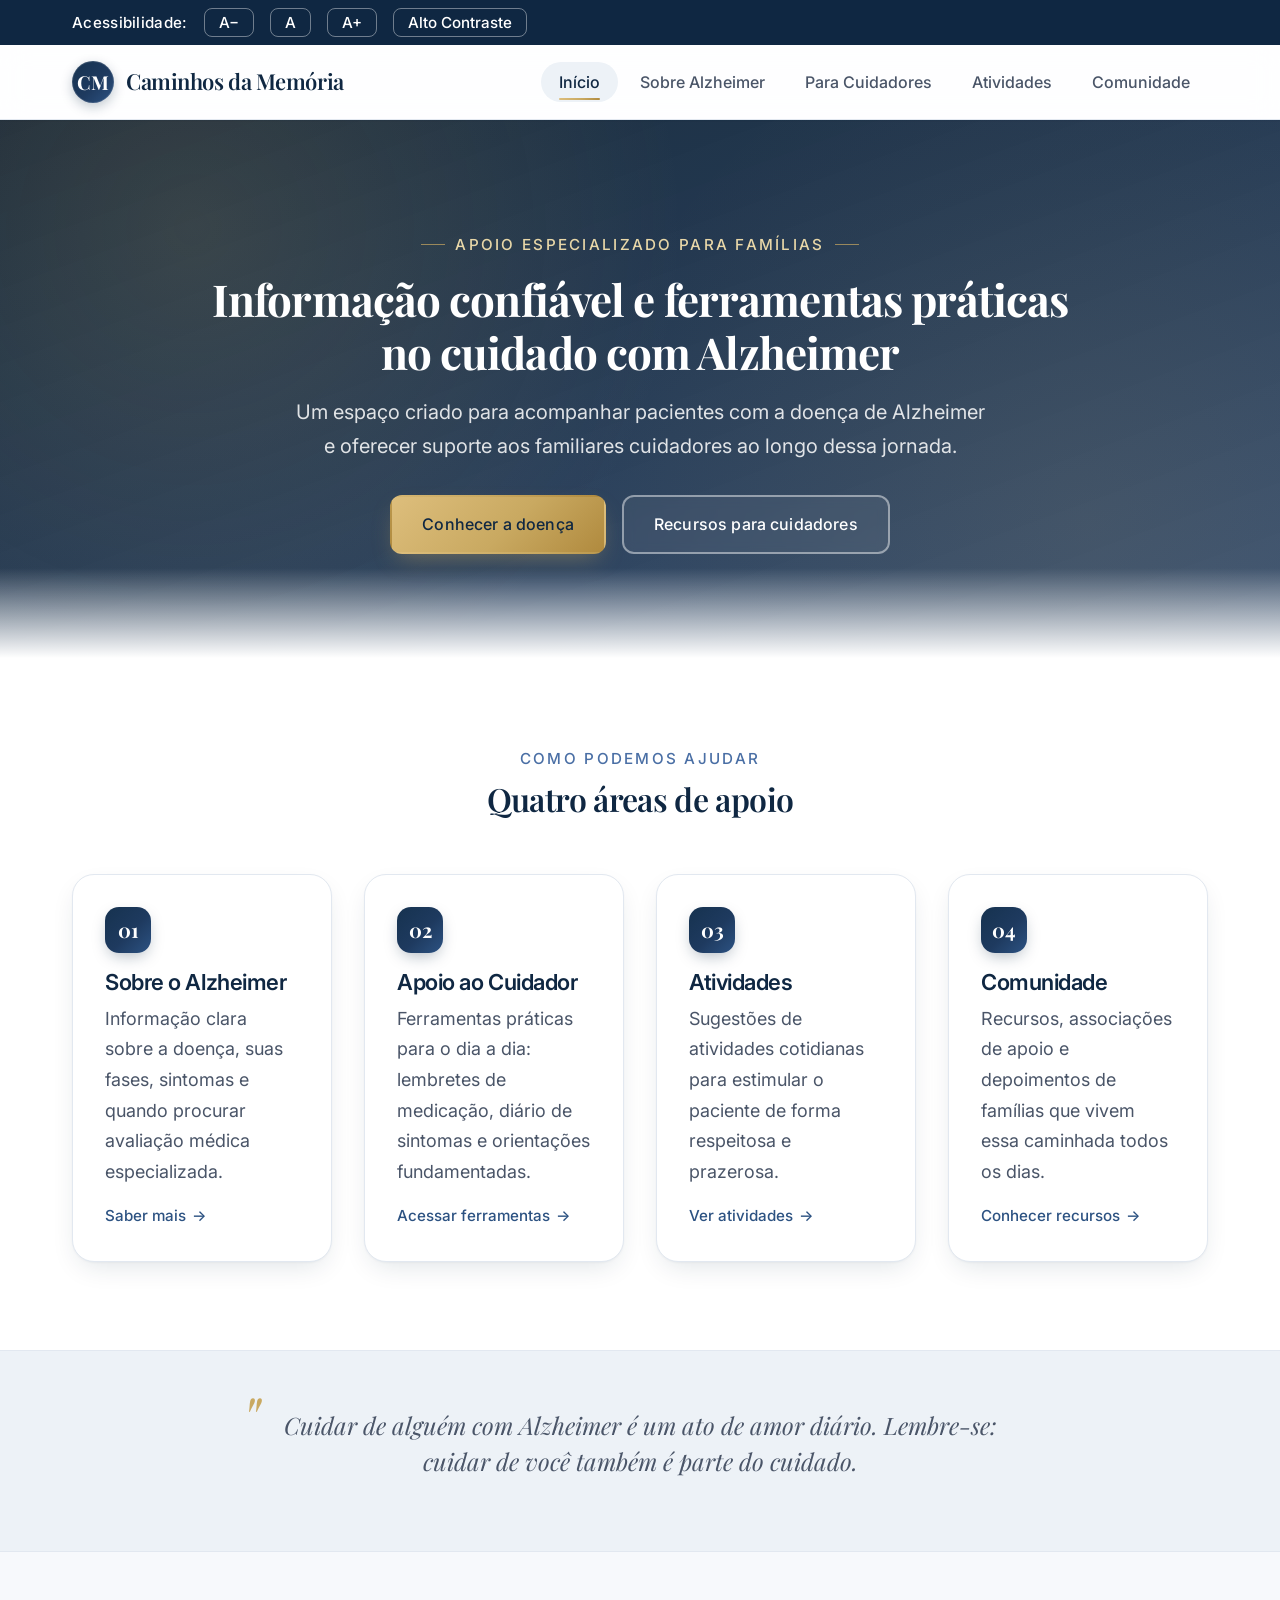
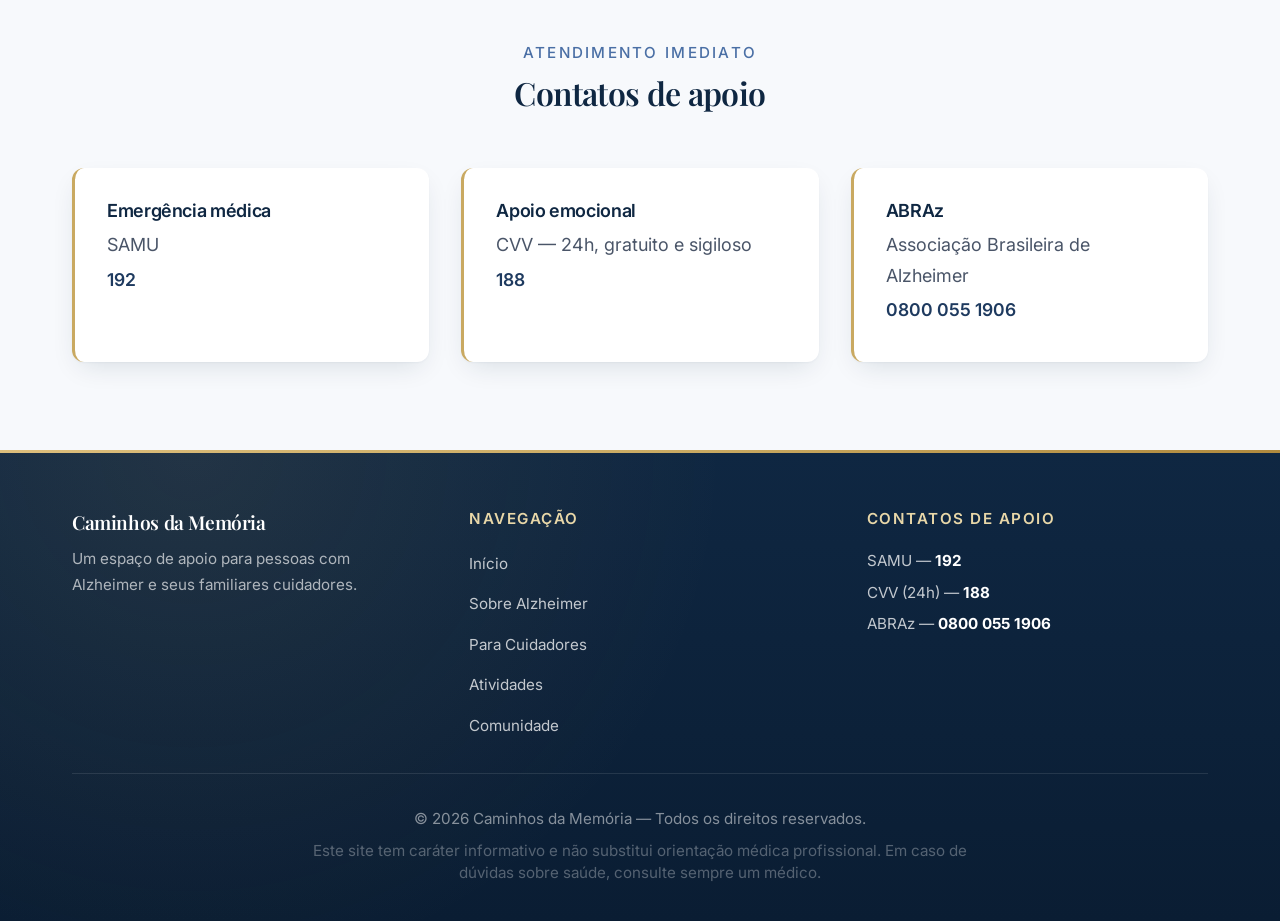
<file: index.html>
<!DOCTYPE html>
<html lang="pt-BR">
<head>
    <meta charset="UTF-8">
    <meta name="viewport" content="width=device-width, initial-scale=1.0">
    <meta name="description" content="Caminhos da Memória — apoio, informação e recursos para pessoas com Alzheimer e seus familiares cuidadores.">
    <title>Caminhos da Memória — Apoio para Alzheimer</title>
    <!-- PWA -->
    <link rel="manifest" href="manifest.json">
    <meta name="theme-color" content="#1E3A5F">
    <meta name="mobile-web-app-capable" content="yes">
    <meta name="apple-mobile-web-app-capable" content="yes">
    <meta name="apple-mobile-web-app-status-bar-style" content="black-translucent">
    <meta name="apple-mobile-web-app-title" content="Caminhos">
    <link rel="apple-touch-icon" href="icons/icon-192.png">
    <link rel="icon" type="image/png" sizes="192x192" href="icons/icon-192.png">
    <link rel="icon" type="image/svg+xml" href="icons/icon.svg">
    <link rel="stylesheet" href="css/style.css">
</head>
<body>
    <!-- Barra de acessibilidade -->
    <div class="accessibility-bar" role="region" aria-label="Controles de acessibilidade">
        <div class="container">
            <span class="accessibility-label">Acessibilidade:</span>
            <button id="font-decrease" aria-label="Diminuir fonte" class="accessibility-btn">A−</button>
            <button id="font-reset" aria-label="Tamanho normal" class="accessibility-btn">A</button>
            <button id="font-increase" aria-label="Aumentar fonte" class="accessibility-btn">A+</button>
            <button id="contrast-toggle" aria-label="Alto contraste" class="accessibility-btn">Alto Contraste</button>
        </div>
    </div>

    <!-- Cabeçalho -->
    <header class="header">
        <div class="container header-content">
            <a href="index.html" class="logo" aria-label="Caminhos da Memória - página inicial">
                <span class="logo-icon" aria-hidden="true">CM</span>
                <span class="logo-text">Caminhos da Memória</span>
            </a>
            <nav class="main-nav" aria-label="Navegação principal">
                <button class="menu-toggle" id="menuToggle" aria-expanded="false" aria-controls="mainMenu">
                    <span aria-hidden="true">☰</span>
                    <span class="sr-only">Abrir menu</span>
                </button>
                <ul class="menu" id="mainMenu">
                    <li><a href="index.html" class="active">Início</a></li>
                    <li><a href="pages/sobre-alzheimer.html">Sobre Alzheimer</a></li>
                    <li><a href="pages/cuidador.html">Para Cuidadores</a></li>
                    <li><a href="pages/atividades.html">Atividades</a></li>
                    <li><a href="pages/comunidade.html">Comunidade</a></li>
                </ul>
            </nav>
        </div>
    </header>

    <!-- Hero -->
    <section class="hero" aria-labelledby="hero-title">
        <div class="container">
            <span class="hero-eyebrow">Apoio especializado para famílias</span>
            <h1 id="hero-title">Informação confiável e ferramentas práticas no cuidado com Alzheimer</h1>
            <p class="hero-subtitle">
                Um espaço criado para acompanhar pacientes com a doença de Alzheimer
                e oferecer suporte aos familiares cuidadores ao longo dessa jornada.
            </p>
            <div class="hero-actions">
                <a href="pages/sobre-alzheimer.html" class="btn btn-primary">Conhecer a doença</a>
                <a href="pages/cuidador.html" class="btn btn-secondary">Recursos para cuidadores</a>
            </div>
        </div>
    </section>

    <!-- Seções principais -->
    <main id="main-content">
        <section class="features" aria-labelledby="features-title">
            <div class="container">
                <p class="section-eyebrow">Como podemos ajudar</p>
                <h2 id="features-title" class="section-title">Quatro áreas de apoio</h2>

                <div class="features-grid">
                    <article class="feature-card reveal reveal-delay-1">
                        <div class="feature-number" aria-hidden="true">01</div>
                        <h3>Sobre o Alzheimer</h3>
                        <p>
                            Informação clara sobre a doença, suas fases, sintomas
                            e quando procurar avaliação médica especializada.
                        </p>
                        <a href="pages/sobre-alzheimer.html" class="card-link">Saber mais</a>
                    </article>

                    <article class="feature-card reveal reveal-delay-2">
                        <div class="feature-number" aria-hidden="true">02</div>
                        <h3>Apoio ao Cuidador</h3>
                        <p>
                            Ferramentas práticas para o dia a dia: lembretes de medicação,
                            diário de sintomas e orientações fundamentadas.
                        </p>
                        <a href="pages/cuidador.html" class="card-link">Acessar ferramentas</a>
                    </article>

                    <article class="feature-card reveal reveal-delay-3">
                        <div class="feature-number" aria-hidden="true">03</div>
                        <h3>Atividades</h3>
                        <p>
                            Sugestões de atividades cotidianas para estimular o paciente
                            de forma respeitosa e prazerosa.
                        </p>
                        <a href="pages/atividades.html" class="card-link">Ver atividades</a>
                    </article>

                    <article class="feature-card reveal reveal-delay-4">
                        <div class="feature-number" aria-hidden="true">04</div>
                        <h3>Comunidade</h3>
                        <p>
                            Recursos, associações de apoio e depoimentos de famílias
                            que vivem essa caminhada todos os dias.
                        </p>
                        <a href="pages/comunidade.html" class="card-link">Conhecer recursos</a>
                    </article>
                </div>
            </div>
        </section>

        <!-- Frase de acolhimento -->
        <section class="quote-section" aria-label="Mensagem de acolhimento">
            <div class="container">
                <blockquote class="quote">
                    <p>
                        Cuidar de alguém com Alzheimer é um ato de amor diário.
                        Lembre-se: cuidar de você também é parte do cuidado.
                    </p>
                </blockquote>
            </div>
        </section>

        <!-- Recursos rápidos -->
        <section class="quick-help" aria-labelledby="quick-help-title">
            <div class="container">
                <p class="section-eyebrow">Atendimento imediato</p>
                <h2 id="quick-help-title" class="section-title">Contatos de apoio</h2>
                <div class="help-grid">
                    <div class="help-card">
                        <h3>Emergência médica</h3>
                        <p>SAMU</p>
                        <p><strong>192</strong></p>
                    </div>
                    <div class="help-card">
                        <h3>Apoio emocional</h3>
                        <p>CVV — 24h, gratuito e sigiloso</p>
                        <p><strong>188</strong></p>
                    </div>
                    <div class="help-card">
                        <h3>ABRAz</h3>
                        <p>Associação Brasileira de Alzheimer</p>
                        <p><strong>0800 055 1906</strong></p>
                    </div>
                </div>
            </div>
        </section>
    </main>

    <!-- Rodapé -->
    <footer class="footer">
        <div class="container">
            <div class="footer-grid">
                <div class="footer-brand">
                    <span class="logo-text">Caminhos da Memória</span>
                    <p>Um espaço de apoio para pessoas com Alzheimer e seus familiares cuidadores.</p>
                </div>
                <div class="footer-links">
                    <h4>Navegação</h4>
                    <ul>
                        <li><a href="index.html">Início</a></li>
                        <li><a href="pages/sobre-alzheimer.html">Sobre Alzheimer</a></li>
                        <li><a href="pages/cuidador.html">Para Cuidadores</a></li>
                        <li><a href="pages/atividades.html">Atividades</a></li>
                        <li><a href="pages/comunidade.html">Comunidade</a></li>
                    </ul>
                </div>
                <div class="footer-contact">
                    <h4>Contatos de apoio</h4>
                    <p>SAMU — <strong>192</strong></p>
                    <p>CVV (24h) — <strong>188</strong></p>
                    <p>ABRAz — <strong>0800 055 1906</strong></p>
                </div>
            </div>
            <div class="footer-bottom">
                <p>© <span id="ano-footer"></span> Caminhos da Memória — Todos os direitos reservados.</p>
                <p class="footer-note">
                    Este site tem caráter informativo e não substitui orientação médica profissional.
                    Em caso de dúvidas sobre saúde, consulte sempre um médico.
                </p>
            </div>
        </div>
    </footer>

    <script src="js/main.js"></script>
    <script>
        if ('serviceWorker' in navigator) {
            navigator.serviceWorker.register('/sw.js').catch(() => {});
        }
    </script>
</body>
</html>
</file>
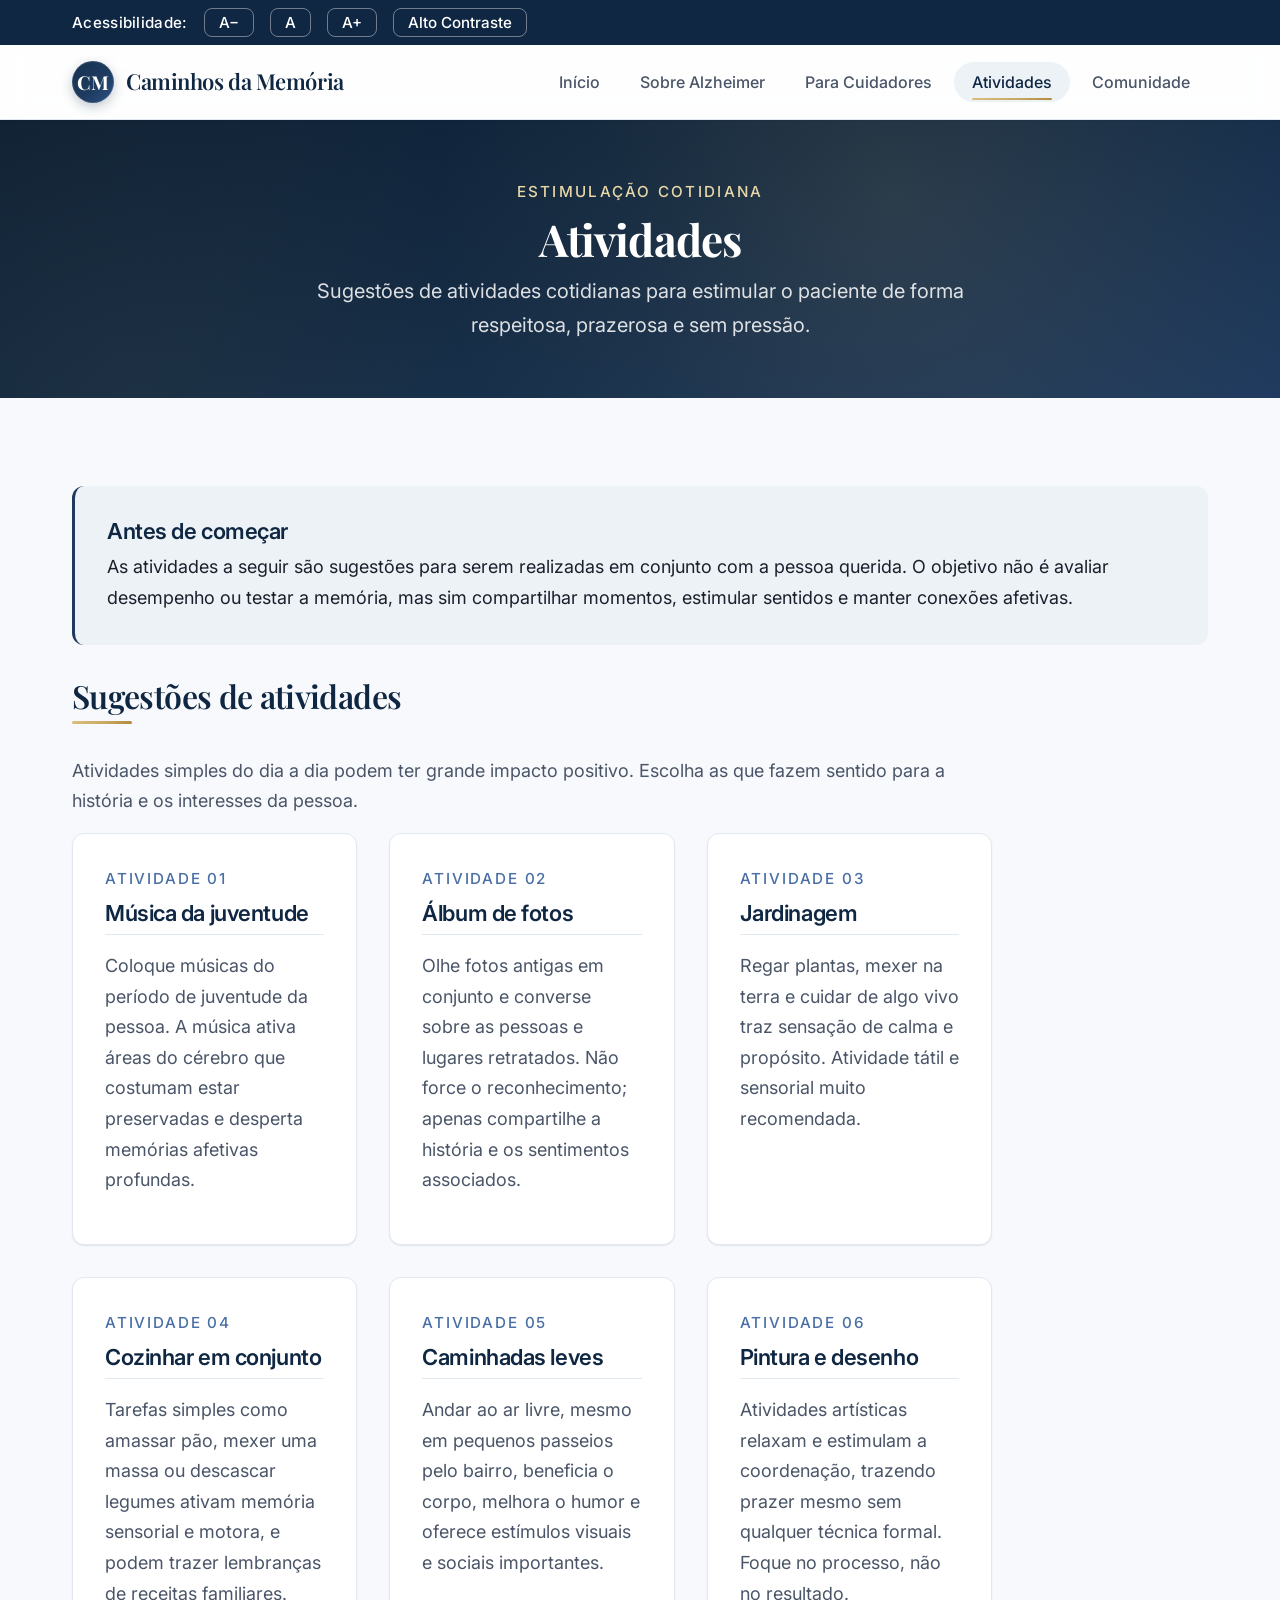
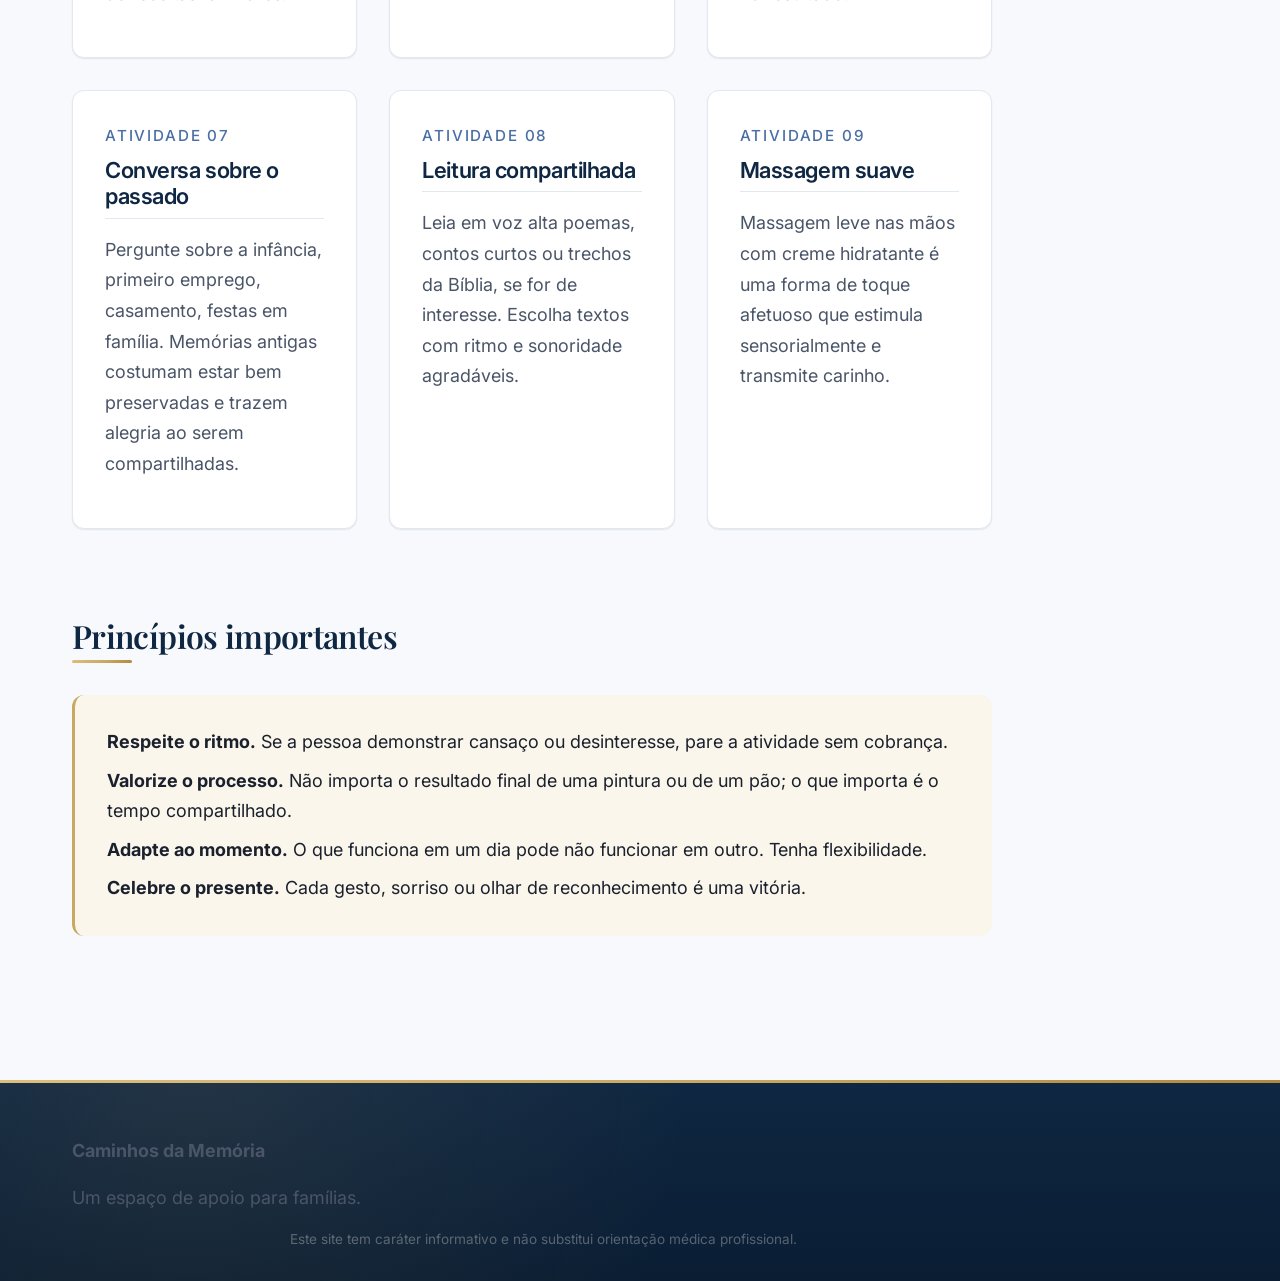
<file: atividades.html>
<!DOCTYPE html>
<html lang="pt-BR">
<head>
    <meta charset="UTF-8">
    <meta name="viewport" content="width=device-width, initial-scale=1.0">
    <meta name="description" content="Sugestões de atividades cotidianas para estimular pessoas com Alzheimer.">
    <title>Atividades — Caminhos da Memória</title>
    <link rel="stylesheet" href="../css/style.css">
    <link rel="stylesheet" href="../css/pages.css">
</head>
<body>
    <div class="accessibility-bar" role="region" aria-label="Controles de acessibilidade">
        <div class="container">
            <span class="accessibility-label">Acessibilidade:</span>
            <button id="font-decrease" aria-label="Diminuir fonte" class="accessibility-btn">A−</button>
            <button id="font-reset" aria-label="Tamanho normal" class="accessibility-btn">A</button>
            <button id="font-increase" aria-label="Aumentar fonte" class="accessibility-btn">A+</button>
            <button id="contrast-toggle" aria-label="Alto contraste" class="accessibility-btn">Alto Contraste</button>
        </div>
    </div>

    <header class="header">
        <div class="container header-content">
            <a href="../index.html" class="logo" aria-label="Caminhos da Memória - página inicial">
                <span class="logo-icon" aria-hidden="true">CM</span>
                <span class="logo-text">Caminhos da Memória</span>
            </a>
            <nav class="main-nav" aria-label="Navegação principal">
                <button class="menu-toggle" id="menuToggle" aria-expanded="false" aria-controls="mainMenu">
                    <span aria-hidden="true">☰</span>
                    <span class="sr-only">Abrir menu</span>
                </button>
                <ul class="menu" id="mainMenu">
                    <li><a href="../index.html">Início</a></li>
                    <li><a href="sobre-alzheimer.html">Sobre Alzheimer</a></li>
                    <li><a href="cuidador.html">Para Cuidadores</a></li>
                    <li><a href="atividades.html">Atividades</a></li>
                    <li><a href="comunidade.html">Comunidade</a></li>
                </ul>
            </nav>
        </div>
    </header>

    <section class="page-banner">
        <div class="container">
            <span class="page-banner-eyebrow">Estimulação cotidiana</span>
            <h1>Atividades</h1>
            <p class="page-subtitle">
                Sugestões de atividades cotidianas para estimular o paciente
                de forma respeitosa, prazerosa e sem pressão.
            </p>
        </div>
    </section>

    <main id="main-content" class="page-content">
        <div class="container">

            <div class="info-box">
                <h3>Antes de começar</h3>
                <p>
                    As atividades a seguir são sugestões para serem realizadas
                    em conjunto com a pessoa querida. O objetivo não é avaliar
                    desempenho ou testar a memória, mas sim compartilhar momentos,
                    estimular sentidos e manter conexões afetivas.
                </p>
            </div>

            <section class="content-section">
                <h2>Sugestões de atividades</h2>
                <p>
                    Atividades simples do dia a dia podem ter grande impacto positivo.
                    Escolha as que fazem sentido para a história e os interesses da pessoa.
                </p>

                <div class="sugestoes-grid">
                    <article class="sugestao-card">
                        <p class="dica-titulo">Atividade 01</p>
                        <h3>Música da juventude</h3>
                        <p>Coloque músicas do período de juventude da pessoa.
                            A música ativa áreas do cérebro que costumam estar
                            preservadas e desperta memórias afetivas profundas.</p>
                    </article>

                    <article class="sugestao-card">
                        <p class="dica-titulo">Atividade 02</p>
                        <h3>Álbum de fotos</h3>
                        <p>Olhe fotos antigas em conjunto e converse sobre as pessoas
                            e lugares retratados. Não force o reconhecimento; apenas
                            compartilhe a história e os sentimentos associados.</p>
                    </article>

                    <article class="sugestao-card">
                        <p class="dica-titulo">Atividade 03</p>
                        <h3>Jardinagem</h3>
                        <p>Regar plantas, mexer na terra e cuidar de algo vivo
                            traz sensação de calma e propósito. Atividade tátil
                            e sensorial muito recomendada.</p>
                    </article>

                    <article class="sugestao-card">
                        <p class="dica-titulo">Atividade 04</p>
                        <h3>Cozinhar em conjunto</h3>
                        <p>Tarefas simples como amassar pão, mexer uma massa ou
                            descascar legumes ativam memória sensorial e motora,
                            e podem trazer lembranças de receitas familiares.</p>
                    </article>

                    <article class="sugestao-card">
                        <p class="dica-titulo">Atividade 05</p>
                        <h3>Caminhadas leves</h3>
                        <p>Andar ao ar livre, mesmo em pequenos passeios pelo bairro,
                            beneficia o corpo, melhora o humor e oferece estímulos
                            visuais e sociais importantes.</p>
                    </article>

                    <article class="sugestao-card">
                        <p class="dica-titulo">Atividade 06</p>
                        <h3>Pintura e desenho</h3>
                        <p>Atividades artísticas relaxam e estimulam a coordenação,
                            trazendo prazer mesmo sem qualquer técnica formal.
                            Foque no processo, não no resultado.</p>
                    </article>

                    <article class="sugestao-card">
                        <p class="dica-titulo">Atividade 07</p>
                        <h3>Conversa sobre o passado</h3>
                        <p>Pergunte sobre a infância, primeiro emprego, casamento,
                            festas em família. Memórias antigas costumam estar
                            bem preservadas e trazem alegria ao serem compartilhadas.</p>
                    </article>

                    <article class="sugestao-card">
                        <p class="dica-titulo">Atividade 08</p>
                        <h3>Leitura compartilhada</h3>
                        <p>Leia em voz alta poemas, contos curtos ou trechos da Bíblia,
                            se for de interesse. Escolha textos com ritmo e
                            sonoridade agradáveis.</p>
                    </article>

                    <article class="sugestao-card">
                        <p class="dica-titulo">Atividade 09</p>
                        <h3>Massagem suave</h3>
                        <p>Massagem leve nas mãos com creme hidratante é uma forma
                            de toque afetuoso que estimula sensorialmente e
                            transmite carinho.</p>
                    </article>
                </div>
            </section>

            <section class="content-section">
                <h2>Princípios importantes</h2>
                <div class="info-box info-box-warm">
                    <p><strong>Respeite o ritmo.</strong> Se a pessoa demonstrar cansaço
                        ou desinteresse, pare a atividade sem cobrança.</p>
                    <p><strong>Valorize o processo.</strong> Não importa o resultado final
                        de uma pintura ou de um pão; o que importa é o tempo compartilhado.</p>
                    <p><strong>Adapte ao momento.</strong> O que funciona em um dia
                        pode não funcionar em outro. Tenha flexibilidade.</p>
                    <p><strong>Celebre o presente.</strong> Cada gesto, sorriso ou olhar
                        de reconhecimento é uma vitória.</p>
                </div>
            </section>

        </div>
    </main>

    <footer class="footer">
        <div class="container">
            <p><strong>Caminhos da Memória</strong></p>
            <p>Um espaço de apoio para famílias.</p>
            <p class="footer-note">
                Este site tem caráter informativo e não substitui orientação médica profissional.
            </p>
        </div>
    </footer>

    <script src="../js/main.js"></script>
</body>
</html>
</file>
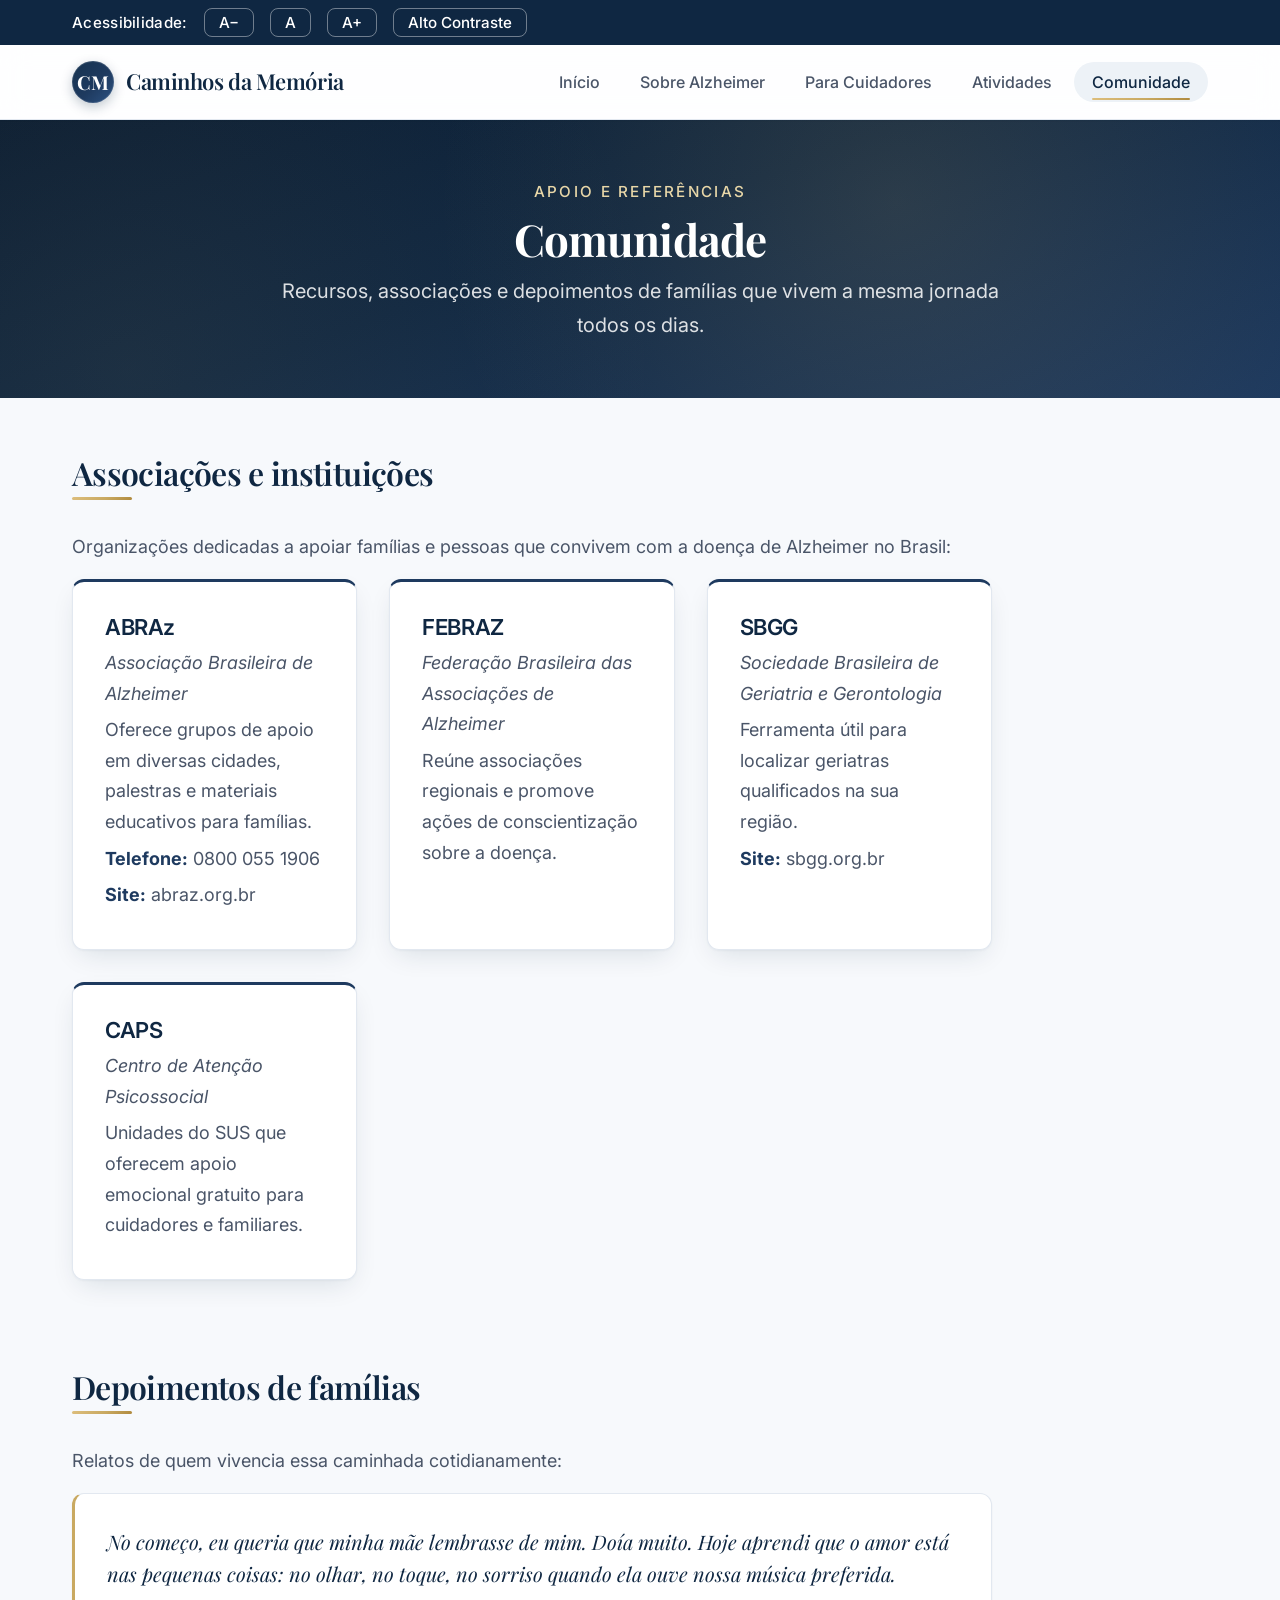
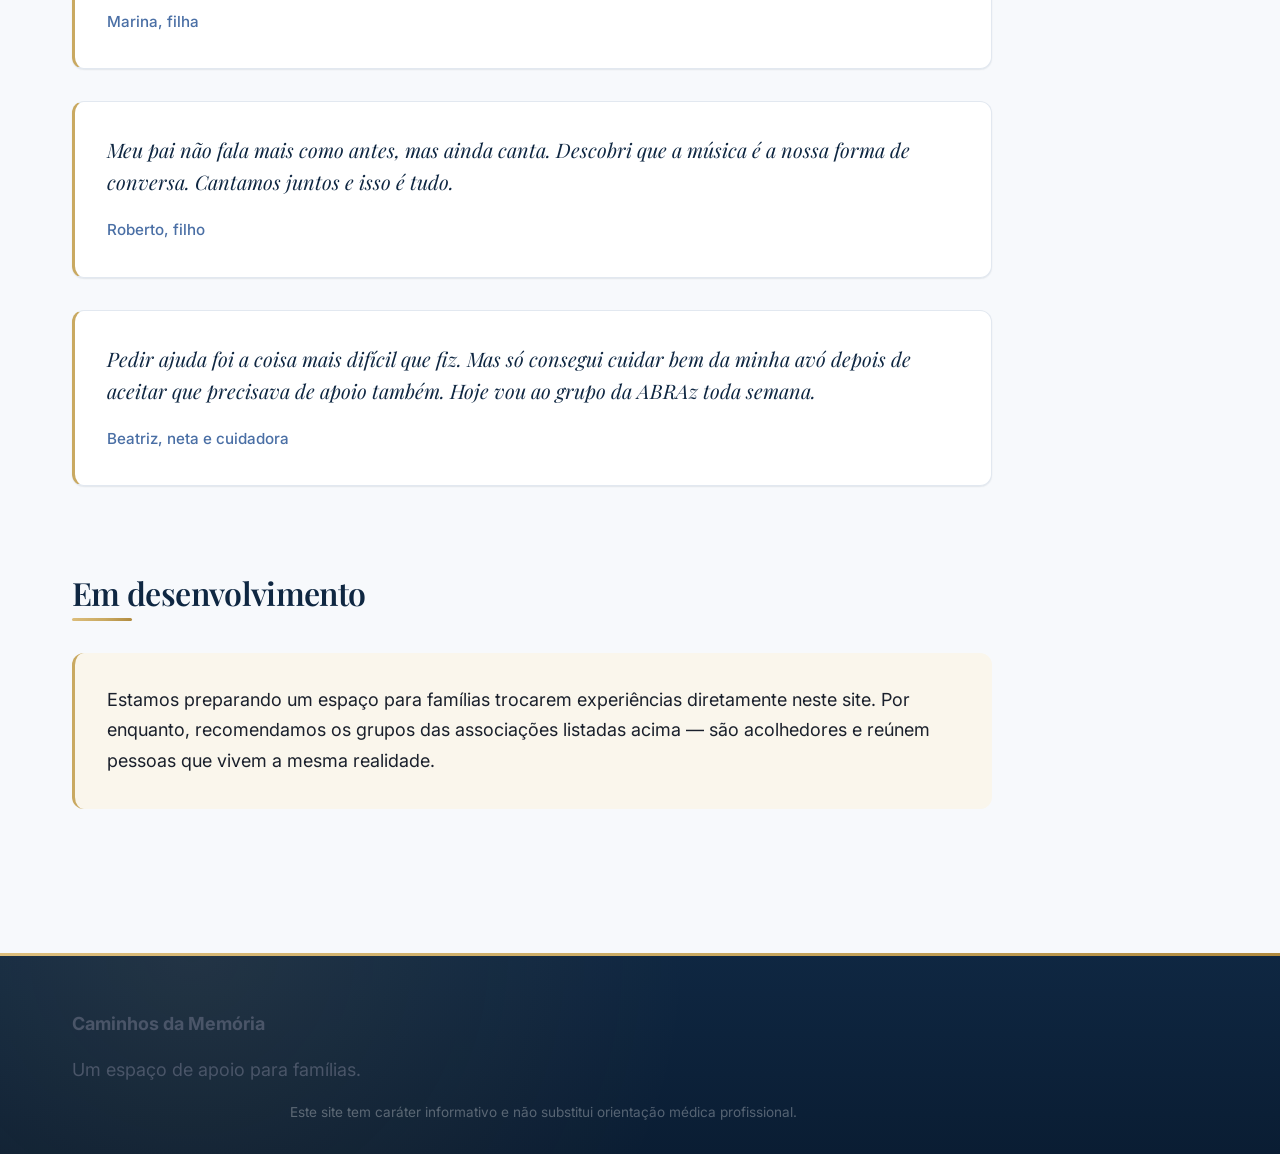
<file: comunidade.html>
<!DOCTYPE html>
<html lang="pt-BR">
<head>
    <meta charset="UTF-8">
    <meta name="viewport" content="width=device-width, initial-scale=1.0">
    <meta name="description" content="Recursos de apoio e associações para familiares de pessoas com Alzheimer.">
    <title>Comunidade — Caminhos da Memória</title>
    <link rel="stylesheet" href="../css/style.css">
    <link rel="stylesheet" href="../css/pages.css">
</head>
<body>
    <div class="accessibility-bar" role="region" aria-label="Controles de acessibilidade">
        <div class="container">
            <span class="accessibility-label">Acessibilidade:</span>
            <button id="font-decrease" aria-label="Diminuir fonte" class="accessibility-btn">A−</button>
            <button id="font-reset" aria-label="Tamanho normal" class="accessibility-btn">A</button>
            <button id="font-increase" aria-label="Aumentar fonte" class="accessibility-btn">A+</button>
            <button id="contrast-toggle" aria-label="Alto contraste" class="accessibility-btn">Alto Contraste</button>
        </div>
    </div>

    <header class="header">
        <div class="container header-content">
            <a href="../index.html" class="logo" aria-label="Caminhos da Memória - página inicial">
                <span class="logo-icon" aria-hidden="true">CM</span>
                <span class="logo-text">Caminhos da Memória</span>
            </a>
            <nav class="main-nav" aria-label="Navegação principal">
                <button class="menu-toggle" id="menuToggle" aria-expanded="false" aria-controls="mainMenu">
                    <span aria-hidden="true">☰</span>
                    <span class="sr-only">Abrir menu</span>
                </button>
                <ul class="menu" id="mainMenu">
                    <li><a href="../index.html">Início</a></li>
                    <li><a href="sobre-alzheimer.html">Sobre Alzheimer</a></li>
                    <li><a href="cuidador.html">Para Cuidadores</a></li>
                    <li><a href="atividades.html">Atividades</a></li>
                    <li><a href="comunidade.html">Comunidade</a></li>
                </ul>
            </nav>
        </div>
    </header>

    <section class="page-banner">
        <div class="container">
            <span class="page-banner-eyebrow">Apoio e referências</span>
            <h1>Comunidade</h1>
            <p class="page-subtitle">
                Recursos, associações e depoimentos de famílias que vivem
                a mesma jornada todos os dias.
            </p>
        </div>
    </section>

    <main id="main-content" class="page-content">
        <div class="container">

            <section class="content-section">
                <h2>Associações e instituições</h2>
                <p>
                    Organizações dedicadas a apoiar famílias e pessoas que convivem
                    com a doença de Alzheimer no Brasil:
                </p>

                <div class="recursos-grid">
                    <article class="recurso-card">
                        <h3>ABRAz</h3>
                        <p><em>Associação Brasileira de Alzheimer</em></p>
                        <p>Oferece grupos de apoio em diversas cidades, palestras
                            e materiais educativos para famílias.</p>
                        <p><strong>Telefone:</strong> 0800 055 1906</p>
                        <p><strong>Site:</strong> abraz.org.br</p>
                    </article>

                    <article class="recurso-card">
                        <h3>FEBRAZ</h3>
                        <p><em>Federação Brasileira das Associações de Alzheimer</em></p>
                        <p>Reúne associações regionais e promove ações
                            de conscientização sobre a doença.</p>
                    </article>

                    <article class="recurso-card">
                        <h3>SBGG</h3>
                        <p><em>Sociedade Brasileira de Geriatria e Gerontologia</em></p>
                        <p>Ferramenta útil para localizar geriatras qualificados
                            na sua região.</p>
                        <p><strong>Site:</strong> sbgg.org.br</p>
                    </article>

                    <article class="recurso-card">
                        <h3>CAPS</h3>
                        <p><em>Centro de Atenção Psicossocial</em></p>
                        <p>Unidades do SUS que oferecem apoio emocional
                            gratuito para cuidadores e familiares.</p>
                    </article>
                </div>
            </section>

            <section class="content-section">
                <h2>Depoimentos de famílias</h2>
                <p>Relatos de quem vivencia essa caminhada cotidianamente:</p>

                <blockquote class="depoimento">
                    <p>
                        No começo, eu queria que minha mãe lembrasse de mim. Doía muito.
                        Hoje aprendi que o amor está nas pequenas coisas: no olhar,
                        no toque, no sorriso quando ela ouve nossa música preferida.
                    </p>
                    <cite>Marina, filha</cite>
                </blockquote>

                <blockquote class="depoimento">
                    <p>
                        Meu pai não fala mais como antes, mas ainda canta. Descobri que
                        a música é a nossa forma de conversa. Cantamos juntos e isso é tudo.
                    </p>
                    <cite>Roberto, filho</cite>
                </blockquote>

                <blockquote class="depoimento">
                    <p>
                        Pedir ajuda foi a coisa mais difícil que fiz. Mas só consegui
                        cuidar bem da minha avó depois de aceitar que precisava de apoio
                        também. Hoje vou ao grupo da ABRAz toda semana.
                    </p>
                    <cite>Beatriz, neta e cuidadora</cite>
                </blockquote>
            </section>

            <section class="content-section">
                <h2>Em desenvolvimento</h2>
                <div class="info-box info-box-warm">
                    <p>
                        Estamos preparando um espaço para famílias trocarem experiências
                        diretamente neste site. Por enquanto, recomendamos os grupos
                        das associações listadas acima — são acolhedores e
                        reúnem pessoas que vivem a mesma realidade.
                    </p>
                </div>
            </section>

        </div>
    </main>

    <footer class="footer">
        <div class="container">
            <p><strong>Caminhos da Memória</strong></p>
            <p>Um espaço de apoio para famílias.</p>
            <p class="footer-note">
                Este site tem caráter informativo e não substitui orientação médica profissional.
            </p>
        </div>
    </footer>

    <script src="../js/main.js"></script>
</body>
</html>
</file>
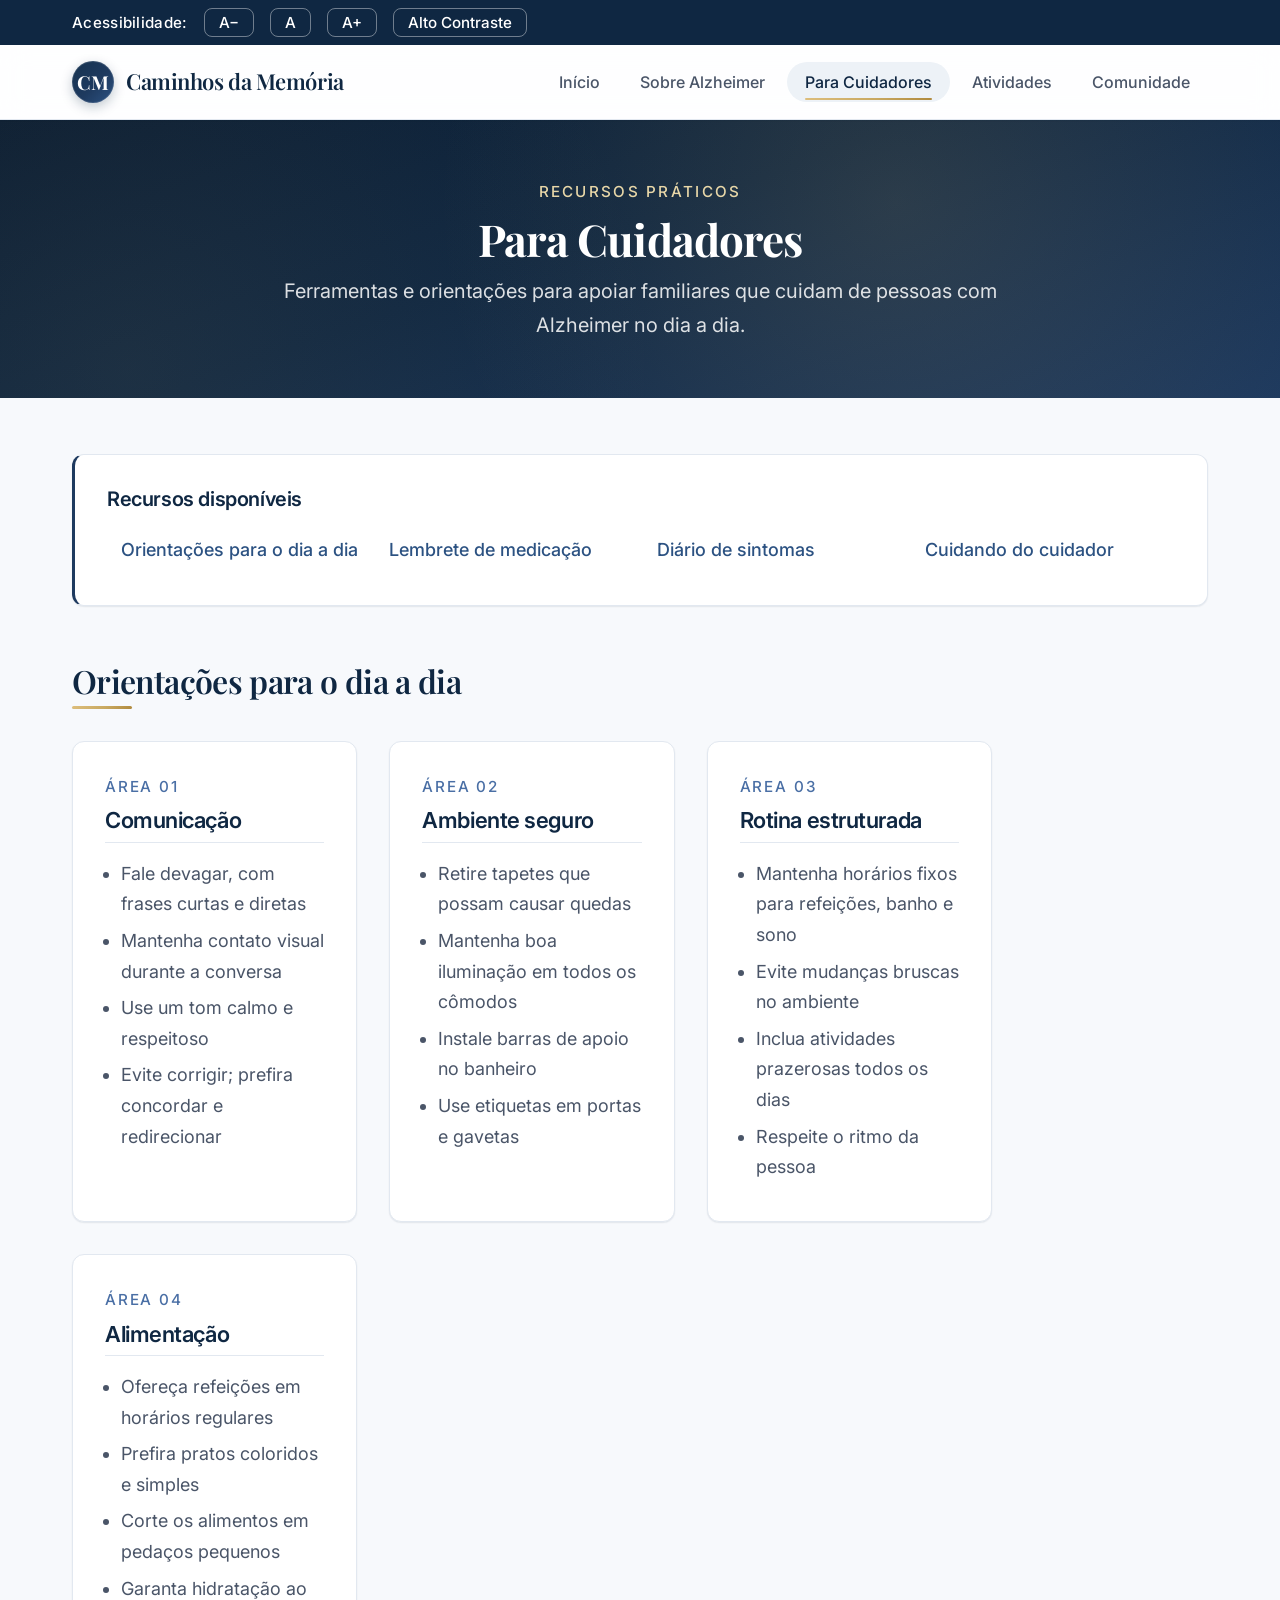
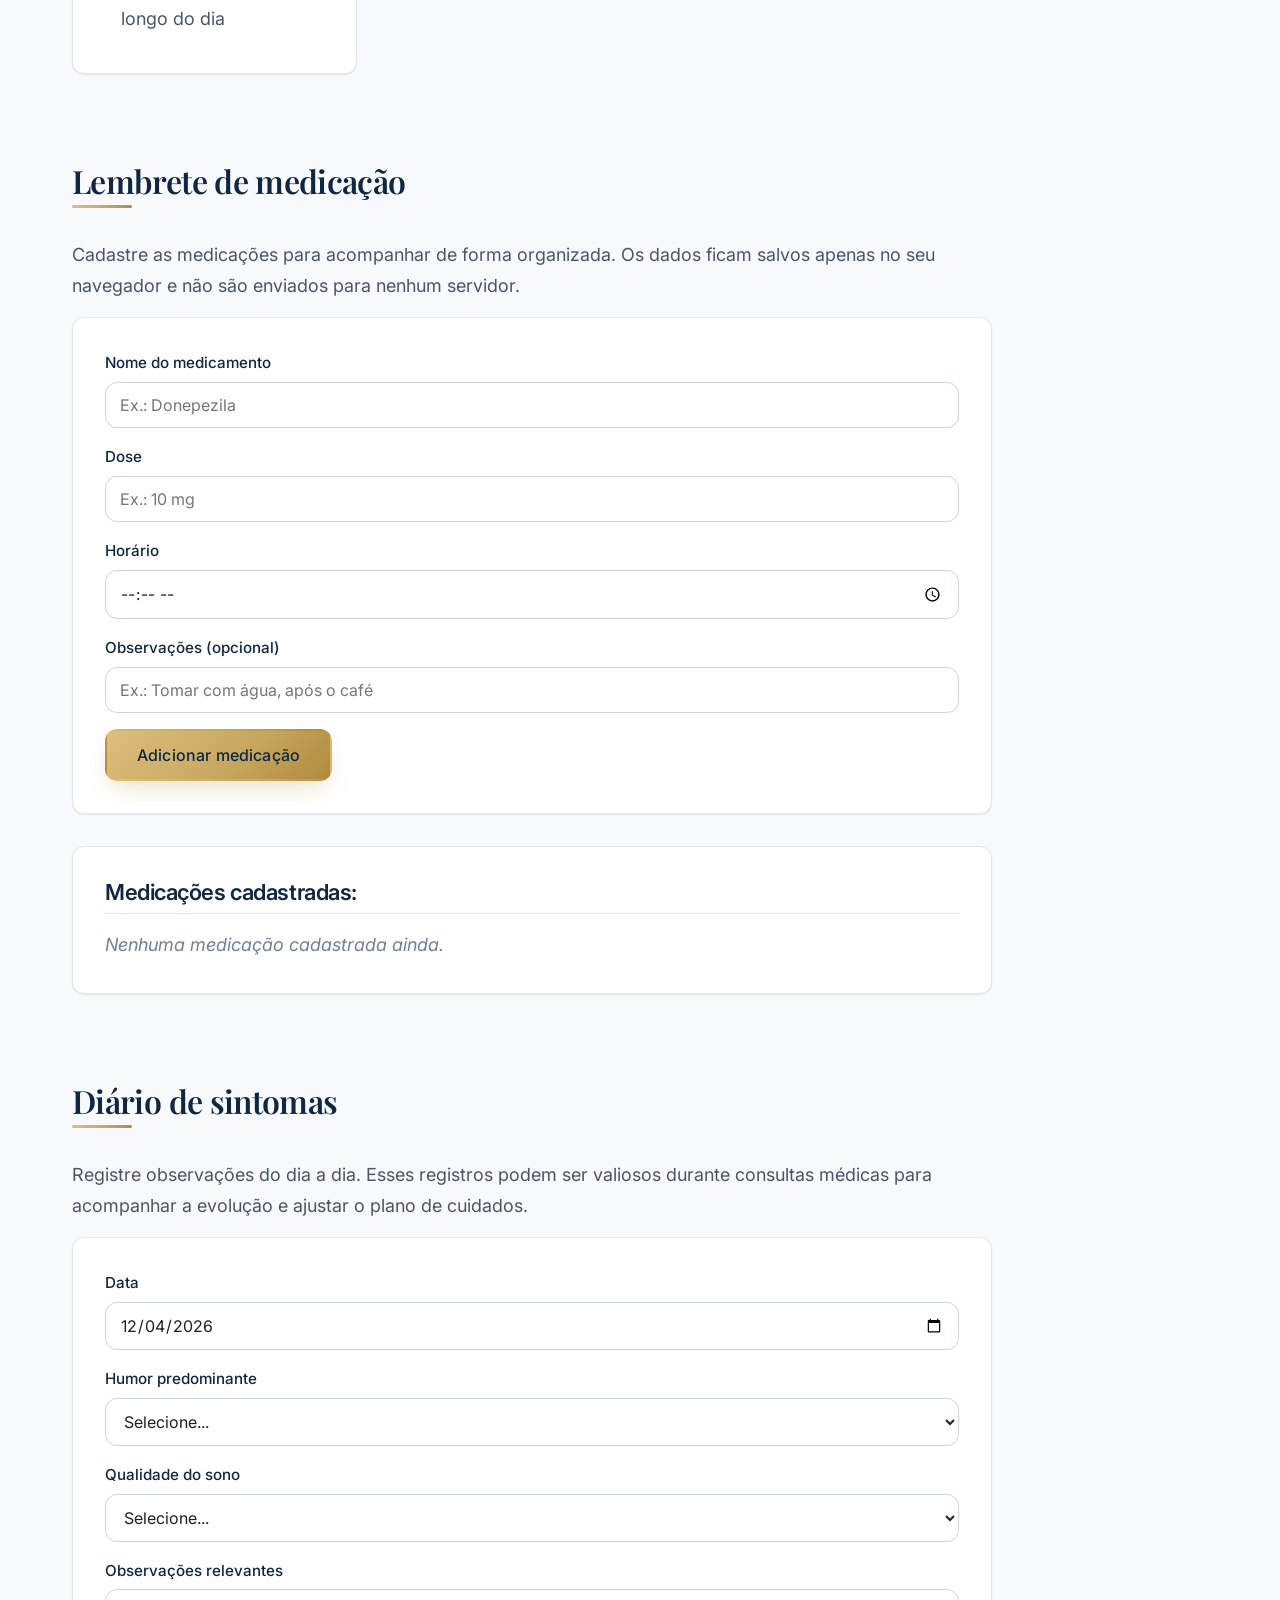
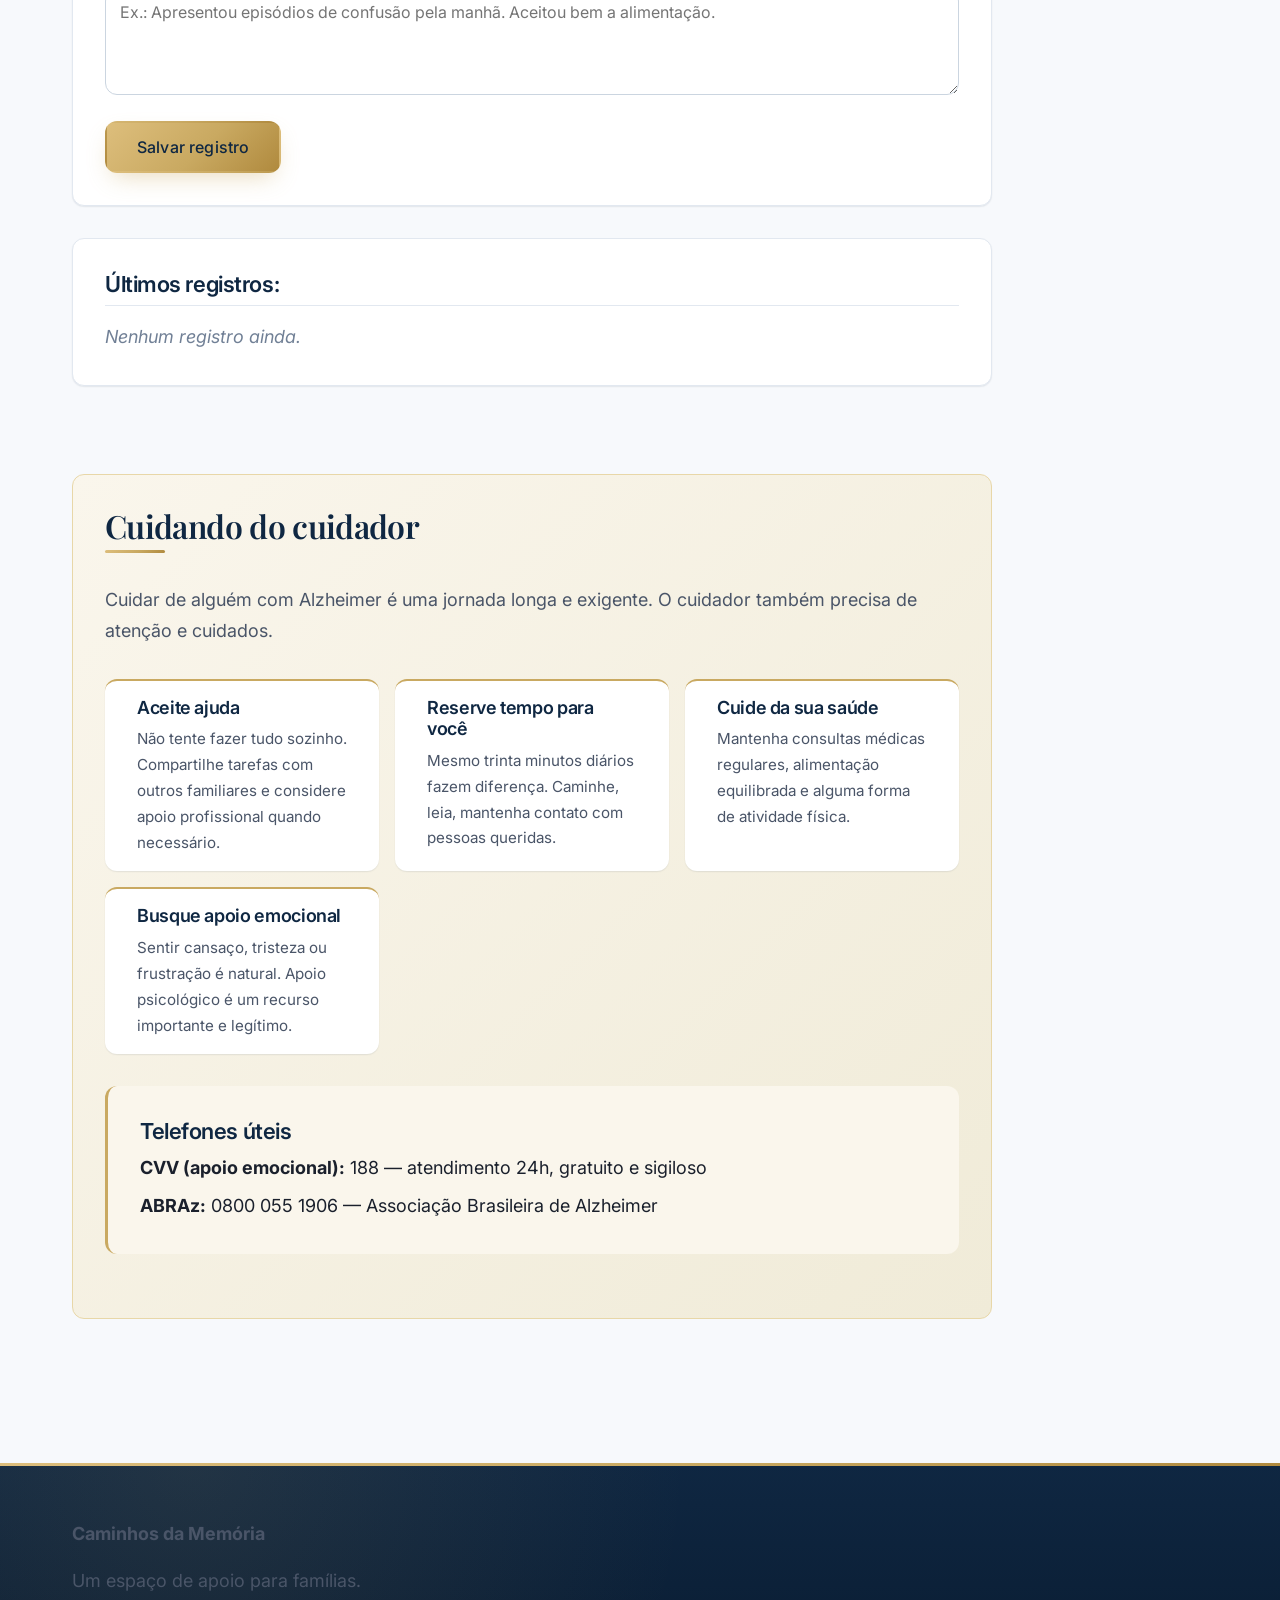
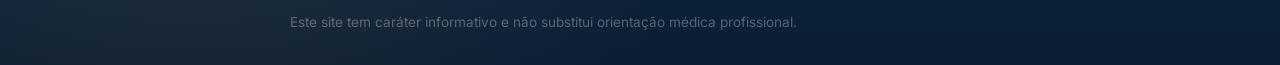
<file: cuidador.html>
<!DOCTYPE html>
<html lang="pt-BR">
<head>
    <meta charset="UTF-8">
    <meta name="viewport" content="width=device-width, initial-scale=1.0">
    <meta name="description" content="Ferramentas e orientações para familiares que cuidam de pessoas com Alzheimer.">
    <title>Para Cuidadores — Caminhos da Memória</title>
    <link rel="stylesheet" href="../css/style.css">
    <link rel="stylesheet" href="../css/pages.css">
</head>
<body>
    <div class="accessibility-bar" role="region" aria-label="Controles de acessibilidade">
        <div class="container">
            <span class="accessibility-label">Acessibilidade:</span>
            <button id="font-decrease" aria-label="Diminuir fonte" class="accessibility-btn">A−</button>
            <button id="font-reset" aria-label="Tamanho normal" class="accessibility-btn">A</button>
            <button id="font-increase" aria-label="Aumentar fonte" class="accessibility-btn">A+</button>
            <button id="contrast-toggle" aria-label="Alto contraste" class="accessibility-btn">Alto Contraste</button>
        </div>
    </div>

    <header class="header">
        <div class="container header-content">
            <a href="../index.html" class="logo" aria-label="Caminhos da Memória - página inicial">
                <span class="logo-icon" aria-hidden="true">CM</span>
                <span class="logo-text">Caminhos da Memória</span>
            </a>
            <nav class="main-nav" aria-label="Navegação principal">
                <button class="menu-toggle" id="menuToggle" aria-expanded="false" aria-controls="mainMenu">
                    <span aria-hidden="true">☰</span>
                    <span class="sr-only">Abrir menu</span>
                </button>
                <ul class="menu" id="mainMenu">
                    <li><a href="../index.html">Início</a></li>
                    <li><a href="sobre-alzheimer.html">Sobre Alzheimer</a></li>
                    <li><a href="cuidador.html">Para Cuidadores</a></li>
                    <li><a href="atividades.html">Atividades</a></li>
                    <li><a href="comunidade.html">Comunidade</a></li>
                </ul>
            </nav>
        </div>
    </header>

    <section class="page-banner">
        <div class="container">
            <span class="page-banner-eyebrow">Recursos práticos</span>
            <h1>Para Cuidadores</h1>
            <p class="page-subtitle">
                Ferramentas e orientações para apoiar familiares que cuidam
                de pessoas com Alzheimer no dia a dia.
            </p>
        </div>
    </section>

    <main id="main-content" class="page-content">
        <div class="container">

            <nav class="page-toc" aria-label="Sumário desta página">
                <h2>Recursos disponíveis</h2>
                <ul>
                    <li><a href="#dicas">Orientações para o dia a dia</a></li>
                    <li><a href="#medicacao">Lembrete de medicação</a></li>
                    <li><a href="#diario">Diário de sintomas</a></li>
                    <li><a href="#autocuidado">Cuidando do cuidador</a></li>
                </ul>
            </nav>

            <!-- Dicas -->
            <section id="dicas" class="content-section">
                <h2>Orientações para o dia a dia</h2>

                <div class="dicas-grid">
                    <article class="dica-card">
                        <p class="dica-titulo">Área 01</p>
                        <h3>Comunicação</h3>
                        <ul>
                            <li>Fale devagar, com frases curtas e diretas</li>
                            <li>Mantenha contato visual durante a conversa</li>
                            <li>Use um tom calmo e respeitoso</li>
                            <li>Evite corrigir; prefira concordar e redirecionar</li>
                        </ul>
                    </article>

                    <article class="dica-card">
                        <p class="dica-titulo">Área 02</p>
                        <h3>Ambiente seguro</h3>
                        <ul>
                            <li>Retire tapetes que possam causar quedas</li>
                            <li>Mantenha boa iluminação em todos os cômodos</li>
                            <li>Instale barras de apoio no banheiro</li>
                            <li>Use etiquetas em portas e gavetas</li>
                        </ul>
                    </article>

                    <article class="dica-card">
                        <p class="dica-titulo">Área 03</p>
                        <h3>Rotina estruturada</h3>
                        <ul>
                            <li>Mantenha horários fixos para refeições, banho e sono</li>
                            <li>Evite mudanças bruscas no ambiente</li>
                            <li>Inclua atividades prazerosas todos os dias</li>
                            <li>Respeite o ritmo da pessoa</li>
                        </ul>
                    </article>

                    <article class="dica-card">
                        <p class="dica-titulo">Área 04</p>
                        <h3>Alimentação</h3>
                        <ul>
                            <li>Ofereça refeições em horários regulares</li>
                            <li>Prefira pratos coloridos e simples</li>
                            <li>Corte os alimentos em pedaços pequenos</li>
                            <li>Garanta hidratação ao longo do dia</li>
                        </ul>
                    </article>
                </div>
            </section>

            <!-- Lembrete de medicação -->
            <section id="medicacao" class="content-section">
                <h2>Lembrete de medicação</h2>
                <p>
                    Cadastre as medicações para acompanhar de forma organizada.
                    Os dados ficam salvos apenas no seu navegador e não são enviados
                    para nenhum servidor.
                </p>

                <form id="form-medicacao" class="formulario">
                    <div class="form-row">
                        <label for="med-nome">Nome do medicamento</label>
                        <input type="text" id="med-nome" required placeholder="Ex.: Donepezila">
                    </div>
                    <div class="form-row">
                        <label for="med-dose">Dose</label>
                        <input type="text" id="med-dose" required placeholder="Ex.: 10 mg">
                    </div>
                    <div class="form-row">
                        <label for="med-horario">Horário</label>
                        <input type="time" id="med-horario" required>
                    </div>
                    <div class="form-row">
                        <label for="med-obs">Observações (opcional)</label>
                        <input type="text" id="med-obs" placeholder="Ex.: Tomar com água, após o café">
                    </div>
                    <button type="submit" class="btn btn-primary">Adicionar medicação</button>
                </form>

                <div id="lista-medicacoes" class="lista-itens" aria-live="polite">
                    <h3>Medicações cadastradas</h3>
                    <p class="vazio-msg">Nenhuma medicação cadastrada ainda.</p>
                </div>
            </section>

            <!-- Diário de sintomas -->
            <section id="diario" class="content-section">
                <h2>Diário de sintomas</h2>
                <p>
                    Registre observações do dia a dia. Esses registros podem ser
                    valiosos durante consultas médicas para acompanhar a evolução
                    e ajustar o plano de cuidados.
                </p>

                <form id="form-diario" class="formulario">
                    <div class="form-row">
                        <label for="diario-data">Data</label>
                        <input type="date" id="diario-data" required>
                    </div>
                    <div class="form-row">
                        <label for="diario-humor">Humor predominante</label>
                        <select id="diario-humor" required>
                            <option value="">Selecione...</option>
                            <option value="Bom">Bom — calmo e tranquilo</option>
                            <option value="Normal">Normal — sem alterações significativas</option>
                            <option value="Agitado">Agitado ou ansioso</option>
                            <option value="Triste">Retraído ou triste</option>
                            <option value="Irritado">Irritado ou impaciente</option>
                        </select>
                    </div>
                    <div class="form-row">
                        <label for="diario-sono">Qualidade do sono</label>
                        <select id="diario-sono" required>
                            <option value="">Selecione...</option>
                            <option value="Bom">Dormiu bem durante a noite</option>
                            <option value="Regular">Acordou algumas vezes</option>
                            <option value="Ruim">Sono fragmentado ou agitado</option>
                        </select>
                    </div>
                    <div class="form-row">
                        <label for="diario-obs">Observações relevantes</label>
                        <textarea id="diario-obs" rows="4" placeholder="Ex.: Apresentou episódios de confusão pela manhã. Aceitou bem a alimentação."></textarea>
                    </div>
                    <button type="submit" class="btn btn-primary">Salvar registro</button>
                </form>

                <div id="lista-diario" class="lista-itens" aria-live="polite">
                    <h3>Últimos registros</h3>
                    <p class="vazio-msg">Nenhum registro ainda.</p>
                </div>
            </section>

            <!-- Autocuidado -->
            <section id="autocuidado" class="content-section autocuidado">
                <h2>Cuidando do cuidador</h2>
                <p>
                    Cuidar de alguém com Alzheimer é uma jornada longa e exigente.
                    O cuidador também precisa de atenção e cuidados.
                </p>

                <div class="autocuidado-grid">
                    <div class="ac-item">
                        <h3>Aceite ajuda</h3>
                        <p>Não tente fazer tudo sozinho. Compartilhe tarefas com outros familiares
                            e considere apoio profissional quando necessário.</p>
                    </div>
                    <div class="ac-item">
                        <h3>Reserve tempo para você</h3>
                        <p>Mesmo trinta minutos diários fazem diferença. Caminhe, leia,
                            mantenha contato com pessoas queridas.</p>
                    </div>
                    <div class="ac-item">
                        <h3>Cuide da sua saúde</h3>
                        <p>Mantenha consultas médicas regulares, alimentação equilibrada
                            e alguma forma de atividade física.</p>
                    </div>
                    <div class="ac-item">
                        <h3>Busque apoio emocional</h3>
                        <p>Sentir cansaço, tristeza ou frustração é natural. Apoio psicológico
                            é um recurso importante e legítimo.</p>
                    </div>
                </div>

                <div class="info-box info-box-warm">
                    <h3>Telefones úteis</h3>
                    <p><strong>CVV (apoio emocional):</strong> 188 — atendimento 24h, gratuito e sigiloso</p>
                    <p><strong>ABRAz:</strong> 0800 055 1906 — Associação Brasileira de Alzheimer</p>
                </div>
            </section>

        </div>
    </main>

    <footer class="footer">
        <div class="container">
            <p><strong>Caminhos da Memória</strong></p>
            <p>Um espaço de apoio para famílias.</p>
            <p class="footer-note">
                Este site tem caráter informativo e não substitui orientação médica profissional.
            </p>
        </div>
    </footer>

    <script src="../js/main.js"></script>
    <script src="../js/cuidador.js"></script>
</body>
</html>
</file>
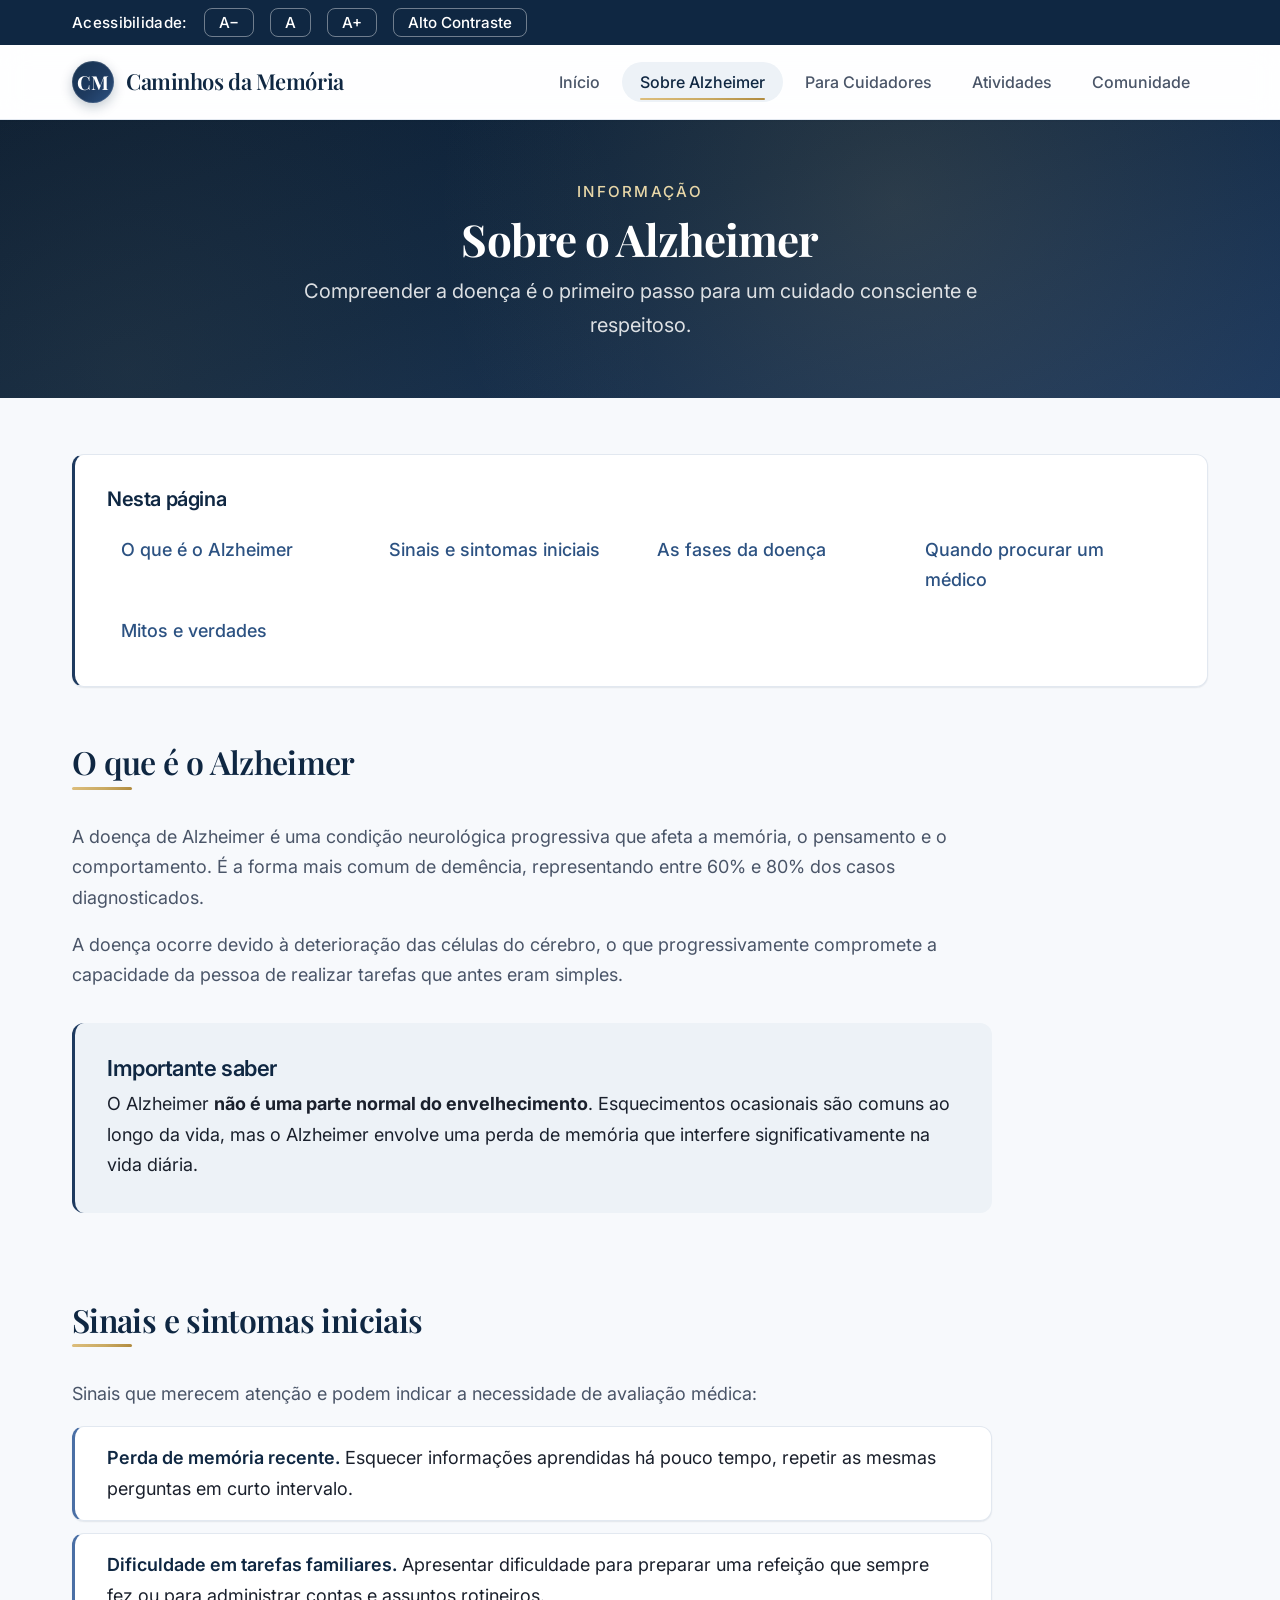
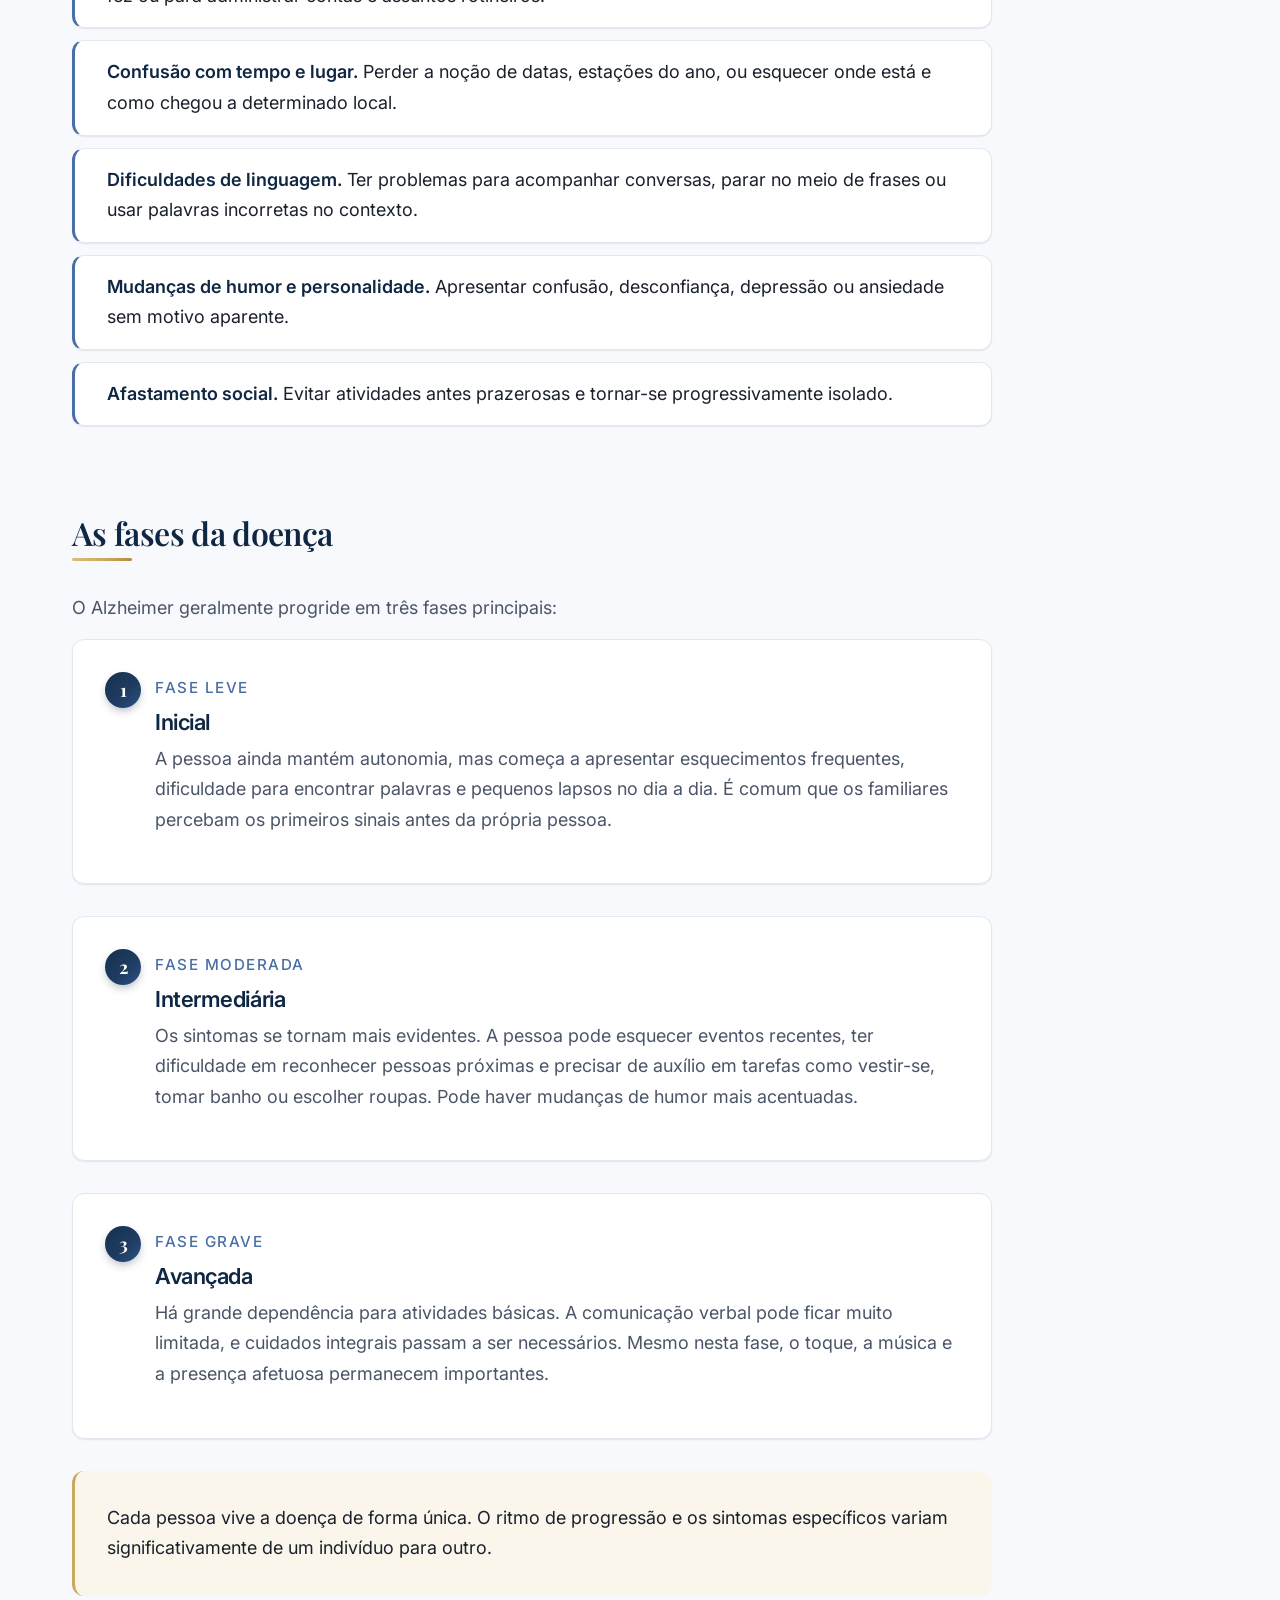
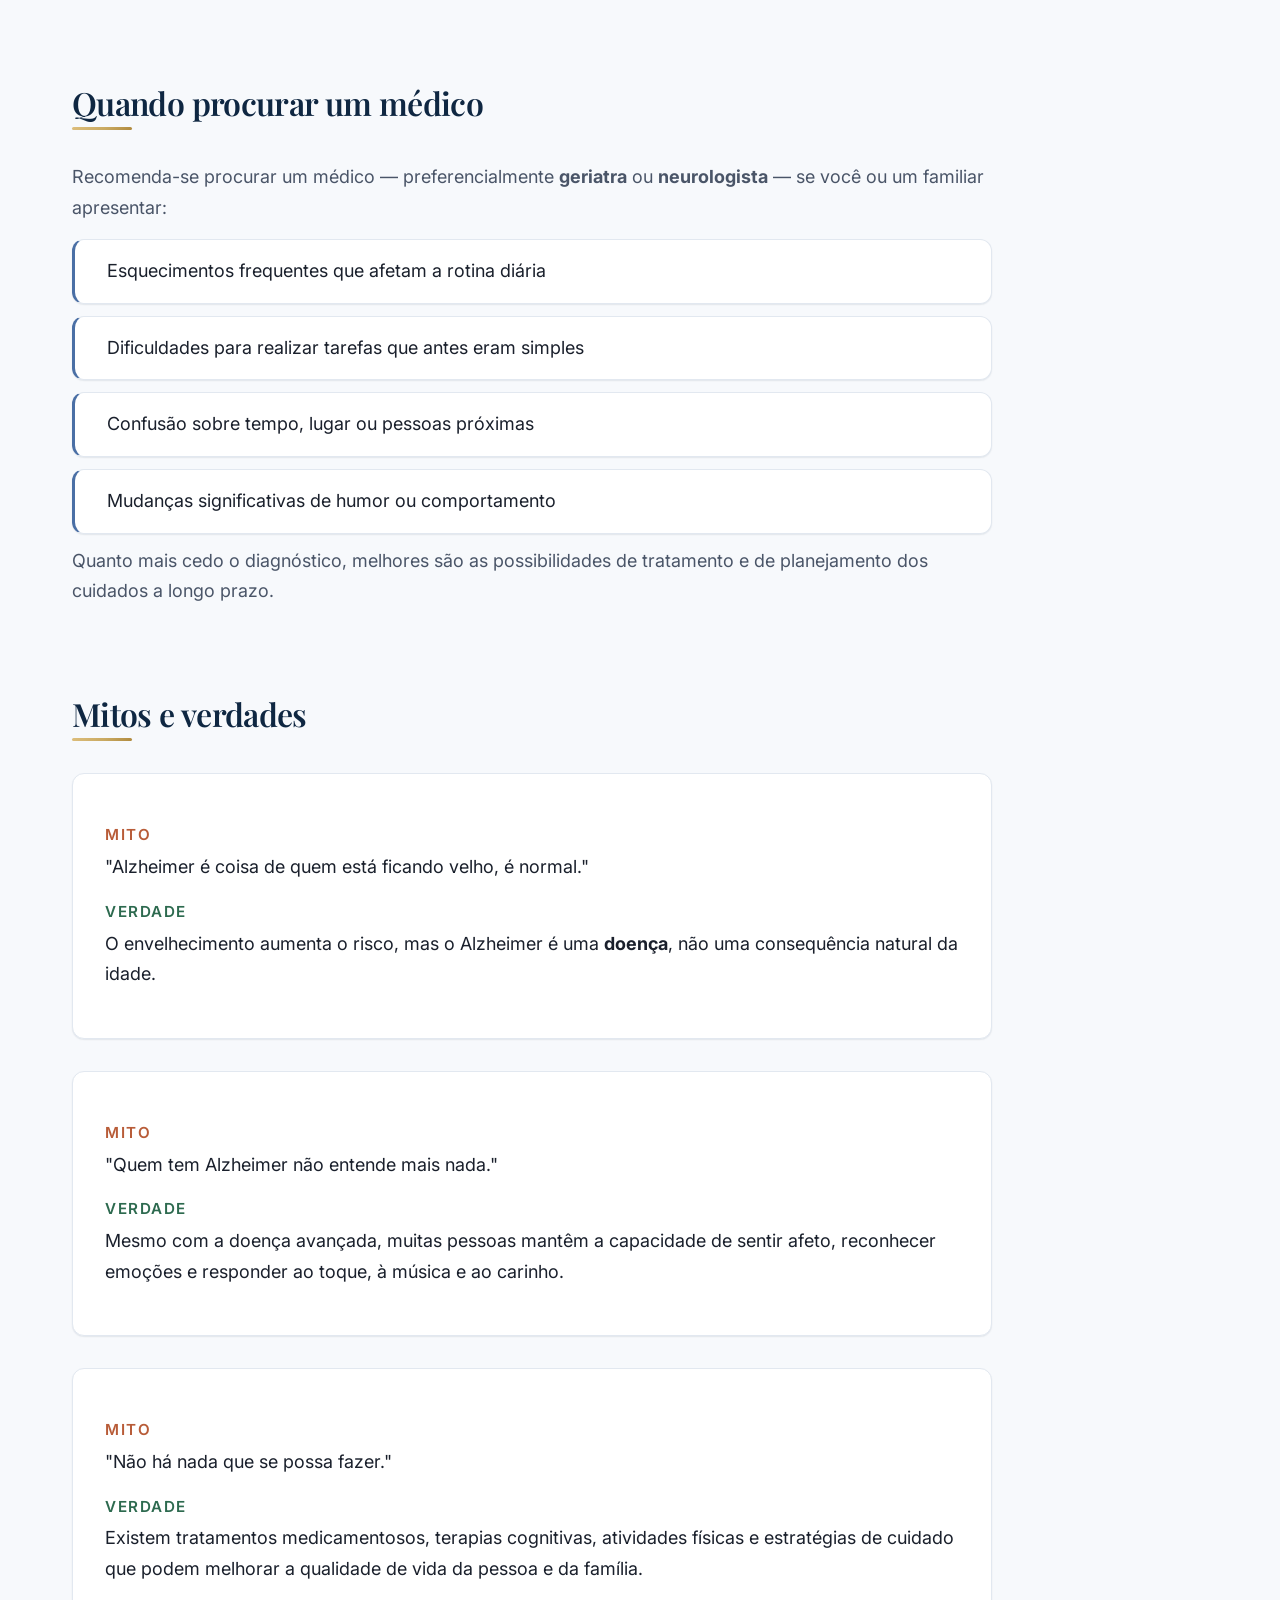
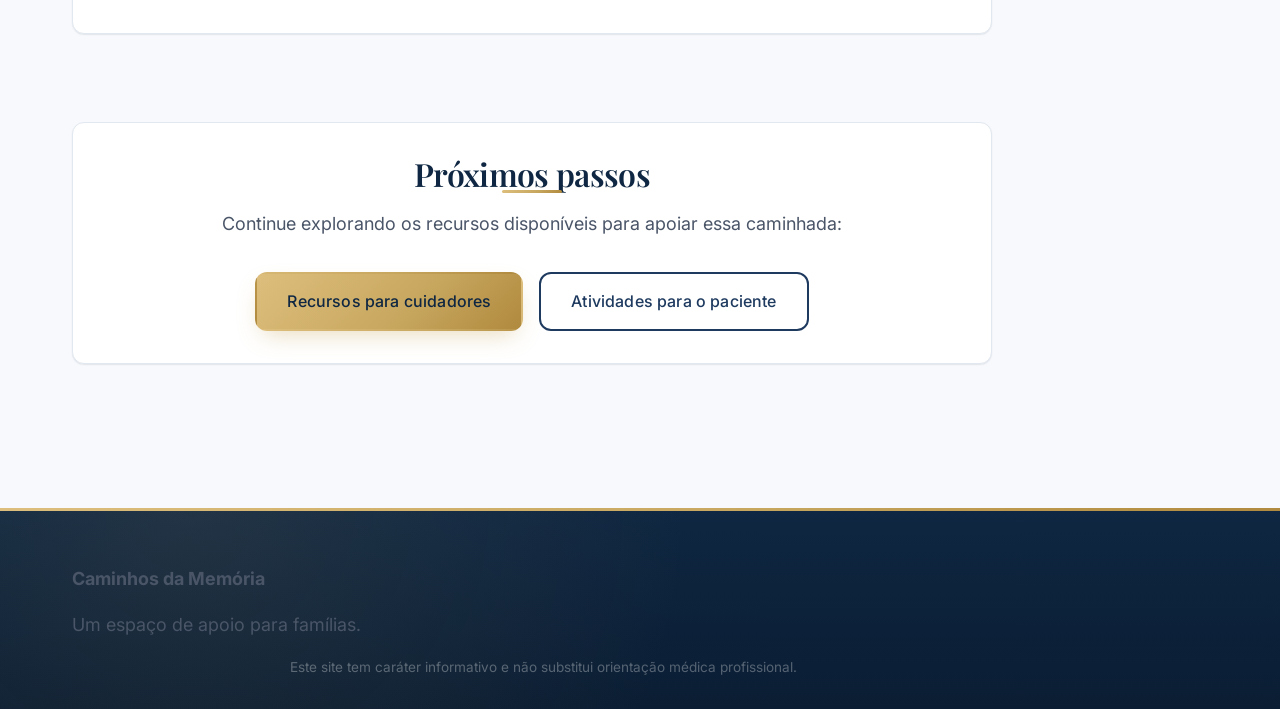
<file: sobre-alzheimer.html>
<!DOCTYPE html>
<html lang="pt-BR">
<head>
    <meta charset="UTF-8">
    <meta name="viewport" content="width=device-width, initial-scale=1.0">
    <meta name="description" content="Entenda o que é Alzheimer, seus sintomas, fases e quando procurar ajuda médica.">
    <title>Sobre Alzheimer — Caminhos da Memória</title>
    <link rel="stylesheet" href="../css/style.css">
    <link rel="stylesheet" href="../css/pages.css">
</head>
<body>
    <div class="accessibility-bar" role="region" aria-label="Controles de acessibilidade">
        <div class="container">
            <span class="accessibility-label">Acessibilidade:</span>
            <button id="font-decrease" aria-label="Diminuir fonte" class="accessibility-btn">A−</button>
            <button id="font-reset" aria-label="Tamanho normal" class="accessibility-btn">A</button>
            <button id="font-increase" aria-label="Aumentar fonte" class="accessibility-btn">A+</button>
            <button id="contrast-toggle" aria-label="Alto contraste" class="accessibility-btn">Alto Contraste</button>
        </div>
    </div>

    <header class="header">
        <div class="container header-content">
            <a href="../index.html" class="logo" aria-label="Caminhos da Memória - página inicial">
                <span class="logo-icon" aria-hidden="true">CM</span>
                <span class="logo-text">Caminhos da Memória</span>
            </a>
            <nav class="main-nav" aria-label="Navegação principal">
                <button class="menu-toggle" id="menuToggle" aria-expanded="false" aria-controls="mainMenu">
                    <span aria-hidden="true">☰</span>
                    <span class="sr-only">Abrir menu</span>
                </button>
                <ul class="menu" id="mainMenu">
                    <li><a href="../index.html">Início</a></li>
                    <li><a href="sobre-alzheimer.html">Sobre Alzheimer</a></li>
                    <li><a href="cuidador.html">Para Cuidadores</a></li>
                    <li><a href="atividades.html">Atividades</a></li>
                    <li><a href="comunidade.html">Comunidade</a></li>
                </ul>
            </nav>
        </div>
    </header>

    <section class="page-banner">
        <div class="container">
            <span class="page-banner-eyebrow">Informação</span>
            <h1>Sobre o Alzheimer</h1>
            <p class="page-subtitle">
                Compreender a doença é o primeiro passo para um cuidado consciente e respeitoso.
            </p>
        </div>
    </section>

    <main id="main-content" class="page-content">
        <div class="container">

            <nav class="page-toc" aria-label="Sumário desta página">
                <h2>Nesta página</h2>
                <ul>
                    <li><a href="#o-que-e">O que é o Alzheimer</a></li>
                    <li><a href="#sinais">Sinais e sintomas iniciais</a></li>
                    <li><a href="#fases">As fases da doença</a></li>
                    <li><a href="#quando-procurar">Quando procurar um médico</a></li>
                    <li><a href="#mitos">Mitos e verdades</a></li>
                </ul>
            </nav>

            <!-- O que é -->
            <section id="o-que-e" class="content-section">
                <h2>O que é o Alzheimer</h2>
                <p>
                    A doença de Alzheimer é uma condição neurológica progressiva que
                    afeta a memória, o pensamento e o comportamento. É a forma mais
                    comum de demência, representando entre 60% e 80% dos casos diagnosticados.
                </p>
                <p>
                    A doença ocorre devido à deterioração das células do cérebro, o que
                    progressivamente compromete a capacidade da pessoa de realizar tarefas
                    que antes eram simples.
                </p>
                <div class="info-box">
                    <h3>Importante saber</h3>
                    <p>
                        O Alzheimer <strong>não é uma parte normal do envelhecimento</strong>.
                        Esquecimentos ocasionais são comuns ao longo da vida, mas o Alzheimer
                        envolve uma perda de memória que interfere significativamente na vida diária.
                    </p>
                </div>
            </section>

            <!-- Sinais e sintomas -->
            <section id="sinais" class="content-section">
                <h2>Sinais e sintomas iniciais</h2>
                <p>Sinais que merecem atenção e podem indicar a necessidade de avaliação médica:</p>
                <ul class="sintomas-list">
                    <li>
                        <strong>Perda de memória recente.</strong>
                        Esquecer informações aprendidas há pouco tempo,
                        repetir as mesmas perguntas em curto intervalo.
                    </li>
                    <li>
                        <strong>Dificuldade em tarefas familiares.</strong>
                        Apresentar dificuldade para preparar uma refeição que sempre fez
                        ou para administrar contas e assuntos rotineiros.
                    </li>
                    <li>
                        <strong>Confusão com tempo e lugar.</strong>
                        Perder a noção de datas, estações do ano,
                        ou esquecer onde está e como chegou a determinado local.
                    </li>
                    <li>
                        <strong>Dificuldades de linguagem.</strong>
                        Ter problemas para acompanhar conversas, parar no meio
                        de frases ou usar palavras incorretas no contexto.
                    </li>
                    <li>
                        <strong>Mudanças de humor e personalidade.</strong>
                        Apresentar confusão, desconfiança, depressão ou ansiedade
                        sem motivo aparente.
                    </li>
                    <li>
                        <strong>Afastamento social.</strong>
                        Evitar atividades antes prazerosas e tornar-se progressivamente isolado.
                    </li>
                </ul>
            </section>

            <!-- Fases -->
            <section id="fases" class="content-section">
                <h2>As fases da doença</h2>
                <p>O Alzheimer geralmente progride em três fases principais:</p>

                <div class="fase-card">
                    <div class="fase-numero">1</div>
                    <span class="fase-nivel">Fase Leve</span>
                    <h3>Inicial</h3>
                    <p>
                        A pessoa ainda mantém autonomia, mas começa a apresentar
                        esquecimentos frequentes, dificuldade para encontrar palavras
                        e pequenos lapsos no dia a dia. É comum que os familiares
                        percebam os primeiros sinais antes da própria pessoa.
                    </p>
                </div>

                <div class="fase-card">
                    <div class="fase-numero">2</div>
                    <span class="fase-nivel">Fase Moderada</span>
                    <h3>Intermediária</h3>
                    <p>
                        Os sintomas se tornam mais evidentes. A pessoa pode esquecer
                        eventos recentes, ter dificuldade em reconhecer pessoas próximas
                        e precisar de auxílio em tarefas como vestir-se, tomar banho ou
                        escolher roupas. Pode haver mudanças de humor mais acentuadas.
                    </p>
                </div>

                <div class="fase-card">
                    <div class="fase-numero">3</div>
                    <span class="fase-nivel">Fase Grave</span>
                    <h3>Avançada</h3>
                    <p>
                        Há grande dependência para atividades básicas. A comunicação
                        verbal pode ficar muito limitada, e cuidados integrais passam
                        a ser necessários. Mesmo nesta fase, o toque, a música e a
                        presença afetuosa permanecem importantes.
                    </p>
                </div>

                <div class="info-box info-box-warm">
                    <p>
                        Cada pessoa vive a doença de forma única.
                        O ritmo de progressão e os sintomas específicos variam significativamente
                        de um indivíduo para outro.
                    </p>
                </div>
            </section>

            <!-- Quando procurar -->
            <section id="quando-procurar" class="content-section">
                <h2>Quando procurar um médico</h2>
                <p>
                    Recomenda-se procurar um médico — preferencialmente
                    <strong>geriatra</strong> ou <strong>neurologista</strong> —
                    se você ou um familiar apresentar:
                </p>
                <ul class="sintomas-list">
                    <li>Esquecimentos frequentes que afetam a rotina diária</li>
                    <li>Dificuldades para realizar tarefas que antes eram simples</li>
                    <li>Confusão sobre tempo, lugar ou pessoas próximas</li>
                    <li>Mudanças significativas de humor ou comportamento</li>
                </ul>
                <p>
                    Quanto mais cedo o diagnóstico, melhores são as possibilidades
                    de tratamento e de planejamento dos cuidados a longo prazo.
                </p>
            </section>

            <!-- Mitos -->
            <section id="mitos" class="content-section">
                <h2>Mitos e verdades</h2>

                <div class="mito-card">
                    <p class="mito-tag">Mito</p>
                    <p>"Alzheimer é coisa de quem está ficando velho, é normal."</p>
                    <p class="verdade-tag">Verdade</p>
                    <p>O envelhecimento aumenta o risco, mas o Alzheimer é uma
                        <strong>doença</strong>, não uma consequência natural da idade.</p>
                </div>

                <div class="mito-card">
                    <p class="mito-tag">Mito</p>
                    <p>"Quem tem Alzheimer não entende mais nada."</p>
                    <p class="verdade-tag">Verdade</p>
                    <p>Mesmo com a doença avançada, muitas pessoas mantêm a capacidade
                        de sentir afeto, reconhecer emoções e responder ao toque,
                        à música e ao carinho.</p>
                </div>

                <div class="mito-card">
                    <p class="mito-tag">Mito</p>
                    <p>"Não há nada que se possa fazer."</p>
                    <p class="verdade-tag">Verdade</p>
                    <p>Existem tratamentos medicamentosos, terapias cognitivas,
                        atividades físicas e estratégias de cuidado que podem
                        melhorar a qualidade de vida da pessoa e da família.</p>
                </div>
            </section>

            <!-- CTA -->
            <section class="content-section cta-section">
                <h2>Próximos passos</h2>
                <p>Continue explorando os recursos disponíveis para apoiar essa caminhada:</p>
                <div class="hero-actions">
                    <a href="cuidador.html" class="btn btn-primary">Recursos para cuidadores</a>
                    <a href="atividades.html" class="btn btn-secondary">Atividades para o paciente</a>
                </div>
            </section>

        </div>
    </main>

    <footer class="footer">
        <div class="container">
            <p><strong>Caminhos da Memória</strong></p>
            <p>Um espaço de apoio para famílias.</p>
            <p class="footer-note">
                Este site tem caráter informativo e não substitui orientação médica profissional.
            </p>
        </div>
    </footer>

    <script src="../js/main.js"></script>
</body>
</html>
</file>
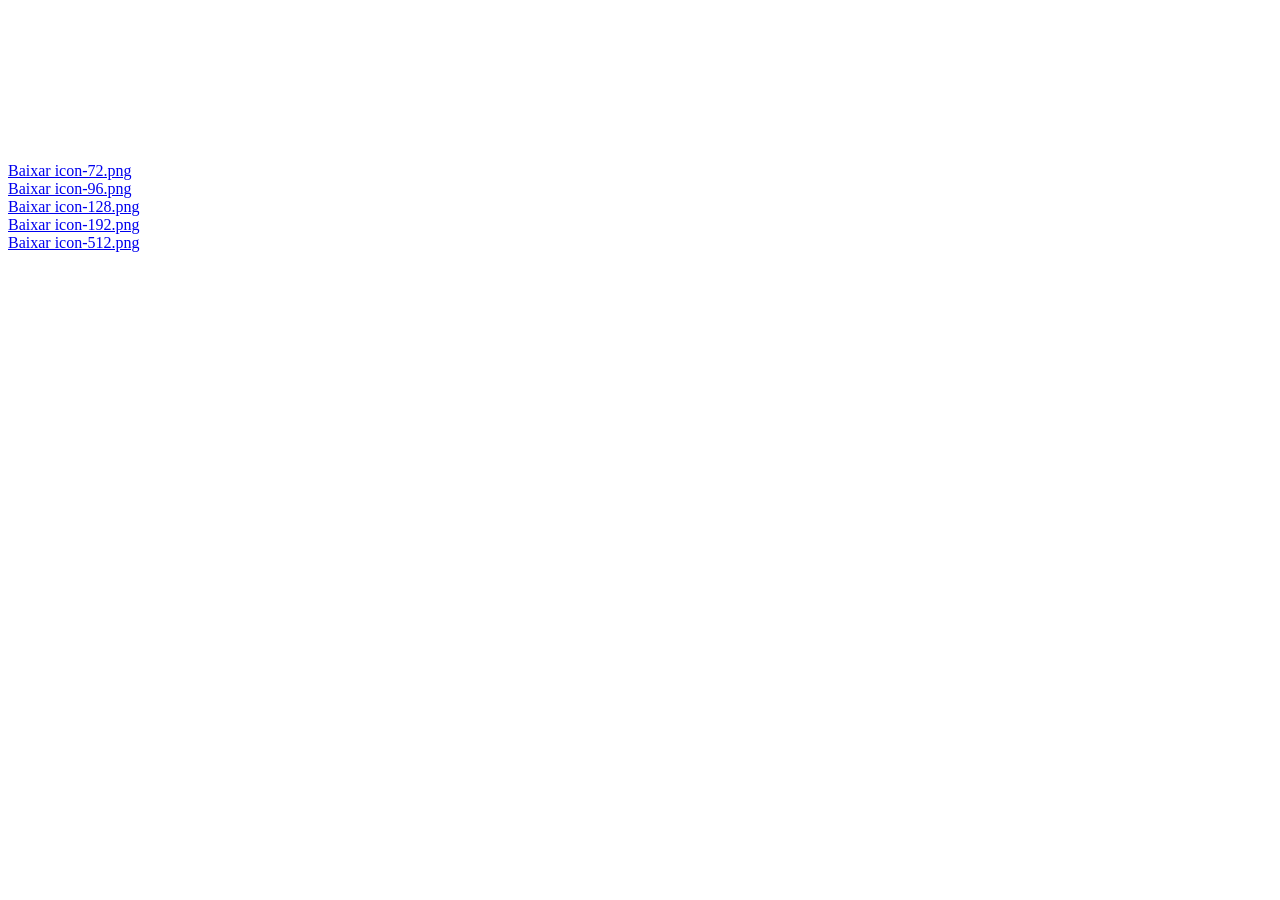
<file: icons/gerar-icones.html>
<!DOCTYPE html>
<html>
<head><meta charset="UTF-8"><title>Gerar ícones</title></head>
<body>
<canvas id="c"></canvas>
<div id="links"></div>
<script>
const sizes = [72, 96, 128, 192, 512];
const links = document.getElementById('links');

sizes.forEach(size => {
    const canvas = document.createElement('canvas');
    canvas.width = size;
    canvas.height = size;
    const ctx = canvas.getContext('2d');

    // Fundo azul-marinho
    const grad = ctx.createLinearGradient(0, 0, size, size);
    grad.addColorStop(0, '#0F2742');
    grad.addColorStop(1, '#1E3A5F');
    ctx.fillStyle = grad;
    const r = size * 0.18;
    ctx.beginPath();
    ctx.moveTo(r, 0);
    ctx.lineTo(size - r, 0);
    ctx.quadraticCurveTo(size, 0, size, r);
    ctx.lineTo(size, size - r);
    ctx.quadraticCurveTo(size, size, size - r, size);
    ctx.lineTo(r, size);
    ctx.quadraticCurveTo(0, size, 0, size - r);
    ctx.lineTo(0, r);
    ctx.quadraticCurveTo(0, 0, r, 0);
    ctx.closePath();
    ctx.fill();

    // Borda dourada sutil
    ctx.strokeStyle = '#C9A961';
    ctx.lineWidth = size * 0.025;
    ctx.stroke();

    // Letras "CM"
    ctx.fillStyle = 'white';
    ctx.font = `bold ${size * 0.38}px Georgia, serif`;
    ctx.textAlign = 'center';
    ctx.textBaseline = 'middle';
    ctx.fillText('CM', size / 2, size / 2);

    // Link para download
    const url = canvas.toDataURL('image/png');
    const a = document.createElement('a');
    a.href = url;
    a.download = `icon-${size}.png`;
    a.textContent = `Baixar icon-${size}.png`;
    a.style.display = 'block';
    links.appendChild(a);
});

// Clica em todos automaticamente
setTimeout(() => {
    links.querySelectorAll('a').forEach(a => a.click());
}, 500);
</script>
</body>
</html>
</file>
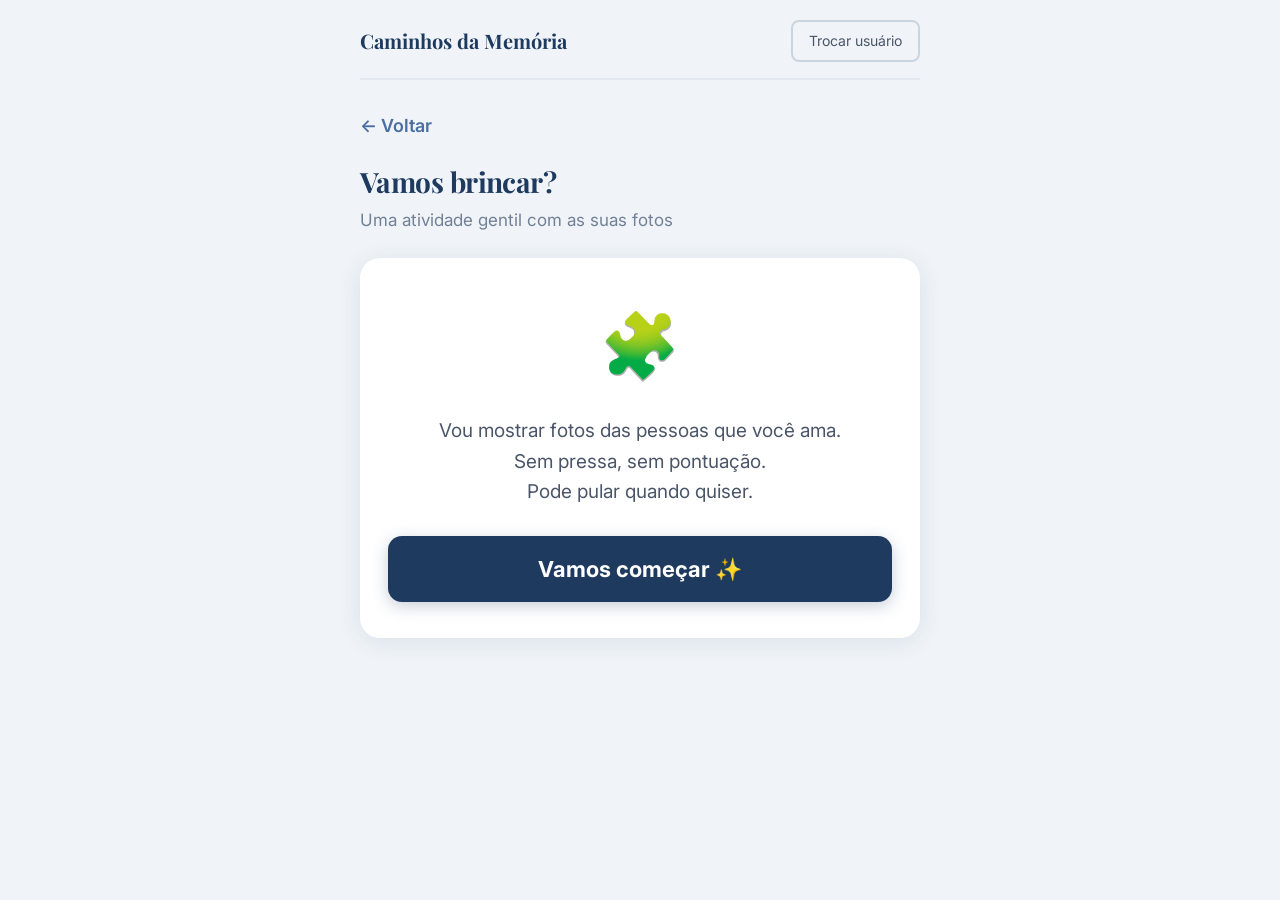
<file: pages/atividades-paciente.html>
<!DOCTYPE html>
<html lang="pt-BR">
<head>
    <meta charset="UTF-8">
    <meta name="viewport" content="width=device-width, initial-scale=1.0">
    <title>Atividades — Caminhos da Memória</title>
    <link rel="manifest" href="../manifest.json">
    <meta name="theme-color" content="#1E3A5F">
    <meta name="apple-mobile-web-app-capable" content="yes">
    <link rel="apple-touch-icon" href="../icons/icon-192.png">
    <link rel="icon" type="image/svg+xml" href="../icons/icon.svg">
    <link rel="stylesheet" href="../css/style.css">
    <link rel="stylesheet" href="../css/paciente.css">
</head>
<body class="modo-paciente">

    <div class="paciente-wrap">

        <header class="paciente-header">
            <span class="paciente-logo">Caminhos da Memória</span>
            <a href="modo.html" class="btn-modo-cuidador">Trocar usuário</a>
        </header>

        <a href="paciente.html" class="btn-voltar-paciente">← Voltar</a>

        <!-- Progresso -->
        <div class="atividade-progresso" id="progresso-wrap" style="display:none;">
            <div class="atividade-prog-barra">
                <div class="atividade-prog-fill" id="prog-fill" style="width:0%"></div>
            </div>
            <span class="atividade-prog-texto" id="prog-texto">0 / 0</span>
        </div>

        <!-- Atividade em curso -->
        <div id="atividade-area"></div>

        <!-- Tela de início -->
        <div id="inicio-area">
            <h1 class="paciente-titulo">Vamos brincar?</h1>
            <p class="paciente-subtitulo">Uma atividade gentil com as suas fotos</p>

            <div class="atividade-card">
                <div style="font-size:64px; margin-bottom:20px;">🧩</div>
                <p style="font-size:19px; color:#4A5568; margin-bottom:28px;">
                    Vou mostrar fotos das pessoas que você ama.<br>
                    Sem pressa, sem pontuação.<br>
                    Pode pular quando quiser.
                </p>
                <button onclick="iniciarAtividade()" style="width:100%; background:#1E3A5F; color:white; border:none; padding:20px; border-radius:14px; font-size:22px; font-weight:700; font-family:'Inter',sans-serif; cursor:pointer; box-shadow:0 4px 16px rgba(30,58,95,0.25);">
                    Vamos começar ✨
                </button>
            </div>
        </div>

        <!-- Tela de fim -->
        <div id="fim-area" style="display:none;">
            <div class="atividade-card atividade-fim">
                <div class="atividade-fim-icone">🌟</div>
                <div class="atividade-fim-titulo">Muito bem!</div>
                <div class="atividade-fim-subtitulo">Foi um prazer brincar com você hoje.</div>
                <button onclick="reiniciarAtividade()" style="width:100%; background:#1E3A5F; color:white; border:none; padding:18px; border-radius:14px; font-size:20px; font-weight:700; font-family:'Inter',sans-serif; cursor:pointer; margin-bottom:14px;">
                    Jogar de novo
                </button>
                <a href="paciente.html" style="display:block; text-align:center; color:#4A6FA5; font-size:18px; font-weight:600; text-decoration:none; padding:12px;">
                    Voltar para o início
                </a>
            </div>
        </div>

    </div>

    <script src="../js/main.js"></script>
    <script src="../js/atividades-paciente.js"></script>
    <script>if ('serviceWorker' in navigator) navigator.serviceWorker.register('/sw.js').catch(() => {});</script>
</body>
</html>
</file>
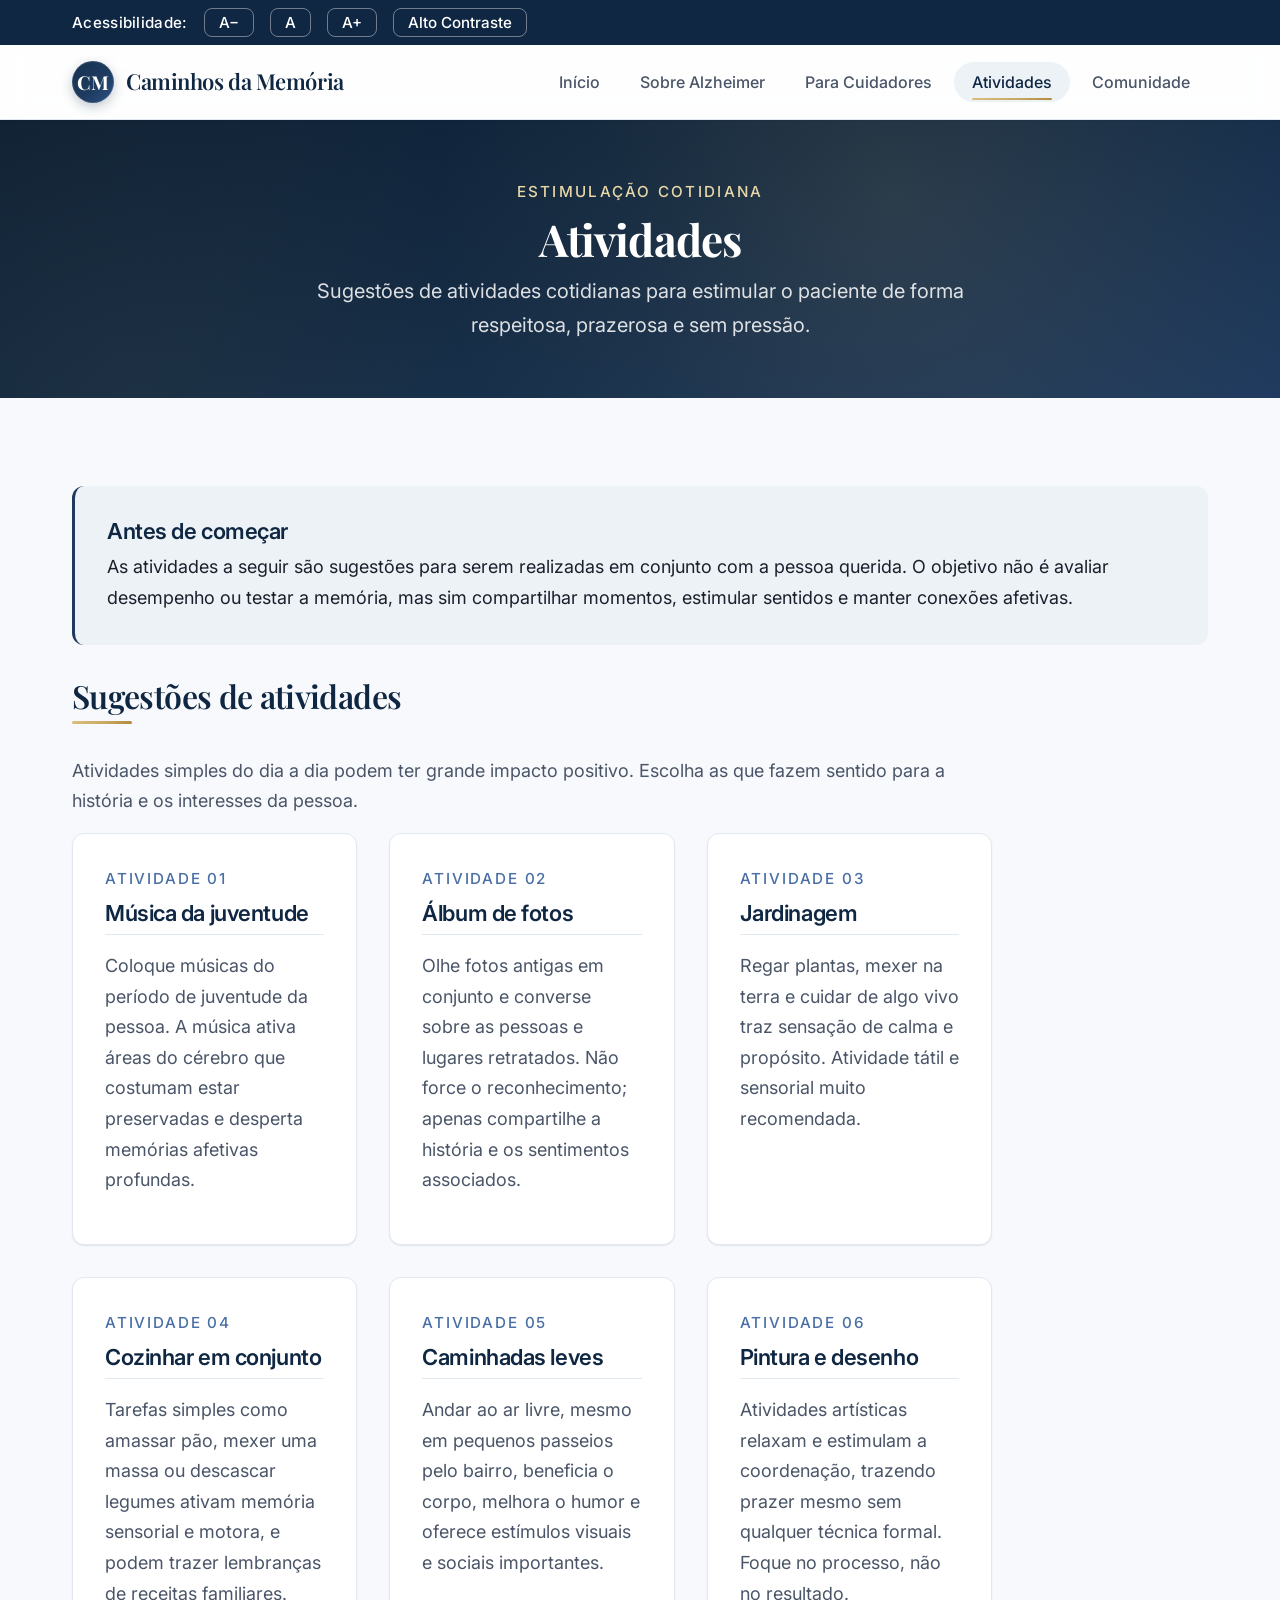
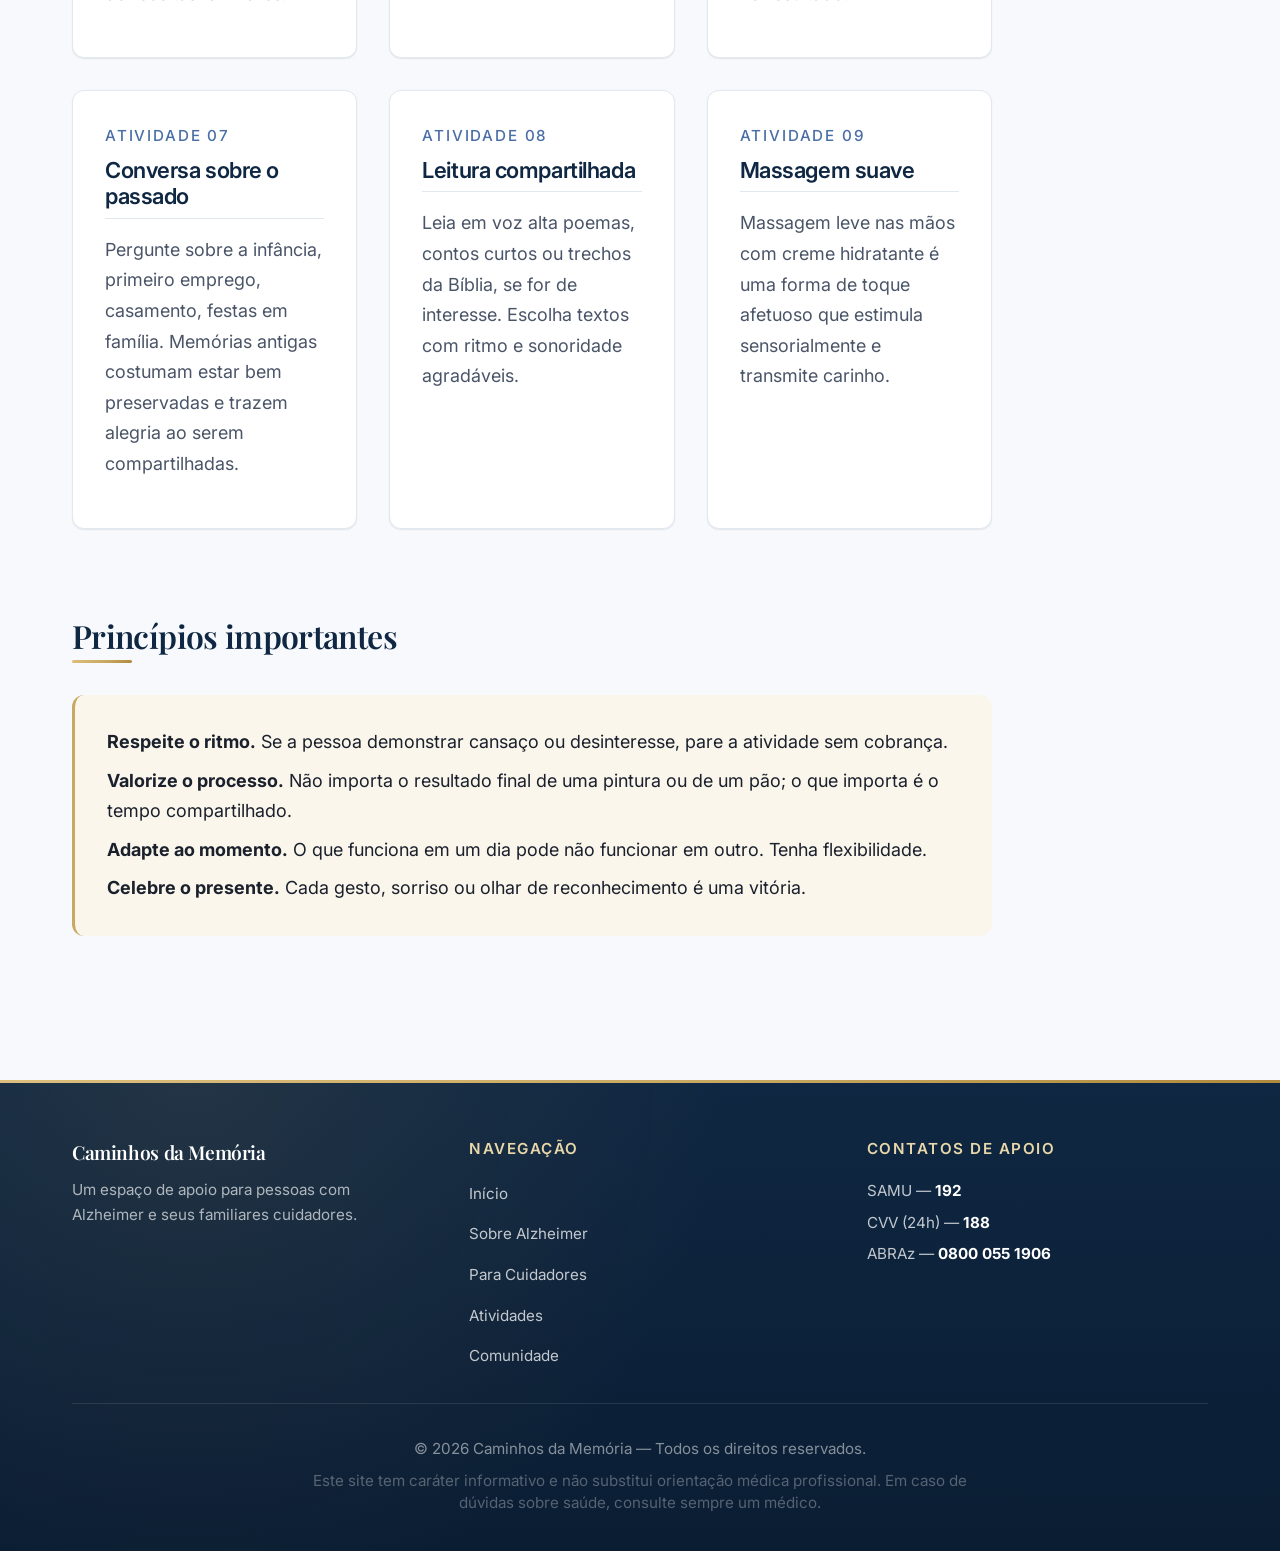
<file: pages/atividades.html>
<!DOCTYPE html>
<html lang="pt-BR">
<head>
    <meta charset="UTF-8">
    <meta name="viewport" content="width=device-width, initial-scale=1.0">
    <meta name="description" content="Sugestões de atividades cotidianas para estimular pessoas com Alzheimer.">
    <title>Atividades — Caminhos da Memória</title>
    <!-- PWA -->
    <link rel="manifest" href="../manifest.json">
    <meta name="theme-color" content="#1E3A5F">
    <meta name="mobile-web-app-capable" content="yes">
    <meta name="apple-mobile-web-app-capable" content="yes">
    <meta name="apple-mobile-web-app-title" content="Caminhos">
    <link rel="apple-touch-icon" href="../icons/icon-192.png">
    <link rel="icon" type="image/svg+xml" href="../icons/icon.svg">
    <link rel="stylesheet" href="../css/style.css">
    <link rel="stylesheet" href="../css/pages.css">
</head>
<body>
    <div class="accessibility-bar" role="region" aria-label="Controles de acessibilidade">
        <div class="container">
            <span class="accessibility-label">Acessibilidade:</span>
            <button id="font-decrease" aria-label="Diminuir fonte" class="accessibility-btn">A−</button>
            <button id="font-reset" aria-label="Tamanho normal" class="accessibility-btn">A</button>
            <button id="font-increase" aria-label="Aumentar fonte" class="accessibility-btn">A+</button>
            <button id="contrast-toggle" aria-label="Alto contraste" class="accessibility-btn">Alto Contraste</button>
        </div>
    </div>

    <header class="header">
        <div class="container header-content">
            <a href="../index.html" class="logo" aria-label="Caminhos da Memória - página inicial">
                <span class="logo-icon" aria-hidden="true">CM</span>
                <span class="logo-text">Caminhos da Memória</span>
            </a>
            <nav class="main-nav" aria-label="Navegação principal">
                <button class="menu-toggle" id="menuToggle" aria-expanded="false" aria-controls="mainMenu">
                    <span aria-hidden="true">☰</span>
                    <span class="sr-only">Abrir menu</span>
                </button>
                <ul class="menu" id="mainMenu">
                    <li><a href="../index.html">Início</a></li>
                    <li><a href="sobre-alzheimer.html">Sobre Alzheimer</a></li>
                    <li><a href="cuidador.html">Para Cuidadores</a></li>
                    <li><a href="atividades.html">Atividades</a></li>
                    <li><a href="comunidade.html">Comunidade</a></li>
                </ul>
            </nav>
        </div>
    </header>

    <section class="page-banner">
        <div class="container">
            <span class="page-banner-eyebrow">Estimulação cotidiana</span>
            <h1>Atividades</h1>
            <p class="page-subtitle">
                Sugestões de atividades cotidianas para estimular o paciente
                de forma respeitosa, prazerosa e sem pressão.
            </p>
        </div>
    </section>

    <main id="main-content" class="page-content">
        <div class="container">

            <div class="info-box">
                <h3>Antes de começar</h3>
                <p>
                    As atividades a seguir são sugestões para serem realizadas
                    em conjunto com a pessoa querida. O objetivo não é avaliar
                    desempenho ou testar a memória, mas sim compartilhar momentos,
                    estimular sentidos e manter conexões afetivas.
                </p>
            </div>

            <section class="content-section">
                <h2>Sugestões de atividades</h2>
                <p>
                    Atividades simples do dia a dia podem ter grande impacto positivo.
                    Escolha as que fazem sentido para a história e os interesses da pessoa.
                </p>

                <div class="sugestoes-grid">
                    <article class="sugestao-card">
                        <p class="dica-titulo">Atividade 01</p>
                        <h3>Música da juventude</h3>
                        <p>Coloque músicas do período de juventude da pessoa.
                            A música ativa áreas do cérebro que costumam estar
                            preservadas e desperta memórias afetivas profundas.</p>
                    </article>

                    <article class="sugestao-card">
                        <p class="dica-titulo">Atividade 02</p>
                        <h3>Álbum de fotos</h3>
                        <p>Olhe fotos antigas em conjunto e converse sobre as pessoas
                            e lugares retratados. Não force o reconhecimento; apenas
                            compartilhe a história e os sentimentos associados.</p>
                    </article>

                    <article class="sugestao-card">
                        <p class="dica-titulo">Atividade 03</p>
                        <h3>Jardinagem</h3>
                        <p>Regar plantas, mexer na terra e cuidar de algo vivo
                            traz sensação de calma e propósito. Atividade tátil
                            e sensorial muito recomendada.</p>
                    </article>

                    <article class="sugestao-card">
                        <p class="dica-titulo">Atividade 04</p>
                        <h3>Cozinhar em conjunto</h3>
                        <p>Tarefas simples como amassar pão, mexer uma massa ou
                            descascar legumes ativam memória sensorial e motora,
                            e podem trazer lembranças de receitas familiares.</p>
                    </article>

                    <article class="sugestao-card">
                        <p class="dica-titulo">Atividade 05</p>
                        <h3>Caminhadas leves</h3>
                        <p>Andar ao ar livre, mesmo em pequenos passeios pelo bairro,
                            beneficia o corpo, melhora o humor e oferece estímulos
                            visuais e sociais importantes.</p>
                    </article>

                    <article class="sugestao-card">
                        <p class="dica-titulo">Atividade 06</p>
                        <h3>Pintura e desenho</h3>
                        <p>Atividades artísticas relaxam e estimulam a coordenação,
                            trazendo prazer mesmo sem qualquer técnica formal.
                            Foque no processo, não no resultado.</p>
                    </article>

                    <article class="sugestao-card">
                        <p class="dica-titulo">Atividade 07</p>
                        <h3>Conversa sobre o passado</h3>
                        <p>Pergunte sobre a infância, primeiro emprego, casamento,
                            festas em família. Memórias antigas costumam estar
                            bem preservadas e trazem alegria ao serem compartilhadas.</p>
                    </article>

                    <article class="sugestao-card">
                        <p class="dica-titulo">Atividade 08</p>
                        <h3>Leitura compartilhada</h3>
                        <p>Leia em voz alta poemas, contos curtos ou trechos da Bíblia,
                            se for de interesse. Escolha textos com ritmo e
                            sonoridade agradáveis.</p>
                    </article>

                    <article class="sugestao-card">
                        <p class="dica-titulo">Atividade 09</p>
                        <h3>Massagem suave</h3>
                        <p>Massagem leve nas mãos com creme hidratante é uma forma
                            de toque afetuoso que estimula sensorialmente e
                            transmite carinho.</p>
                    </article>
                </div>
            </section>

            <section class="content-section">
                <h2>Princípios importantes</h2>
                <div class="info-box info-box-warm">
                    <p><strong>Respeite o ritmo.</strong> Se a pessoa demonstrar cansaço
                        ou desinteresse, pare a atividade sem cobrança.</p>
                    <p><strong>Valorize o processo.</strong> Não importa o resultado final
                        de uma pintura ou de um pão; o que importa é o tempo compartilhado.</p>
                    <p><strong>Adapte ao momento.</strong> O que funciona em um dia
                        pode não funcionar em outro. Tenha flexibilidade.</p>
                    <p><strong>Celebre o presente.</strong> Cada gesto, sorriso ou olhar
                        de reconhecimento é uma vitória.</p>
                </div>
            </section>

        </div>
    </main>

    <footer class="footer">
        <div class="container">
            <div class="footer-grid">
                <div class="footer-brand">
                    <span class="logo-text">Caminhos da Memória</span>
                    <p>Um espaço de apoio para pessoas com Alzheimer e seus familiares cuidadores.</p>
                </div>
                <div class="footer-links">
                    <h4>Navegação</h4>
                    <ul>
                        <li><a href="../index.html">Início</a></li>
                        <li><a href="sobre-alzheimer.html">Sobre Alzheimer</a></li>
                        <li><a href="cuidador.html">Para Cuidadores</a></li>
                        <li><a href="atividades.html">Atividades</a></li>
                        <li><a href="comunidade.html">Comunidade</a></li>
                    </ul>
                </div>
                <div class="footer-contact">
                    <h4>Contatos de apoio</h4>
                    <p>SAMU — <strong>192</strong></p>
                    <p>CVV (24h) — <strong>188</strong></p>
                    <p>ABRAz — <strong>0800 055 1906</strong></p>
                </div>
            </div>
            <div class="footer-bottom">
                <p>© <span id="ano-footer"></span> Caminhos da Memória — Todos os direitos reservados.</p>
                <p class="footer-note">
                    Este site tem caráter informativo e não substitui orientação médica profissional.
                    Em caso de dúvidas sobre saúde, consulte sempre um médico.
                </p>
            </div>
        </div>
    </footer>

    <script src="../js/main.js"></script>
    <script>if ('serviceWorker' in navigator) navigator.serviceWorker.register('/sw.js').catch(() => {});</script>
</body>
</html>
</file>
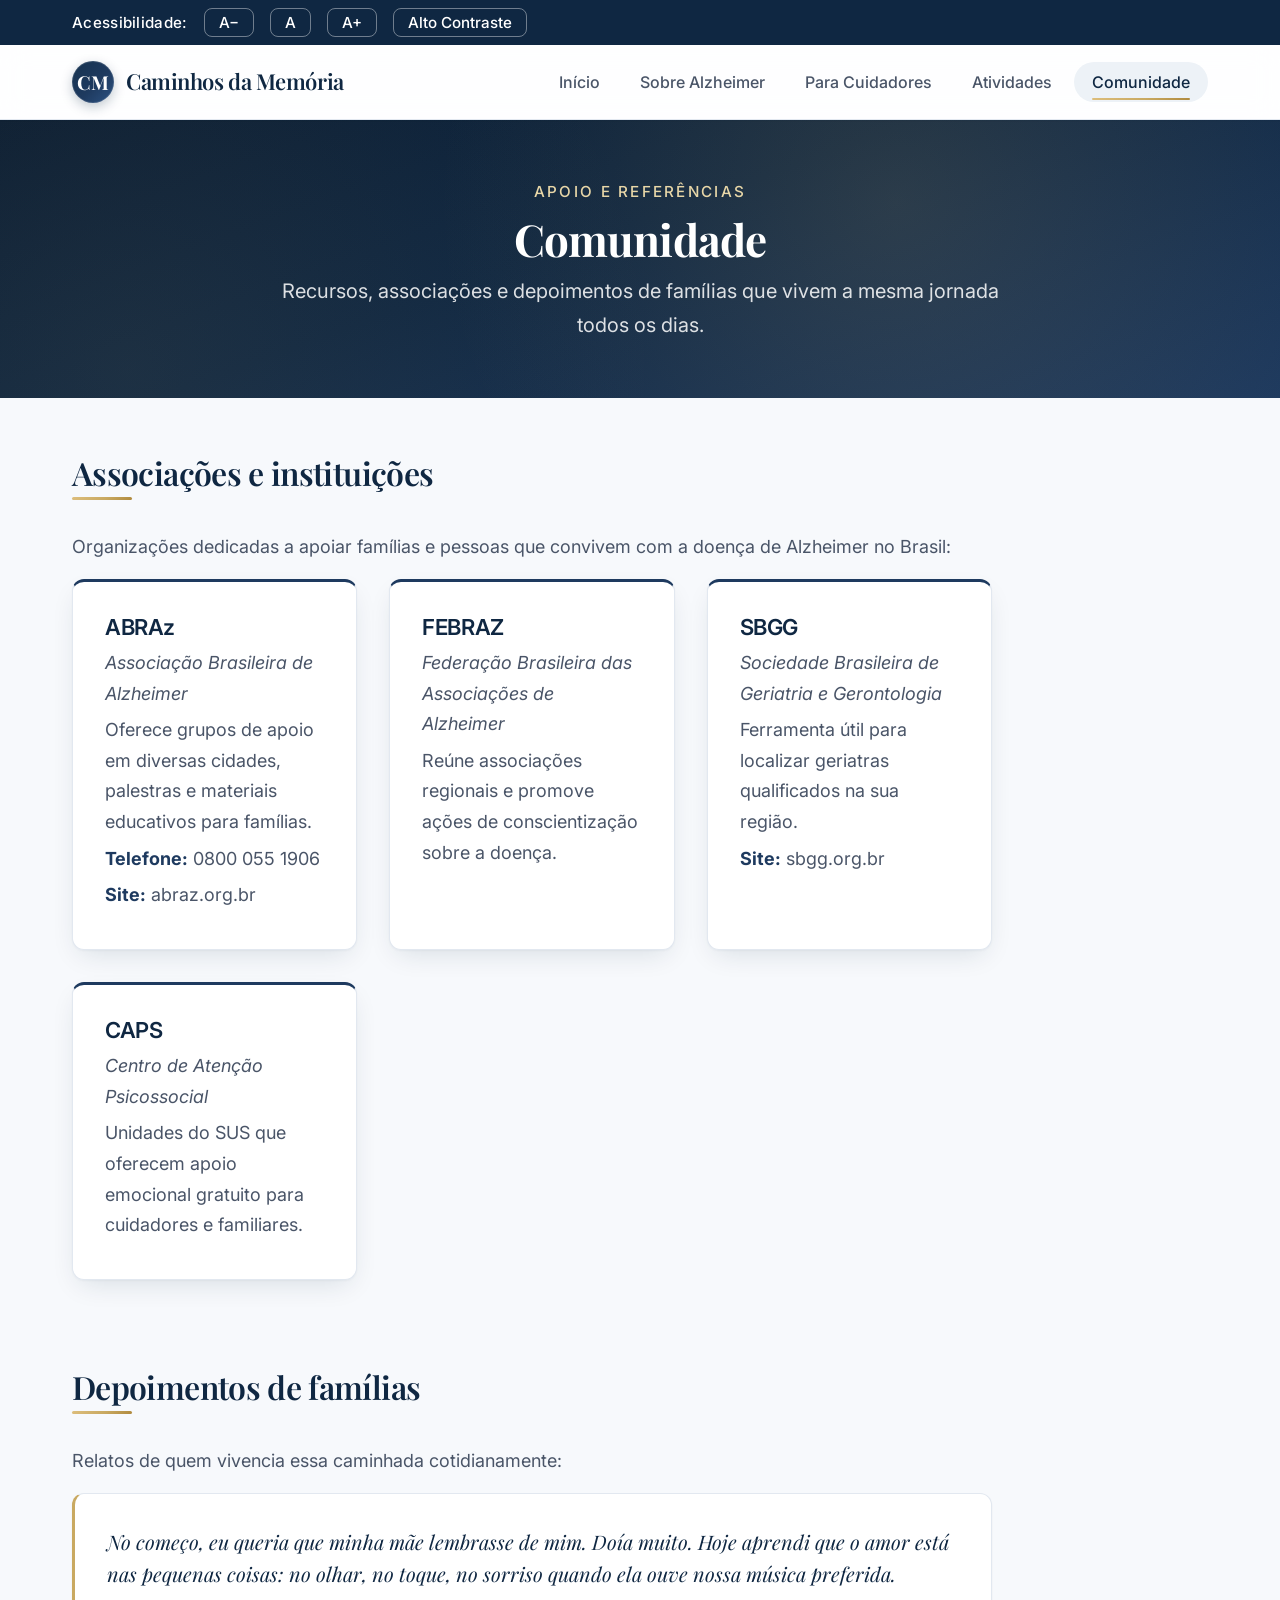
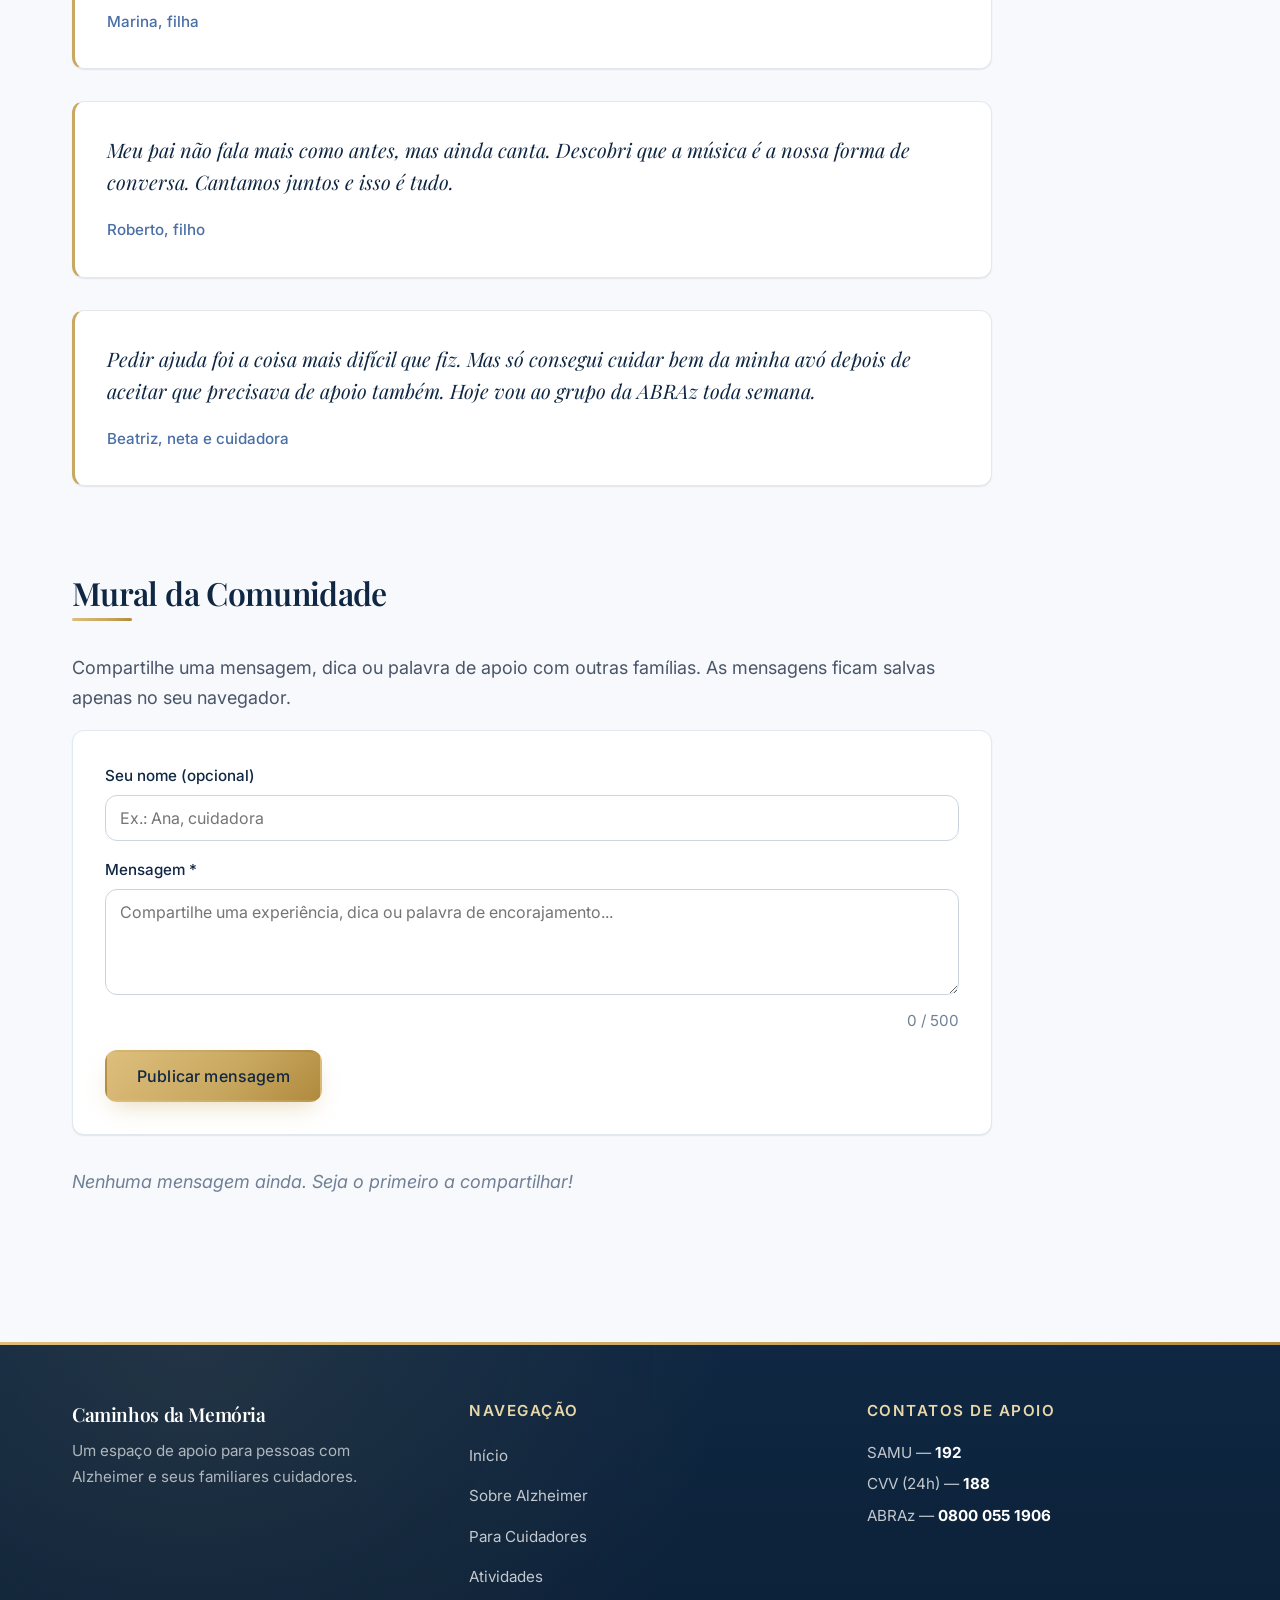
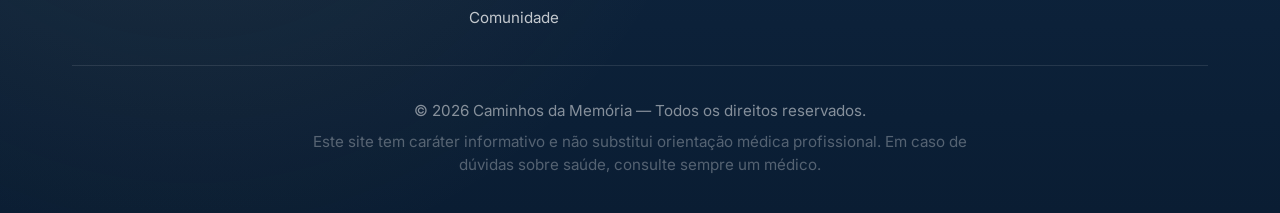
<file: pages/comunidade.html>
<!DOCTYPE html>
<html lang="pt-BR">
<head>
    <meta charset="UTF-8">
    <meta name="viewport" content="width=device-width, initial-scale=1.0">
    <meta name="description" content="Recursos de apoio e associações para familiares de pessoas com Alzheimer.">
    <title>Comunidade — Caminhos da Memória</title>
    <!-- PWA -->
    <link rel="manifest" href="../manifest.json">
    <meta name="theme-color" content="#1E3A5F">
    <meta name="mobile-web-app-capable" content="yes">
    <meta name="apple-mobile-web-app-capable" content="yes">
    <meta name="apple-mobile-web-app-title" content="Caminhos">
    <link rel="apple-touch-icon" href="../icons/icon-192.png">
    <link rel="icon" type="image/svg+xml" href="../icons/icon.svg">
    <link rel="stylesheet" href="../css/style.css">
    <link rel="stylesheet" href="../css/pages.css">
</head>
<body>
    <div class="accessibility-bar" role="region" aria-label="Controles de acessibilidade">
        <div class="container">
            <span class="accessibility-label">Acessibilidade:</span>
            <button id="font-decrease" aria-label="Diminuir fonte" class="accessibility-btn">A−</button>
            <button id="font-reset" aria-label="Tamanho normal" class="accessibility-btn">A</button>
            <button id="font-increase" aria-label="Aumentar fonte" class="accessibility-btn">A+</button>
            <button id="contrast-toggle" aria-label="Alto contraste" class="accessibility-btn">Alto Contraste</button>
        </div>
    </div>

    <header class="header">
        <div class="container header-content">
            <a href="../index.html" class="logo" aria-label="Caminhos da Memória - página inicial">
                <span class="logo-icon" aria-hidden="true">CM</span>
                <span class="logo-text">Caminhos da Memória</span>
            </a>
            <nav class="main-nav" aria-label="Navegação principal">
                <button class="menu-toggle" id="menuToggle" aria-expanded="false" aria-controls="mainMenu">
                    <span aria-hidden="true">☰</span>
                    <span class="sr-only">Abrir menu</span>
                </button>
                <ul class="menu" id="mainMenu">
                    <li><a href="../index.html">Início</a></li>
                    <li><a href="sobre-alzheimer.html">Sobre Alzheimer</a></li>
                    <li><a href="cuidador.html">Para Cuidadores</a></li>
                    <li><a href="atividades.html">Atividades</a></li>
                    <li><a href="comunidade.html">Comunidade</a></li>
                </ul>
            </nav>
        </div>
    </header>

    <section class="page-banner">
        <div class="container">
            <span class="page-banner-eyebrow">Apoio e referências</span>
            <h1>Comunidade</h1>
            <p class="page-subtitle">
                Recursos, associações e depoimentos de famílias que vivem
                a mesma jornada todos os dias.
            </p>
        </div>
    </section>

    <main id="main-content" class="page-content">
        <div class="container">

            <section class="content-section">
                <h2>Associações e instituições</h2>
                <p>
                    Organizações dedicadas a apoiar famílias e pessoas que convivem
                    com a doença de Alzheimer no Brasil:
                </p>

                <div class="recursos-grid">
                    <article class="recurso-card">
                        <h3>ABRAz</h3>
                        <p><em>Associação Brasileira de Alzheimer</em></p>
                        <p>Oferece grupos de apoio em diversas cidades, palestras
                            e materiais educativos para famílias.</p>
                        <p><strong>Telefone:</strong> 0800 055 1906</p>
                        <p><strong>Site:</strong> abraz.org.br</p>
                    </article>

                    <article class="recurso-card">
                        <h3>FEBRAZ</h3>
                        <p><em>Federação Brasileira das Associações de Alzheimer</em></p>
                        <p>Reúne associações regionais e promove ações
                            de conscientização sobre a doença.</p>
                    </article>

                    <article class="recurso-card">
                        <h3>SBGG</h3>
                        <p><em>Sociedade Brasileira de Geriatria e Gerontologia</em></p>
                        <p>Ferramenta útil para localizar geriatras qualificados
                            na sua região.</p>
                        <p><strong>Site:</strong> sbgg.org.br</p>
                    </article>

                    <article class="recurso-card">
                        <h3>CAPS</h3>
                        <p><em>Centro de Atenção Psicossocial</em></p>
                        <p>Unidades do SUS que oferecem apoio emocional
                            gratuito para cuidadores e familiares.</p>
                    </article>
                </div>
            </section>

            <section class="content-section">
                <h2>Depoimentos de famílias</h2>
                <p>Relatos de quem vivencia essa caminhada cotidianamente:</p>

                <blockquote class="depoimento">
                    <p>
                        No começo, eu queria que minha mãe lembrasse de mim. Doía muito.
                        Hoje aprendi que o amor está nas pequenas coisas: no olhar,
                        no toque, no sorriso quando ela ouve nossa música preferida.
                    </p>
                    <cite>Marina, filha</cite>
                </blockquote>

                <blockquote class="depoimento">
                    <p>
                        Meu pai não fala mais como antes, mas ainda canta. Descobri que
                        a música é a nossa forma de conversa. Cantamos juntos e isso é tudo.
                    </p>
                    <cite>Roberto, filho</cite>
                </blockquote>

                <blockquote class="depoimento">
                    <p>
                        Pedir ajuda foi a coisa mais difícil que fiz. Mas só consegui
                        cuidar bem da minha avó depois de aceitar que precisava de apoio
                        também. Hoje vou ao grupo da ABRAz toda semana.
                    </p>
                    <cite>Beatriz, neta e cuidadora</cite>
                </blockquote>
            </section>

            <section class="content-section" id="forum">
                <h2>Mural da Comunidade</h2>
                <p>
                    Compartilhe uma mensagem, dica ou palavra de apoio com outras famílias.
                    As mensagens ficam salvas apenas no seu navegador.
                </p>

                <form id="form-forum" class="formulario">
                    <div class="form-row">
                        <label for="forum-nome">Seu nome (opcional)</label>
                        <input type="text" id="forum-nome" placeholder="Ex.: Ana, cuidadora">
                    </div>
                    <div class="form-row">
                        <label for="forum-mensagem">Mensagem <span aria-hidden="true">*</span></label>
                        <textarea id="forum-mensagem" rows="4" required maxlength="500"
                            placeholder="Compartilhe uma experiência, dica ou palavra de encorajamento..."></textarea>
                        <span class="char-count" id="forum-contador">0 / 500</span>
                    </div>
                    <button type="submit" class="btn btn-primary">Publicar mensagem</button>
                </form>

                <div id="forum-mensagens" class="forum-lista" aria-live="polite">
                    <p class="vazio-msg">Nenhuma mensagem ainda. Seja o primeiro a compartilhar!</p>
                </div>
            </section>

        </div>
    </main>

    <footer class="footer">
        <div class="container">
            <div class="footer-grid">
                <div class="footer-brand">
                    <span class="logo-text">Caminhos da Memória</span>
                    <p>Um espaço de apoio para pessoas com Alzheimer e seus familiares cuidadores.</p>
                </div>
                <div class="footer-links">
                    <h4>Navegação</h4>
                    <ul>
                        <li><a href="../index.html">Início</a></li>
                        <li><a href="sobre-alzheimer.html">Sobre Alzheimer</a></li>
                        <li><a href="cuidador.html">Para Cuidadores</a></li>
                        <li><a href="atividades.html">Atividades</a></li>
                        <li><a href="comunidade.html">Comunidade</a></li>
                    </ul>
                </div>
                <div class="footer-contact">
                    <h4>Contatos de apoio</h4>
                    <p>SAMU — <strong>192</strong></p>
                    <p>CVV (24h) — <strong>188</strong></p>
                    <p>ABRAz — <strong>0800 055 1906</strong></p>
                </div>
            </div>
            <div class="footer-bottom">
                <p>© <span id="ano-footer"></span> Caminhos da Memória — Todos os direitos reservados.</p>
                <p class="footer-note">
                    Este site tem caráter informativo e não substitui orientação médica profissional.
                    Em caso de dúvidas sobre saúde, consulte sempre um médico.
                </p>
            </div>
        </div>
    </footer>

    <script src="../js/main.js"></script>
    <script src="../js/forum.js"></script>
    <script>if ('serviceWorker' in navigator) navigator.serviceWorker.register('/sw.js').catch(() => {});</script>
</body>
</html>
</file>
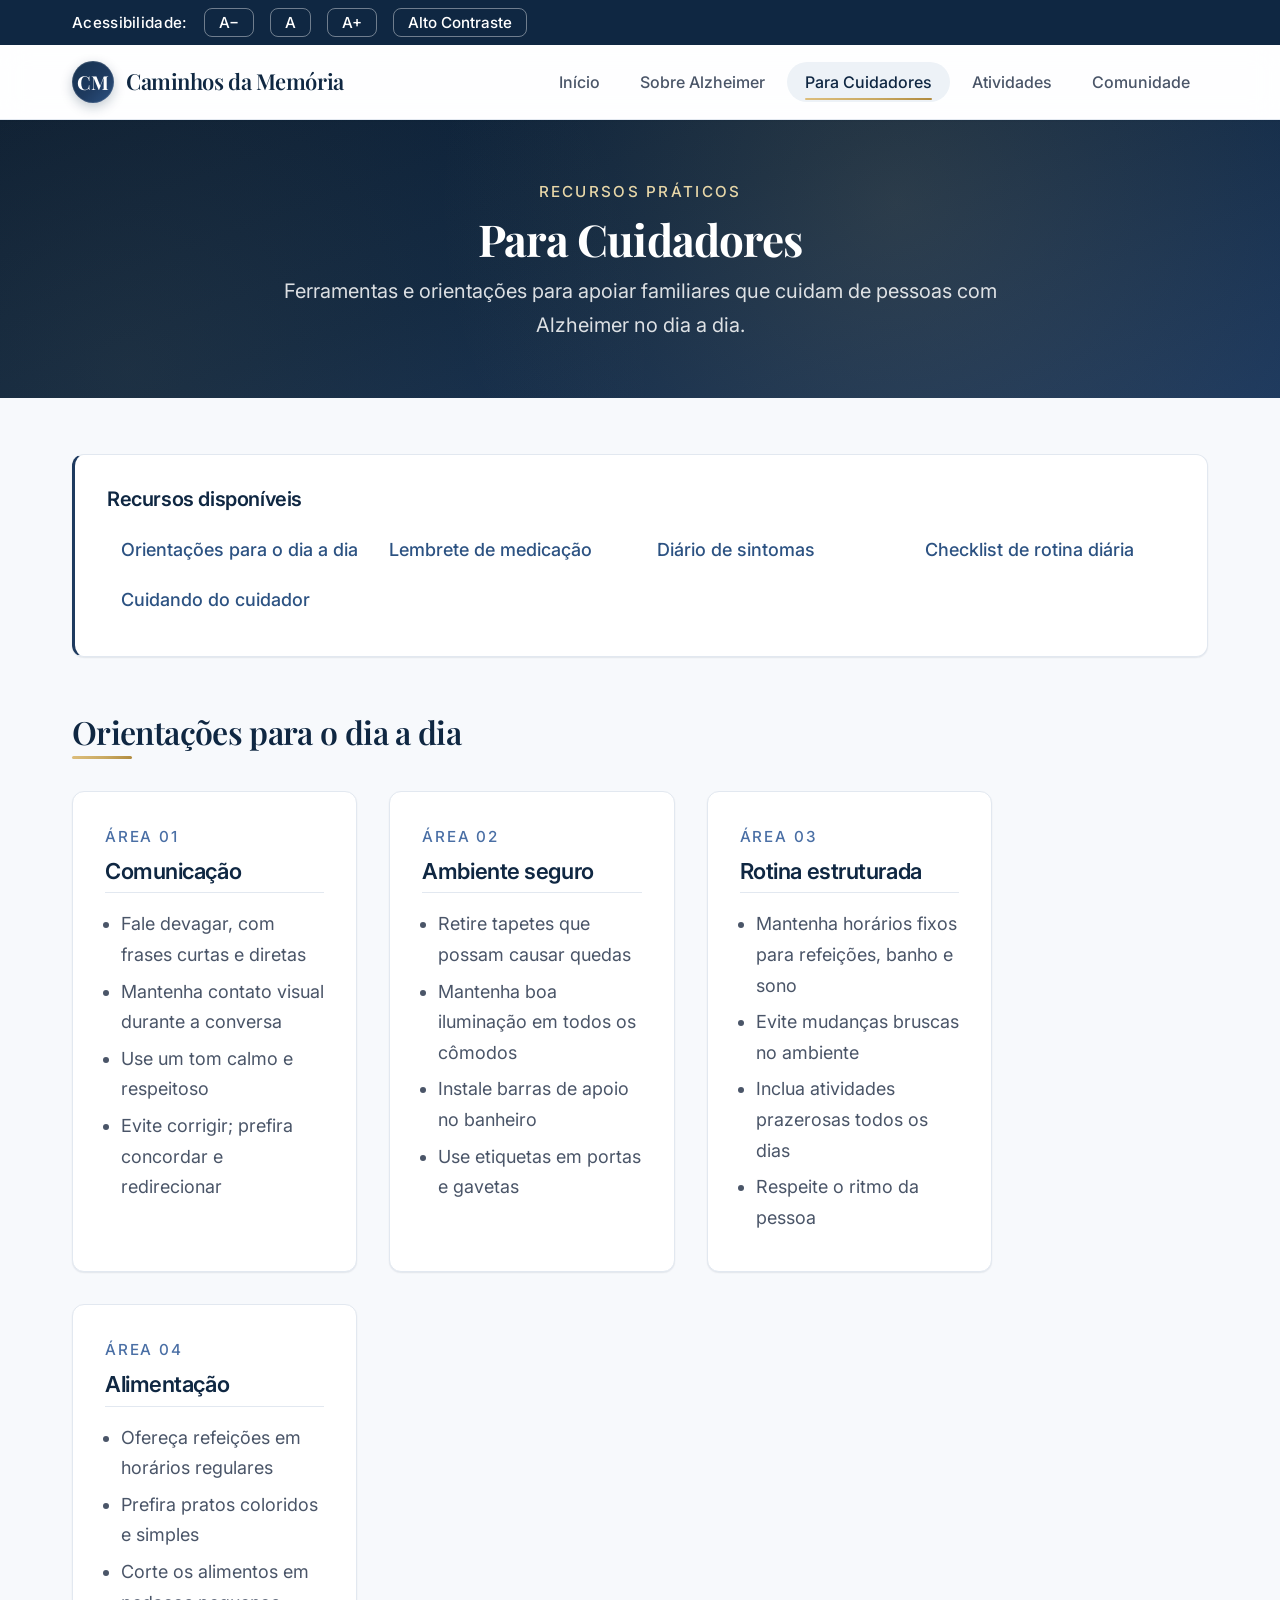
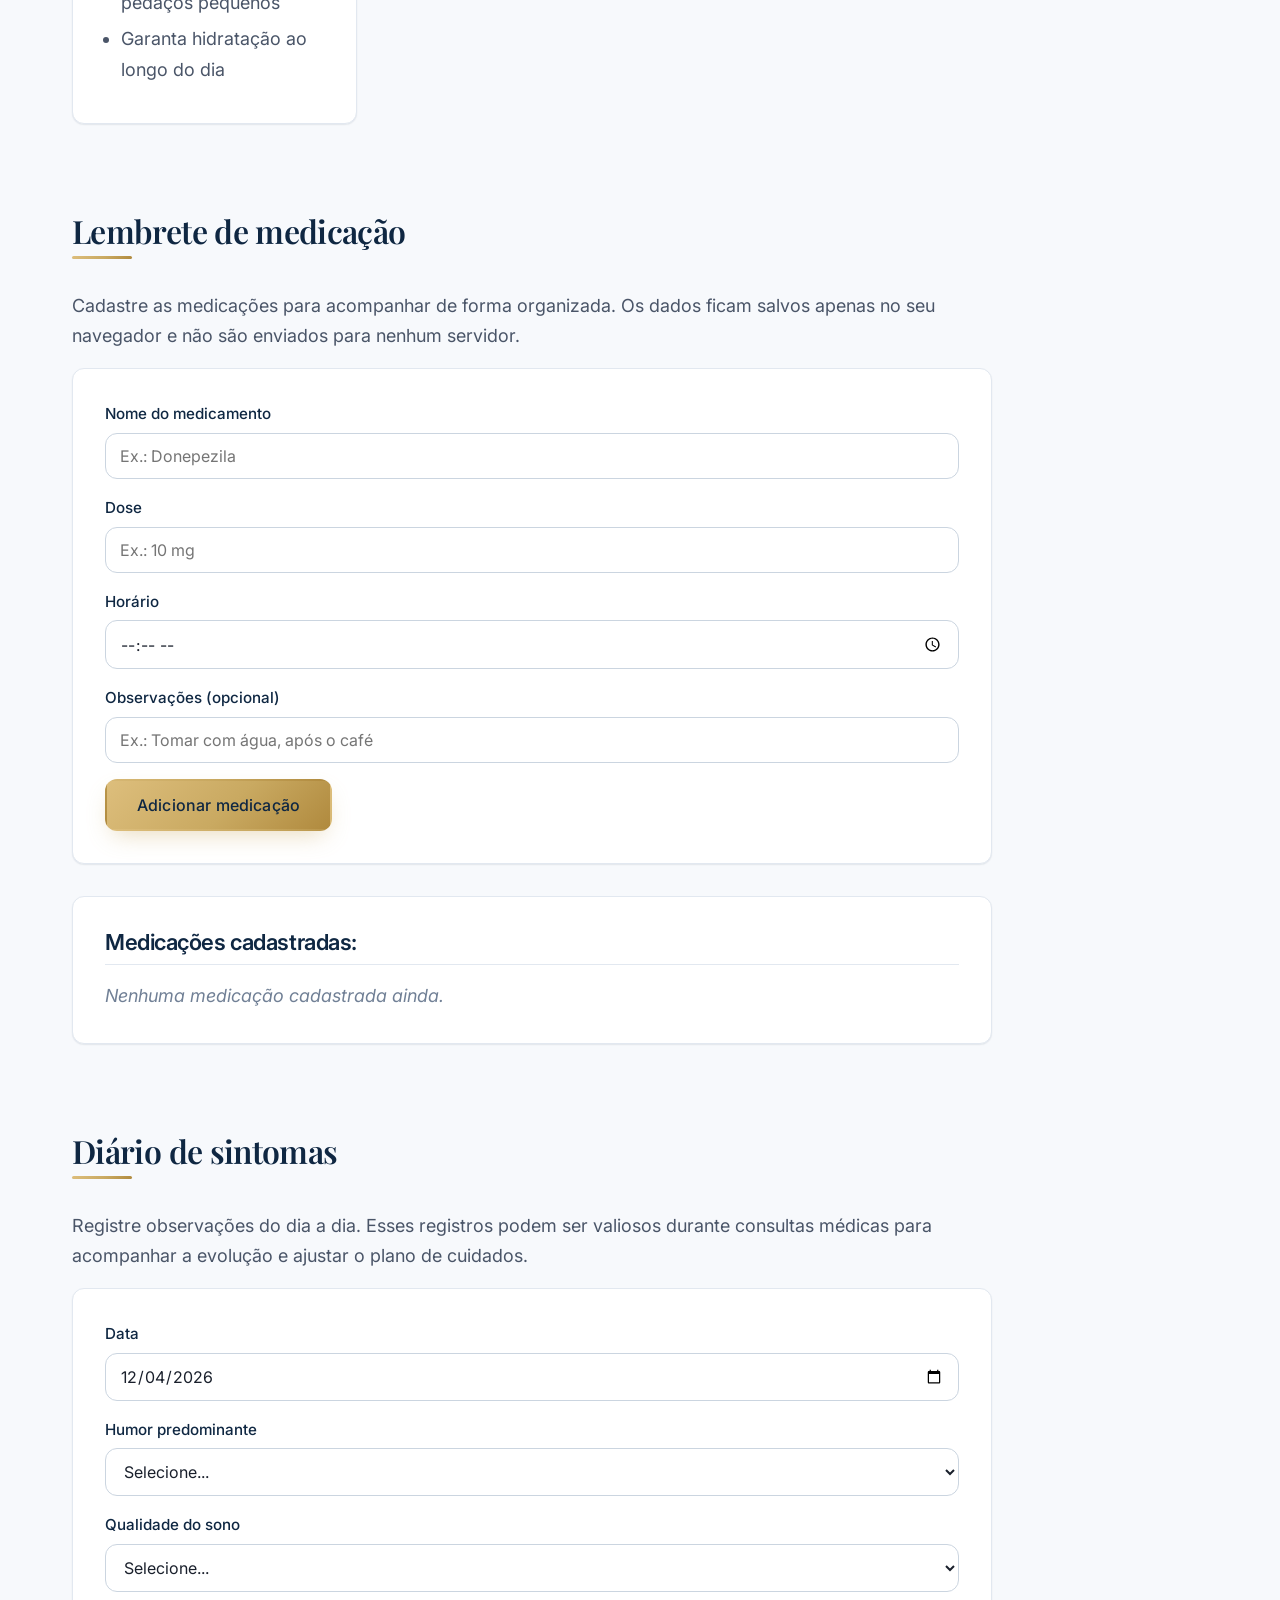
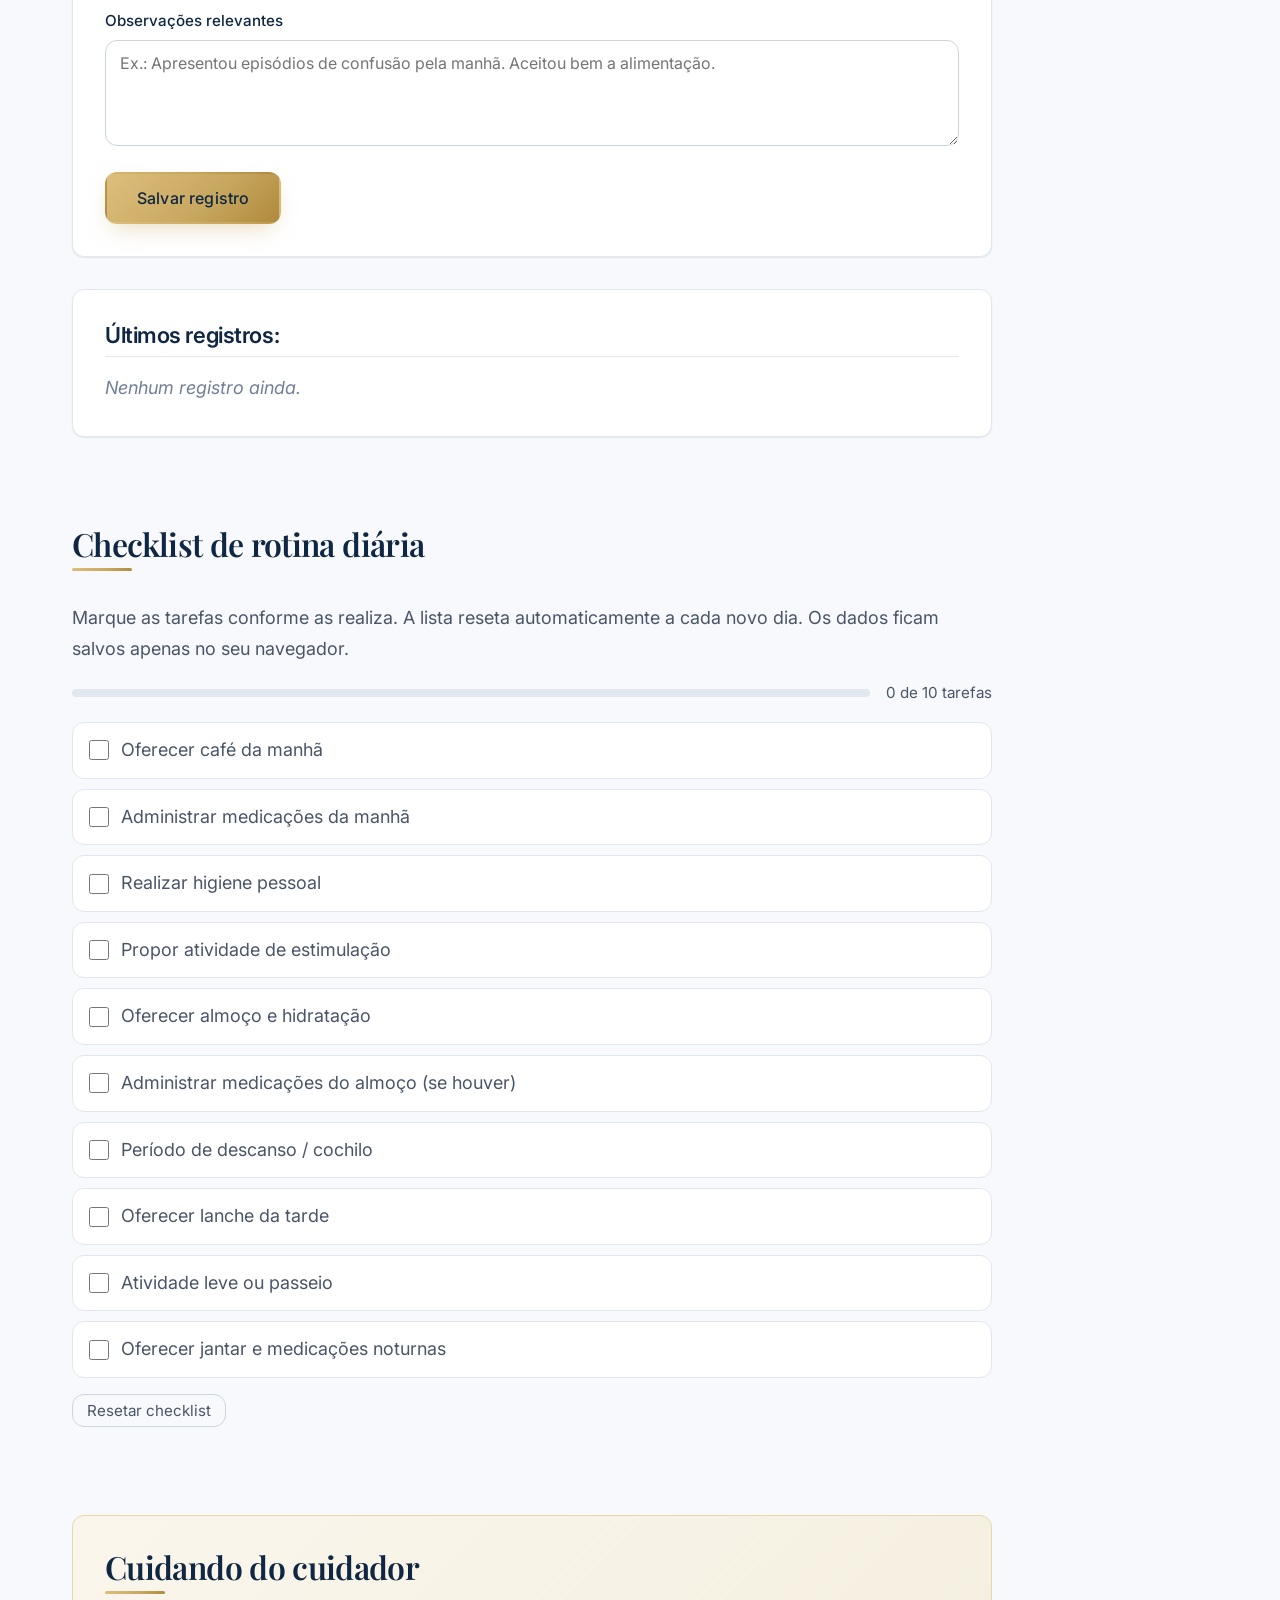
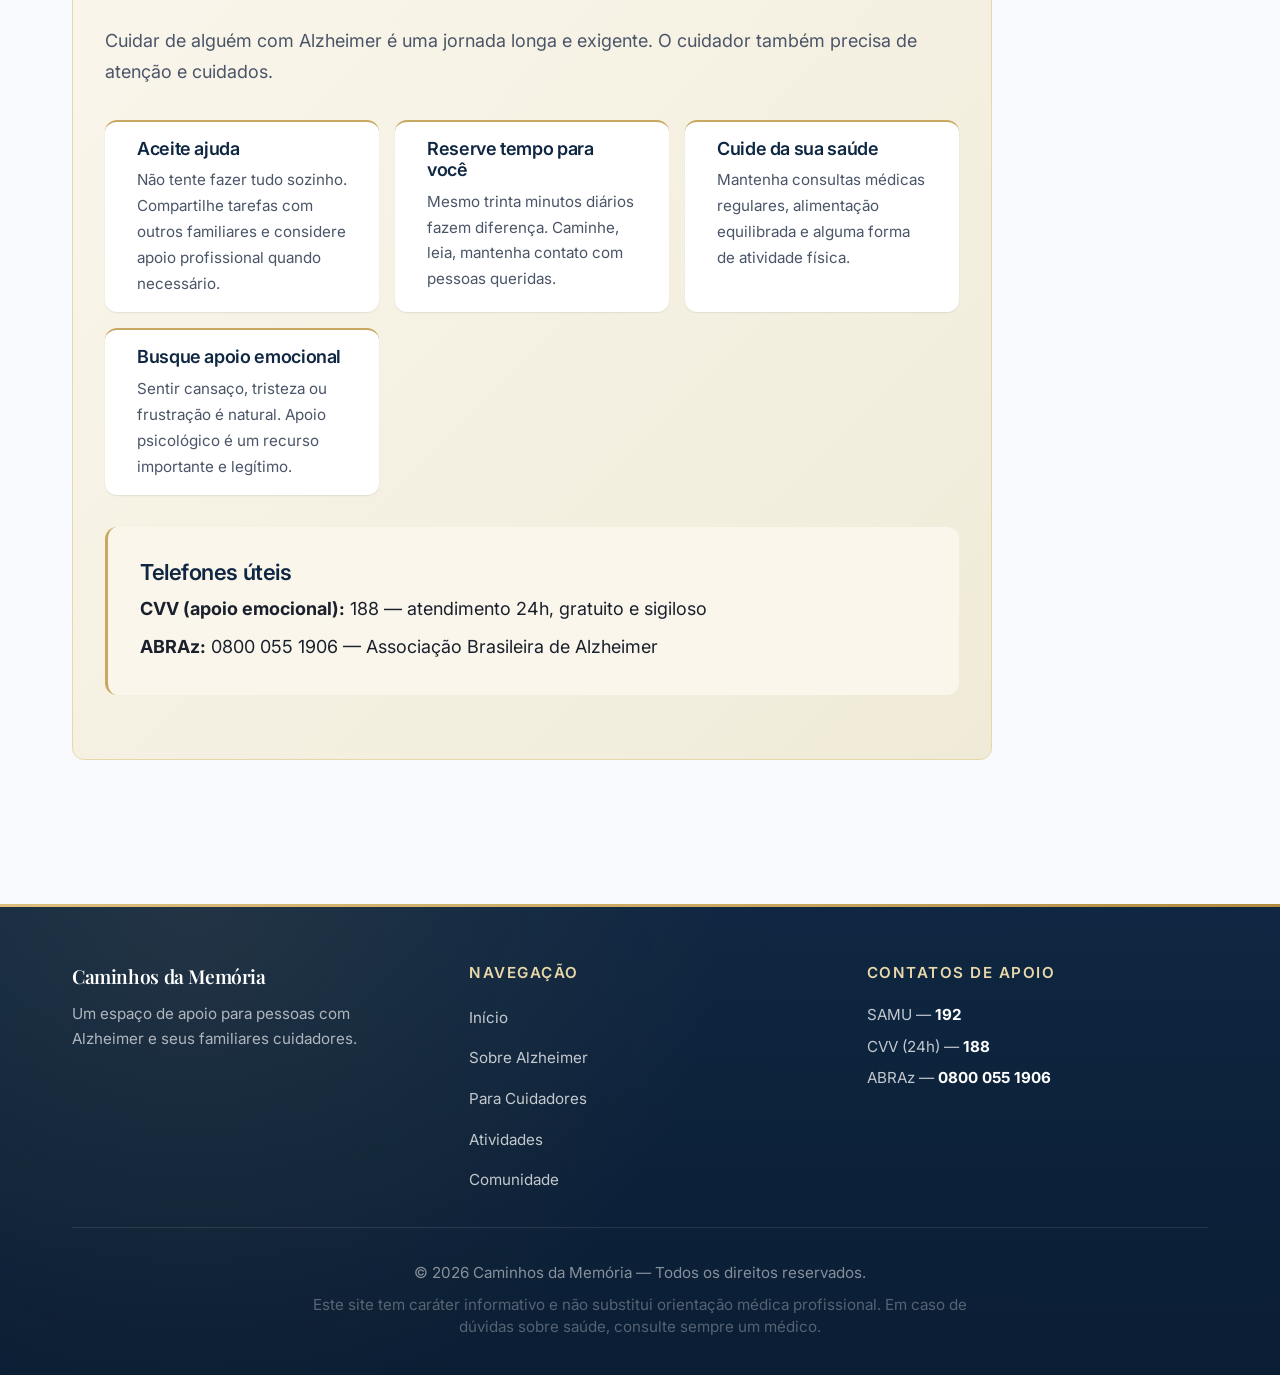
<file: pages/cuidador.html>
<!DOCTYPE html>
<html lang="pt-BR">
<head>
    <meta charset="UTF-8">
    <meta name="viewport" content="width=device-width, initial-scale=1.0">
    <meta name="description" content="Ferramentas e orientações para familiares que cuidam de pessoas com Alzheimer.">
    <title>Para Cuidadores — Caminhos da Memória</title>
    <!-- PWA -->
    <link rel="manifest" href="../manifest.json">
    <meta name="theme-color" content="#1E3A5F">
    <meta name="mobile-web-app-capable" content="yes">
    <meta name="apple-mobile-web-app-capable" content="yes">
    <meta name="apple-mobile-web-app-title" content="Caminhos">
    <link rel="apple-touch-icon" href="../icons/icon-192.png">
    <link rel="icon" type="image/svg+xml" href="../icons/icon.svg">
    <link rel="stylesheet" href="../css/style.css">
    <link rel="stylesheet" href="../css/pages.css">
</head>
<body>
    <div class="accessibility-bar" role="region" aria-label="Controles de acessibilidade">
        <div class="container">
            <span class="accessibility-label">Acessibilidade:</span>
            <button id="font-decrease" aria-label="Diminuir fonte" class="accessibility-btn">A−</button>
            <button id="font-reset" aria-label="Tamanho normal" class="accessibility-btn">A</button>
            <button id="font-increase" aria-label="Aumentar fonte" class="accessibility-btn">A+</button>
            <button id="contrast-toggle" aria-label="Alto contraste" class="accessibility-btn">Alto Contraste</button>
        </div>
    </div>

    <header class="header">
        <div class="container header-content">
            <a href="../index.html" class="logo" aria-label="Caminhos da Memória - página inicial">
                <span class="logo-icon" aria-hidden="true">CM</span>
                <span class="logo-text">Caminhos da Memória</span>
            </a>
            <nav class="main-nav" aria-label="Navegação principal">
                <button class="menu-toggle" id="menuToggle" aria-expanded="false" aria-controls="mainMenu">
                    <span aria-hidden="true">☰</span>
                    <span class="sr-only">Abrir menu</span>
                </button>
                <ul class="menu" id="mainMenu">
                    <li><a href="../index.html">Início</a></li>
                    <li><a href="sobre-alzheimer.html">Sobre Alzheimer</a></li>
                    <li><a href="cuidador.html">Para Cuidadores</a></li>
                    <li><a href="atividades.html">Atividades</a></li>
                    <li><a href="comunidade.html">Comunidade</a></li>
                </ul>
            </nav>
        </div>
    </header>

    <section class="page-banner">
        <div class="container">
            <span class="page-banner-eyebrow">Recursos práticos</span>
            <h1>Para Cuidadores</h1>
            <p class="page-subtitle">
                Ferramentas e orientações para apoiar familiares que cuidam
                de pessoas com Alzheimer no dia a dia.
            </p>
        </div>
    </section>

    <!-- Cabeçalho visível apenas na impressão -->
    <div class="print-header" style="display:none" aria-hidden="true">
        <h1>Caminhos da Memória</h1>
        <p id="print-titulo"></p>
        <p id="print-data"></p>
    </div>

    <main id="main-content" class="page-content">
        <div class="container">

            <nav class="page-toc" aria-label="Sumário desta página">
                <h2>Recursos disponíveis</h2>
                <ul>
                    <li><a href="#dicas">Orientações para o dia a dia</a></li>
                    <li><a href="#medicacao">Lembrete de medicação</a></li>
                    <li><a href="#diario">Diário de sintomas</a></li>
                    <li><a href="#checklist">Checklist de rotina diária</a></li>
                    <li><a href="#autocuidado">Cuidando do cuidador</a></li>
                </ul>
            </nav>

            <!-- Dicas -->
            <section id="dicas" class="content-section">
                <h2>Orientações para o dia a dia</h2>

                <div class="dicas-grid">
                    <article class="dica-card">
                        <p class="dica-titulo">Área 01</p>
                        <h3>Comunicação</h3>
                        <ul>
                            <li>Fale devagar, com frases curtas e diretas</li>
                            <li>Mantenha contato visual durante a conversa</li>
                            <li>Use um tom calmo e respeitoso</li>
                            <li>Evite corrigir; prefira concordar e redirecionar</li>
                        </ul>
                    </article>

                    <article class="dica-card">
                        <p class="dica-titulo">Área 02</p>
                        <h3>Ambiente seguro</h3>
                        <ul>
                            <li>Retire tapetes que possam causar quedas</li>
                            <li>Mantenha boa iluminação em todos os cômodos</li>
                            <li>Instale barras de apoio no banheiro</li>
                            <li>Use etiquetas em portas e gavetas</li>
                        </ul>
                    </article>

                    <article class="dica-card">
                        <p class="dica-titulo">Área 03</p>
                        <h3>Rotina estruturada</h3>
                        <ul>
                            <li>Mantenha horários fixos para refeições, banho e sono</li>
                            <li>Evite mudanças bruscas no ambiente</li>
                            <li>Inclua atividades prazerosas todos os dias</li>
                            <li>Respeite o ritmo da pessoa</li>
                        </ul>
                    </article>

                    <article class="dica-card">
                        <p class="dica-titulo">Área 04</p>
                        <h3>Alimentação</h3>
                        <ul>
                            <li>Ofereça refeições em horários regulares</li>
                            <li>Prefira pratos coloridos e simples</li>
                            <li>Corte os alimentos em pedaços pequenos</li>
                            <li>Garanta hidratação ao longo do dia</li>
                        </ul>
                    </article>
                </div>
            </section>

            <!-- Lembrete de medicação -->
            <section id="medicacao" class="content-section">
                <h2>Lembrete de medicação</h2>
                <p>
                    Cadastre as medicações para acompanhar de forma organizada.
                    Os dados ficam salvos apenas no seu navegador e não são enviados
                    para nenhum servidor.
                </p>

                <form id="form-medicacao" class="formulario">
                    <div class="form-row">
                        <label for="med-nome">Nome do medicamento</label>
                        <input type="text" id="med-nome" required placeholder="Ex.: Donepezila">
                    </div>
                    <div class="form-row">
                        <label for="med-dose">Dose</label>
                        <input type="text" id="med-dose" required placeholder="Ex.: 10 mg">
                    </div>
                    <div class="form-row">
                        <label for="med-horario">Horário</label>
                        <input type="time" id="med-horario" required>
                    </div>
                    <div class="form-row">
                        <label for="med-obs">Observações (opcional)</label>
                        <input type="text" id="med-obs" placeholder="Ex.: Tomar com água, após o café">
                    </div>
                    <button type="submit" class="btn btn-primary">Adicionar medicação</button>
                </form>

                <div id="lista-medicacoes" class="lista-itens" aria-live="polite">
                    <div class="lista-header">
                        <h3>Medicações cadastradas</h3>
                        <button class="btn-imprimir" onclick="imprimirSecao('medicacao')" aria-label="Imprimir lista de medicações">🖨 Imprimir lista</button>
                    </div>
                    <p class="vazio-msg">Nenhuma medicação cadastrada ainda.</p>
                </div>
            </section>

            <!-- Diário de sintomas -->
            <section id="diario" class="content-section">
                <h2>Diário de sintomas</h2>
                <p>
                    Registre observações do dia a dia. Esses registros podem ser
                    valiosos durante consultas médicas para acompanhar a evolução
                    e ajustar o plano de cuidados.
                </p>

                <form id="form-diario" class="formulario">
                    <div class="form-row">
                        <label for="diario-data">Data</label>
                        <input type="date" id="diario-data" required>
                    </div>
                    <div class="form-row">
                        <label for="diario-humor">Humor predominante</label>
                        <select id="diario-humor" required>
                            <option value="">Selecione...</option>
                            <option value="Bom">Bom — calmo e tranquilo</option>
                            <option value="Normal">Normal — sem alterações significativas</option>
                            <option value="Agitado">Agitado ou ansioso</option>
                            <option value="Triste">Retraído ou triste</option>
                            <option value="Irritado">Irritado ou impaciente</option>
                        </select>
                    </div>
                    <div class="form-row">
                        <label for="diario-sono">Qualidade do sono</label>
                        <select id="diario-sono" required>
                            <option value="">Selecione...</option>
                            <option value="Bom">Dormiu bem durante a noite</option>
                            <option value="Regular">Acordou algumas vezes</option>
                            <option value="Ruim">Sono fragmentado ou agitado</option>
                        </select>
                    </div>
                    <div class="form-row">
                        <label for="diario-obs">Observações relevantes</label>
                        <textarea id="diario-obs" rows="4" placeholder="Ex.: Apresentou episódios de confusão pela manhã. Aceitou bem a alimentação."></textarea>
                    </div>
                    <button type="submit" class="btn btn-primary">Salvar registro</button>
                </form>

                <div id="lista-diario" class="lista-itens" aria-live="polite">
                    <div class="lista-header">
                        <h3>Últimos registros</h3>
                        <button class="btn-imprimir" onclick="imprimirSecao('diario')" aria-label="Imprimir diário de sintomas">🖨 Imprimir diário</button>
                    </div>
                    <p class="vazio-msg">Nenhum registro ainda.</p>
                </div>
            </section>

            <!-- Checklist de Rotina -->
            <section id="checklist" class="content-section">
                <h2>Checklist de rotina diária</h2>
                <p>
                    Marque as tarefas conforme as realiza. A lista reseta automaticamente
                    a cada novo dia. Os dados ficam salvos apenas no seu navegador.
                </p>

                <div class="checklist-progresso">
                    <div class="progresso-barra-wrap" role="progressbar" aria-valuemin="0" aria-valuemax="100" aria-valuenow="0" id="checklist-progressbar">
                        <div class="progresso-barra" id="checklist-barra" style="width:0%"></div>
                    </div>
                    <span class="progresso-texto" id="checklist-progresso-texto">0 de 10 tarefas</span>
                </div>

                <div class="checklist-rotina" id="checklist-lista" aria-label="Checklist de rotina diária"></div>

                <button class="checklist-reset" id="checklist-reset">Resetar checklist</button>
            </section>

            <!-- Autocuidado -->
            <section id="autocuidado" class="content-section autocuidado">
                <h2>Cuidando do cuidador</h2>
                <p>
                    Cuidar de alguém com Alzheimer é uma jornada longa e exigente.
                    O cuidador também precisa de atenção e cuidados.
                </p>

                <div class="autocuidado-grid">
                    <div class="ac-item">
                        <h3>Aceite ajuda</h3>
                        <p>Não tente fazer tudo sozinho. Compartilhe tarefas com outros familiares
                            e considere apoio profissional quando necessário.</p>
                    </div>
                    <div class="ac-item">
                        <h3>Reserve tempo para você</h3>
                        <p>Mesmo trinta minutos diários fazem diferença. Caminhe, leia,
                            mantenha contato com pessoas queridas.</p>
                    </div>
                    <div class="ac-item">
                        <h3>Cuide da sua saúde</h3>
                        <p>Mantenha consultas médicas regulares, alimentação equilibrada
                            e alguma forma de atividade física.</p>
                    </div>
                    <div class="ac-item">
                        <h3>Busque apoio emocional</h3>
                        <p>Sentir cansaço, tristeza ou frustração é natural. Apoio psicológico
                            é um recurso importante e legítimo.</p>
                    </div>
                </div>

                <div class="info-box info-box-warm">
                    <h3>Telefones úteis</h3>
                    <p><strong>CVV (apoio emocional):</strong> 188 — atendimento 24h, gratuito e sigiloso</p>
                    <p><strong>ABRAz:</strong> 0800 055 1906 — Associação Brasileira de Alzheimer</p>
                </div>
            </section>

        </div>
    </main>

    <footer class="footer">
        <div class="container">
            <div class="footer-grid">
                <div class="footer-brand">
                    <span class="logo-text">Caminhos da Memória</span>
                    <p>Um espaço de apoio para pessoas com Alzheimer e seus familiares cuidadores.</p>
                </div>
                <div class="footer-links">
                    <h4>Navegação</h4>
                    <ul>
                        <li><a href="../index.html">Início</a></li>
                        <li><a href="sobre-alzheimer.html">Sobre Alzheimer</a></li>
                        <li><a href="cuidador.html">Para Cuidadores</a></li>
                        <li><a href="atividades.html">Atividades</a></li>
                        <li><a href="comunidade.html">Comunidade</a></li>
                    </ul>
                </div>
                <div class="footer-contact">
                    <h4>Contatos de apoio</h4>
                    <p>SAMU — <strong>192</strong></p>
                    <p>CVV (24h) — <strong>188</strong></p>
                    <p>ABRAz — <strong>0800 055 1906</strong></p>
                </div>
            </div>
            <div class="footer-bottom">
                <p>© <span id="ano-footer"></span> Caminhos da Memória — Todos os direitos reservados.</p>
                <p class="footer-note">
                    Este site tem caráter informativo e não substitui orientação médica profissional.
                    Em caso de dúvidas sobre saúde, consulte sempre um médico.
                </p>
            </div>
        </div>
    </footer>

    <script src="../js/main.js"></script>
    <script src="../js/cuidador.js"></script>
    <script src="../js/checklist.js"></script>
    <script>if ('serviceWorker' in navigator) navigator.serviceWorker.register('/sw.js').catch(() => {});</script>
</body>
</html>
</file>
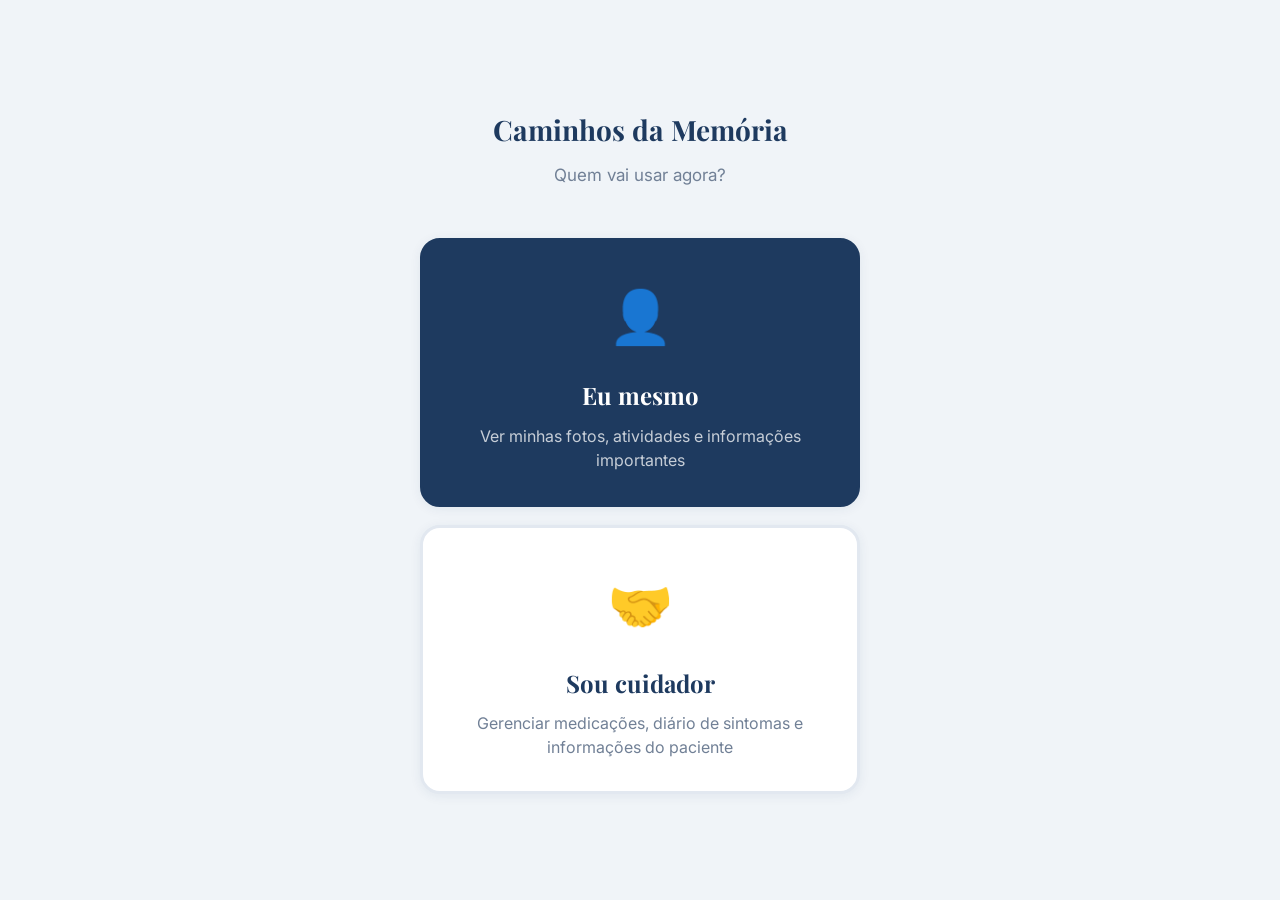
<file: pages/modo.html>
<!DOCTYPE html>
<html lang="pt-BR">
<head>
    <meta charset="UTF-8">
    <meta name="viewport" content="width=device-width, initial-scale=1.0">
    <title>Quem está usando? — Caminhos da Memória</title>
    <link rel="manifest" href="../manifest.json">
    <meta name="theme-color" content="#1E3A5F">
    <meta name="apple-mobile-web-app-capable" content="yes">
    <meta name="apple-mobile-web-app-title" content="Caminhos">
    <link rel="apple-touch-icon" href="../icons/icon-192.png">
    <link rel="icon" type="image/svg+xml" href="../icons/icon.svg">
    <link rel="stylesheet" href="../css/style.css">
    <link rel="stylesheet" href="../css/paciente.css">
</head>
<body>
    <main class="modo-selecao" id="main-content">
        <div class="modo-logo">Caminhos da Memória</div>
        <p class="modo-subtitulo">Quem vai usar agora?</p>

        <div class="modo-opcoes">
            <a href="paciente.html" class="modo-opcao destaque" id="btn-paciente">
                <div class="modo-opcao-icone">👤</div>
                <div class="modo-opcao-titulo">Eu mesmo</div>
                <div class="modo-opcao-desc">Ver minhas fotos, atividades e informações importantes</div>
            </a>

            <a href="../index.html" class="modo-opcao" id="btn-cuidador">
                <div class="modo-opcao-icone">🤝</div>
                <div class="modo-opcao-titulo">Sou cuidador</div>
                <div class="modo-opcao-desc">Gerenciar medicações, diário de sintomas e informações do paciente</div>
            </a>
        </div>
    </main>

    <script>
        if ('serviceWorker' in navigator) navigator.serviceWorker.register('/sw.js').catch(() => {});
    </script>
</body>
</html>
</file>
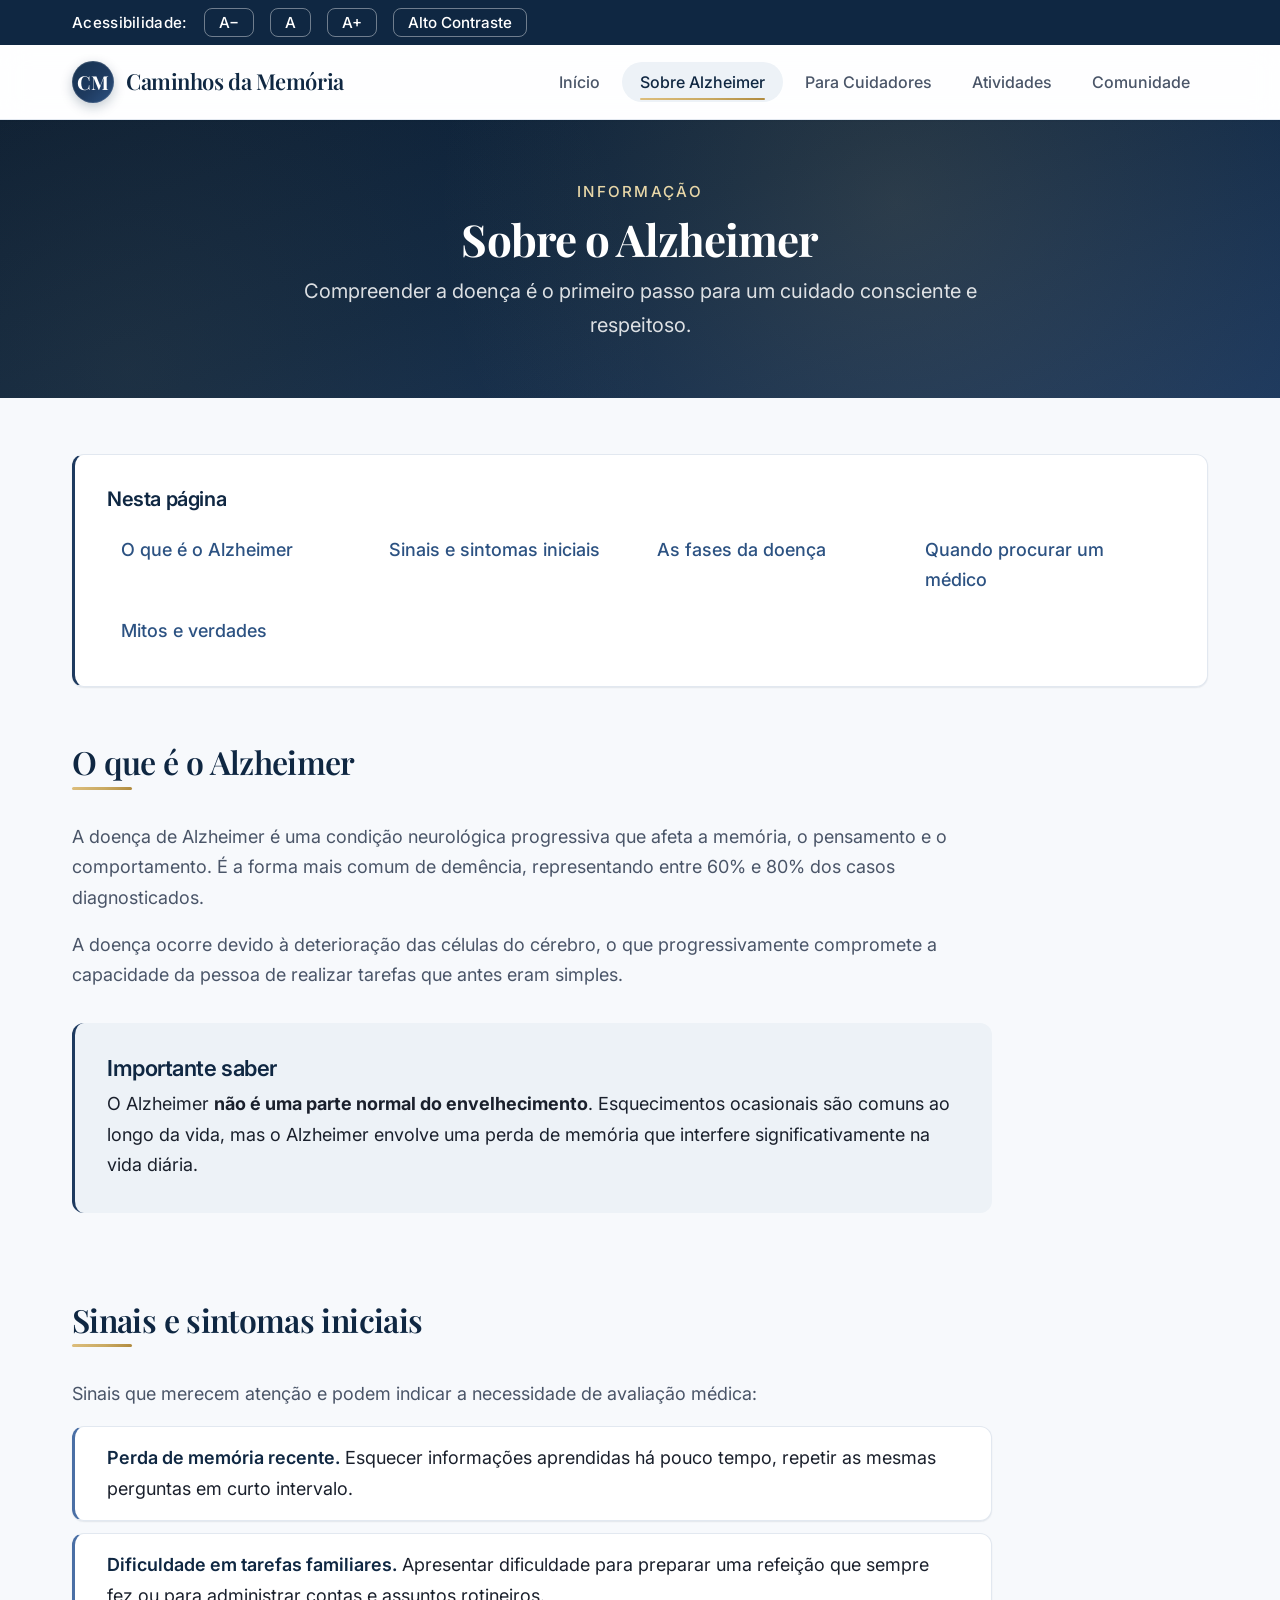
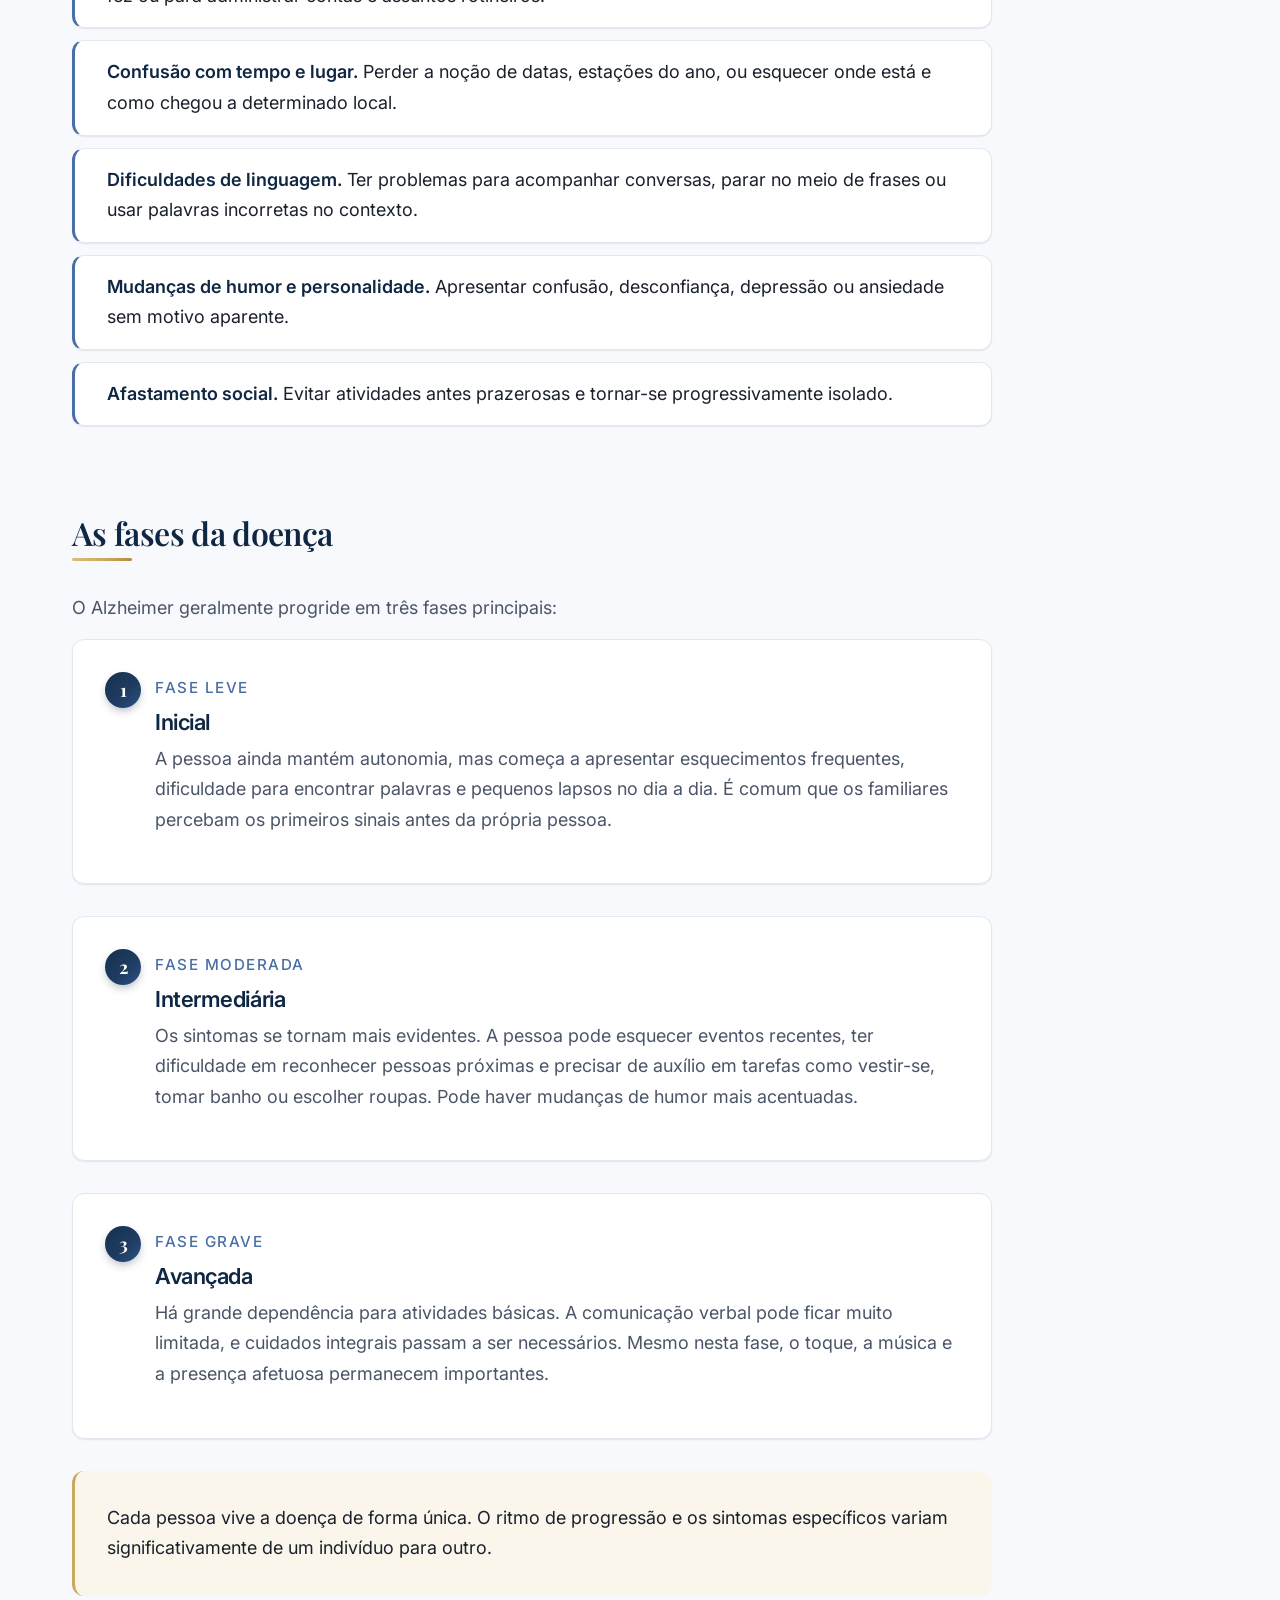
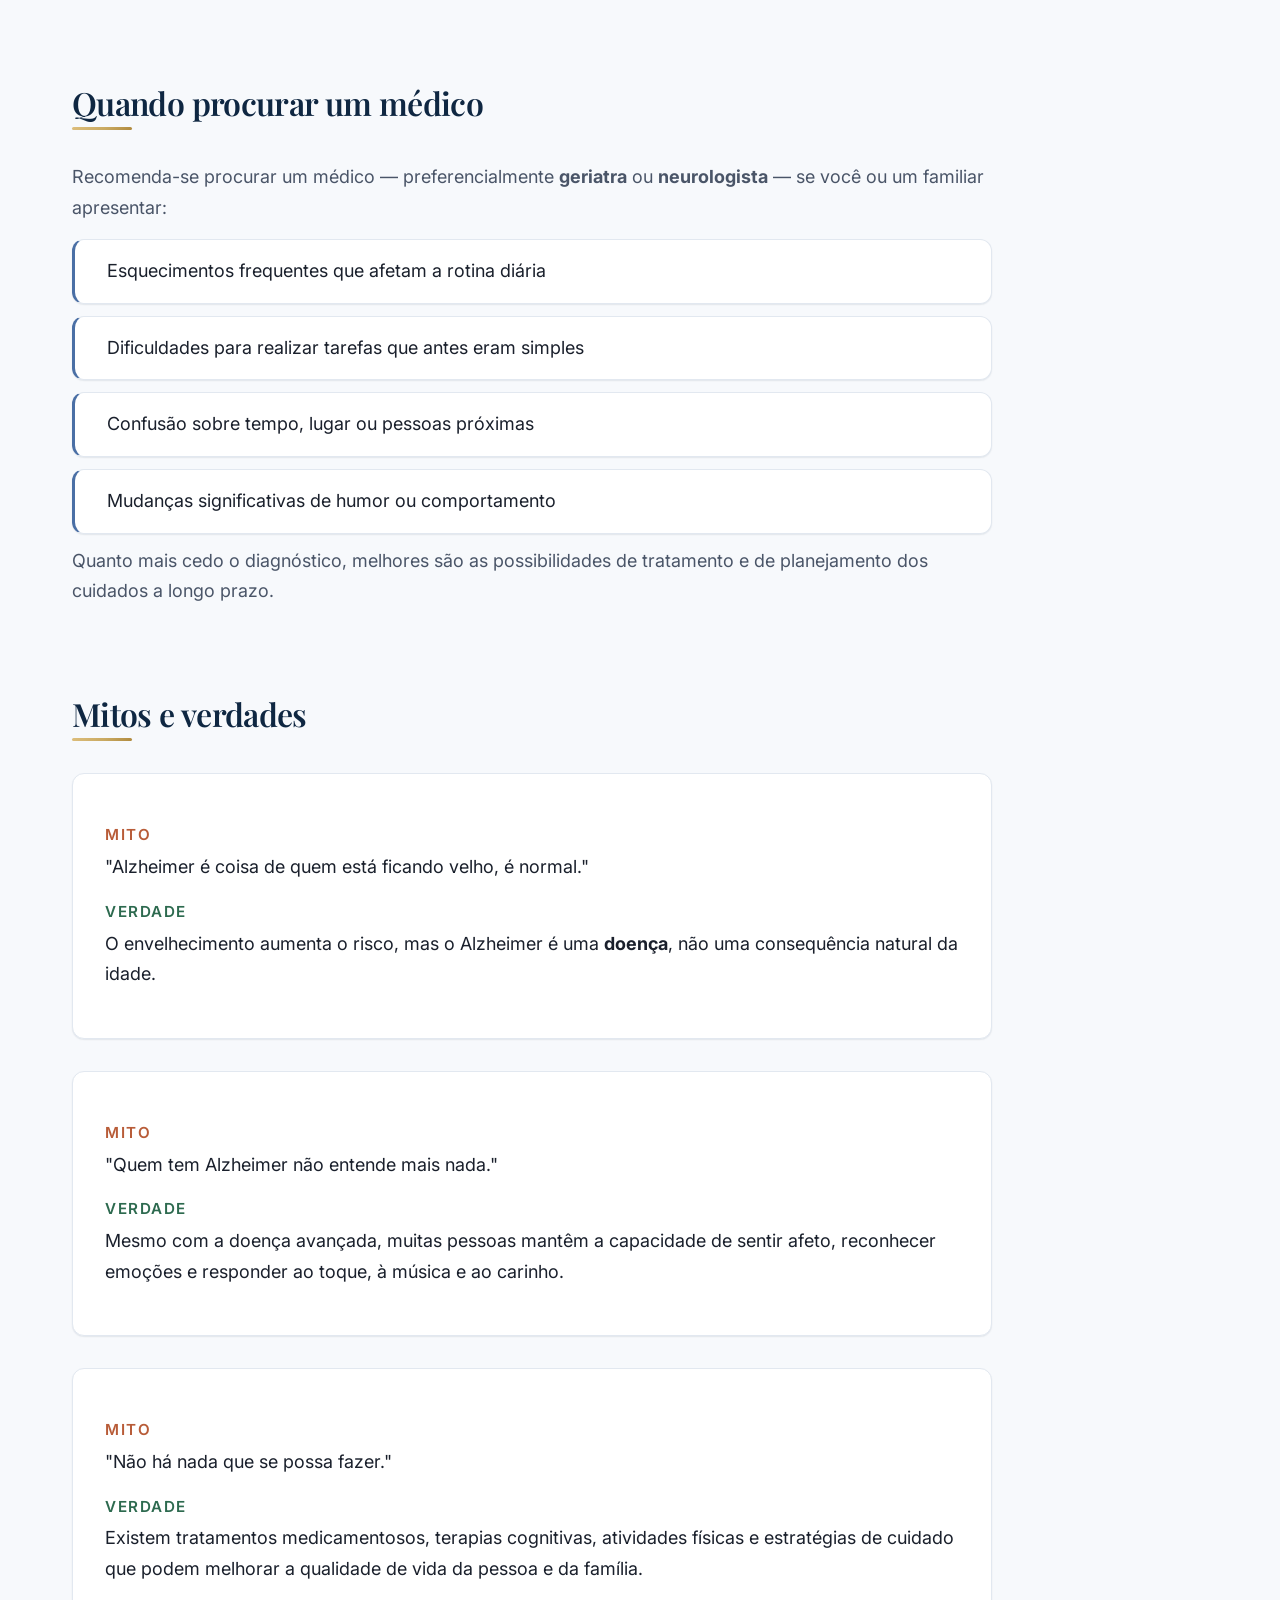
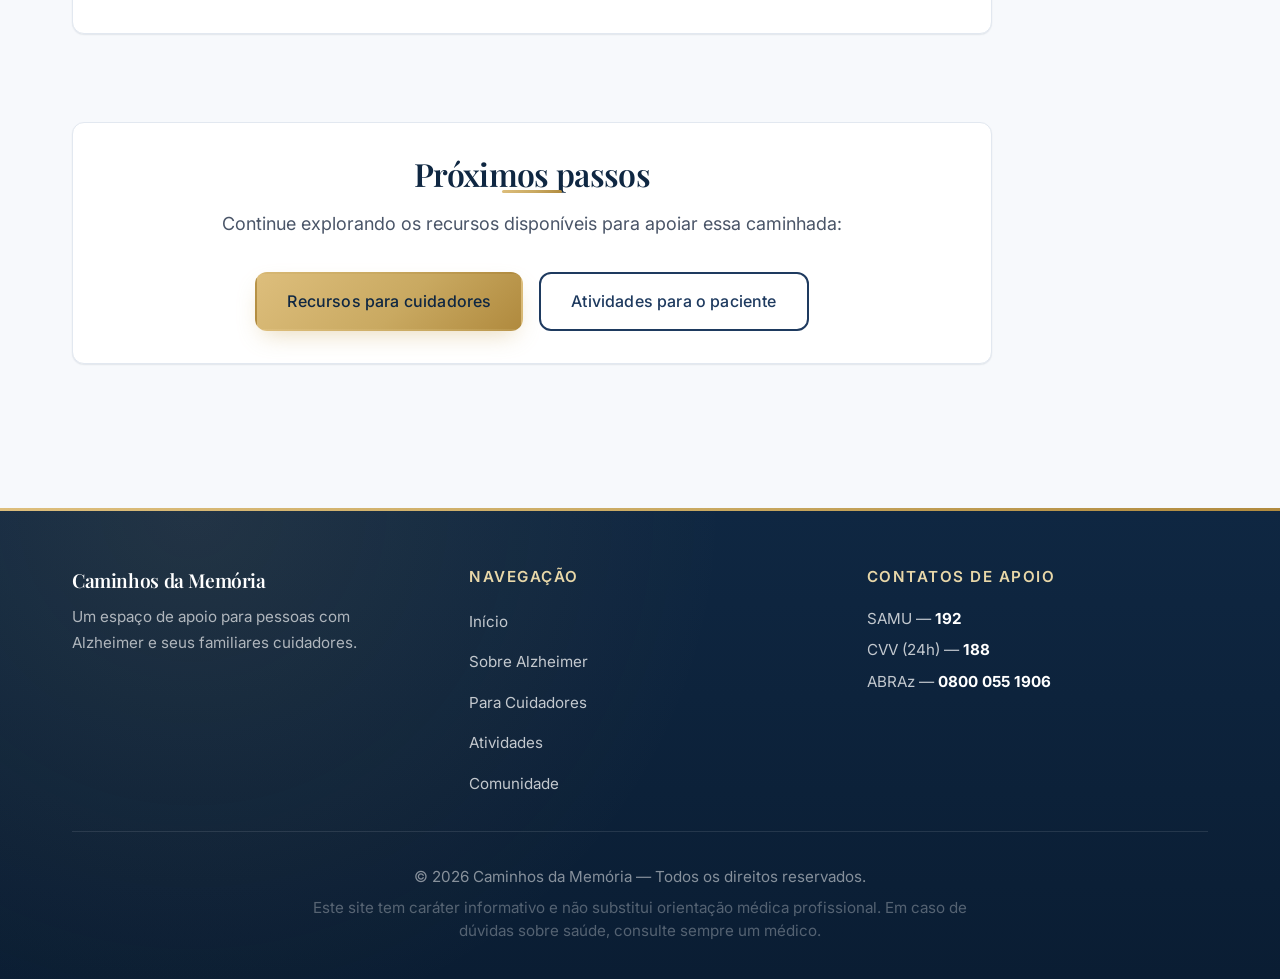
<file: pages/sobre-alzheimer.html>
<!DOCTYPE html>
<html lang="pt-BR">
<head>
    <meta charset="UTF-8">
    <meta name="viewport" content="width=device-width, initial-scale=1.0">
    <meta name="description" content="Entenda o que é Alzheimer, seus sintomas, fases e quando procurar ajuda médica.">
    <title>Sobre Alzheimer — Caminhos da Memória</title>
    <!-- PWA -->
    <link rel="manifest" href="../manifest.json">
    <meta name="theme-color" content="#1E3A5F">
    <meta name="mobile-web-app-capable" content="yes">
    <meta name="apple-mobile-web-app-capable" content="yes">
    <meta name="apple-mobile-web-app-title" content="Caminhos">
    <link rel="apple-touch-icon" href="../icons/icon-192.png">
    <link rel="icon" type="image/svg+xml" href="../icons/icon.svg">
    <link rel="stylesheet" href="../css/style.css">
    <link rel="stylesheet" href="../css/pages.css">
</head>
<body>
    <div class="accessibility-bar" role="region" aria-label="Controles de acessibilidade">
        <div class="container">
            <span class="accessibility-label">Acessibilidade:</span>
            <button id="font-decrease" aria-label="Diminuir fonte" class="accessibility-btn">A−</button>
            <button id="font-reset" aria-label="Tamanho normal" class="accessibility-btn">A</button>
            <button id="font-increase" aria-label="Aumentar fonte" class="accessibility-btn">A+</button>
            <button id="contrast-toggle" aria-label="Alto contraste" class="accessibility-btn">Alto Contraste</button>
        </div>
    </div>

    <header class="header">
        <div class="container header-content">
            <a href="../index.html" class="logo" aria-label="Caminhos da Memória - página inicial">
                <span class="logo-icon" aria-hidden="true">CM</span>
                <span class="logo-text">Caminhos da Memória</span>
            </a>
            <nav class="main-nav" aria-label="Navegação principal">
                <button class="menu-toggle" id="menuToggle" aria-expanded="false" aria-controls="mainMenu">
                    <span aria-hidden="true">☰</span>
                    <span class="sr-only">Abrir menu</span>
                </button>
                <ul class="menu" id="mainMenu">
                    <li><a href="../index.html">Início</a></li>
                    <li><a href="sobre-alzheimer.html">Sobre Alzheimer</a></li>
                    <li><a href="cuidador.html">Para Cuidadores</a></li>
                    <li><a href="atividades.html">Atividades</a></li>
                    <li><a href="comunidade.html">Comunidade</a></li>
                </ul>
            </nav>
        </div>
    </header>

    <section class="page-banner">
        <div class="container">
            <span class="page-banner-eyebrow">Informação</span>
            <h1>Sobre o Alzheimer</h1>
            <p class="page-subtitle">
                Compreender a doença é o primeiro passo para um cuidado consciente e respeitoso.
            </p>
        </div>
    </section>

    <main id="main-content" class="page-content">
        <div class="container">

            <nav class="page-toc" aria-label="Sumário desta página">
                <h2>Nesta página</h2>
                <ul>
                    <li><a href="#o-que-e">O que é o Alzheimer</a></li>
                    <li><a href="#sinais">Sinais e sintomas iniciais</a></li>
                    <li><a href="#fases">As fases da doença</a></li>
                    <li><a href="#quando-procurar">Quando procurar um médico</a></li>
                    <li><a href="#mitos">Mitos e verdades</a></li>
                </ul>
            </nav>

            <!-- O que é -->
            <section id="o-que-e" class="content-section">
                <h2>O que é o Alzheimer</h2>
                <p>
                    A doença de Alzheimer é uma condição neurológica progressiva que
                    afeta a memória, o pensamento e o comportamento. É a forma mais
                    comum de demência, representando entre 60% e 80% dos casos diagnosticados.
                </p>
                <p>
                    A doença ocorre devido à deterioração das células do cérebro, o que
                    progressivamente compromete a capacidade da pessoa de realizar tarefas
                    que antes eram simples.
                </p>
                <div class="info-box">
                    <h3>Importante saber</h3>
                    <p>
                        O Alzheimer <strong>não é uma parte normal do envelhecimento</strong>.
                        Esquecimentos ocasionais são comuns ao longo da vida, mas o Alzheimer
                        envolve uma perda de memória que interfere significativamente na vida diária.
                    </p>
                </div>
            </section>

            <!-- Sinais e sintomas -->
            <section id="sinais" class="content-section">
                <h2>Sinais e sintomas iniciais</h2>
                <p>Sinais que merecem atenção e podem indicar a necessidade de avaliação médica:</p>
                <ul class="sintomas-list">
                    <li>
                        <strong>Perda de memória recente.</strong>
                        Esquecer informações aprendidas há pouco tempo,
                        repetir as mesmas perguntas em curto intervalo.
                    </li>
                    <li>
                        <strong>Dificuldade em tarefas familiares.</strong>
                        Apresentar dificuldade para preparar uma refeição que sempre fez
                        ou para administrar contas e assuntos rotineiros.
                    </li>
                    <li>
                        <strong>Confusão com tempo e lugar.</strong>
                        Perder a noção de datas, estações do ano,
                        ou esquecer onde está e como chegou a determinado local.
                    </li>
                    <li>
                        <strong>Dificuldades de linguagem.</strong>
                        Ter problemas para acompanhar conversas, parar no meio
                        de frases ou usar palavras incorretas no contexto.
                    </li>
                    <li>
                        <strong>Mudanças de humor e personalidade.</strong>
                        Apresentar confusão, desconfiança, depressão ou ansiedade
                        sem motivo aparente.
                    </li>
                    <li>
                        <strong>Afastamento social.</strong>
                        Evitar atividades antes prazerosas e tornar-se progressivamente isolado.
                    </li>
                </ul>
            </section>

            <!-- Fases -->
            <section id="fases" class="content-section">
                <h2>As fases da doença</h2>
                <p>O Alzheimer geralmente progride em três fases principais:</p>

                <div class="fase-card">
                    <div class="fase-numero">1</div>
                    <span class="fase-nivel">Fase Leve</span>
                    <h3>Inicial</h3>
                    <p>
                        A pessoa ainda mantém autonomia, mas começa a apresentar
                        esquecimentos frequentes, dificuldade para encontrar palavras
                        e pequenos lapsos no dia a dia. É comum que os familiares
                        percebam os primeiros sinais antes da própria pessoa.
                    </p>
                </div>

                <div class="fase-card">
                    <div class="fase-numero">2</div>
                    <span class="fase-nivel">Fase Moderada</span>
                    <h3>Intermediária</h3>
                    <p>
                        Os sintomas se tornam mais evidentes. A pessoa pode esquecer
                        eventos recentes, ter dificuldade em reconhecer pessoas próximas
                        e precisar de auxílio em tarefas como vestir-se, tomar banho ou
                        escolher roupas. Pode haver mudanças de humor mais acentuadas.
                    </p>
                </div>

                <div class="fase-card">
                    <div class="fase-numero">3</div>
                    <span class="fase-nivel">Fase Grave</span>
                    <h3>Avançada</h3>
                    <p>
                        Há grande dependência para atividades básicas. A comunicação
                        verbal pode ficar muito limitada, e cuidados integrais passam
                        a ser necessários. Mesmo nesta fase, o toque, a música e a
                        presença afetuosa permanecem importantes.
                    </p>
                </div>

                <div class="info-box info-box-warm">
                    <p>
                        Cada pessoa vive a doença de forma única.
                        O ritmo de progressão e os sintomas específicos variam significativamente
                        de um indivíduo para outro.
                    </p>
                </div>
            </section>

            <!-- Quando procurar -->
            <section id="quando-procurar" class="content-section">
                <h2>Quando procurar um médico</h2>
                <p>
                    Recomenda-se procurar um médico — preferencialmente
                    <strong>geriatra</strong> ou <strong>neurologista</strong> —
                    se você ou um familiar apresentar:
                </p>
                <ul class="sintomas-list">
                    <li>Esquecimentos frequentes que afetam a rotina diária</li>
                    <li>Dificuldades para realizar tarefas que antes eram simples</li>
                    <li>Confusão sobre tempo, lugar ou pessoas próximas</li>
                    <li>Mudanças significativas de humor ou comportamento</li>
                </ul>
                <p>
                    Quanto mais cedo o diagnóstico, melhores são as possibilidades
                    de tratamento e de planejamento dos cuidados a longo prazo.
                </p>
            </section>

            <!-- Mitos -->
            <section id="mitos" class="content-section">
                <h2>Mitos e verdades</h2>

                <div class="mito-card">
                    <p class="mito-tag">Mito</p>
                    <p>"Alzheimer é coisa de quem está ficando velho, é normal."</p>
                    <p class="verdade-tag">Verdade</p>
                    <p>O envelhecimento aumenta o risco, mas o Alzheimer é uma
                        <strong>doença</strong>, não uma consequência natural da idade.</p>
                </div>

                <div class="mito-card">
                    <p class="mito-tag">Mito</p>
                    <p>"Quem tem Alzheimer não entende mais nada."</p>
                    <p class="verdade-tag">Verdade</p>
                    <p>Mesmo com a doença avançada, muitas pessoas mantêm a capacidade
                        de sentir afeto, reconhecer emoções e responder ao toque,
                        à música e ao carinho.</p>
                </div>

                <div class="mito-card">
                    <p class="mito-tag">Mito</p>
                    <p>"Não há nada que se possa fazer."</p>
                    <p class="verdade-tag">Verdade</p>
                    <p>Existem tratamentos medicamentosos, terapias cognitivas,
                        atividades físicas e estratégias de cuidado que podem
                        melhorar a qualidade de vida da pessoa e da família.</p>
                </div>
            </section>

            <!-- CTA -->
            <section class="content-section cta-section">
                <h2>Próximos passos</h2>
                <p>Continue explorando os recursos disponíveis para apoiar essa caminhada:</p>
                <div class="hero-actions">
                    <a href="cuidador.html" class="btn btn-primary">Recursos para cuidadores</a>
                    <a href="atividades.html" class="btn btn-secondary">Atividades para o paciente</a>
                </div>
            </section>

        </div>
    </main>

    <footer class="footer">
        <div class="container">
            <div class="footer-grid">
                <div class="footer-brand">
                    <span class="logo-text">Caminhos da Memória</span>
                    <p>Um espaço de apoio para pessoas com Alzheimer e seus familiares cuidadores.</p>
                </div>
                <div class="footer-links">
                    <h4>Navegação</h4>
                    <ul>
                        <li><a href="../index.html">Início</a></li>
                        <li><a href="sobre-alzheimer.html">Sobre Alzheimer</a></li>
                        <li><a href="cuidador.html">Para Cuidadores</a></li>
                        <li><a href="atividades.html">Atividades</a></li>
                        <li><a href="comunidade.html">Comunidade</a></li>
                    </ul>
                </div>
                <div class="footer-contact">
                    <h4>Contatos de apoio</h4>
                    <p>SAMU — <strong>192</strong></p>
                    <p>CVV (24h) — <strong>188</strong></p>
                    <p>ABRAz — <strong>0800 055 1906</strong></p>
                </div>
            </div>
            <div class="footer-bottom">
                <p>© <span id="ano-footer"></span> Caminhos da Memória — Todos os direitos reservados.</p>
                <p class="footer-note">
                    Este site tem caráter informativo e não substitui orientação médica profissional.
                    Em caso de dúvidas sobre saúde, consulte sempre um médico.
                </p>
            </div>
        </div>
    </footer>

    <script src="../js/main.js"></script>
    <script>if ('serviceWorker' in navigator) navigator.serviceWorker.register('/sw.js').catch(() => {});</script>
</body>
</html>
</file>
<file: css/style.css>
/* ===================================================
   CAMINHOS DA MEMÓRIA - Estilo Principal
   Paleta: Azul Médico Profissional
   Foco: profissionalismo, clareza e acessibilidade
   =================================================== */

/* Importar fonte profissional */
@import url('https://fonts.googleapis.com/css2?family=Inter:wght@400;500;600;700&family=Playfair+Display:wght@600;700&display=swap');

/* Variáveis */
:root {
    /* Paleta Azul Médico Profissional */
    --cor-primaria: #1E3A5F;          /* Azul-marinho profundo */
    --cor-primaria-escura: #0F2742;   /* Navy mais escuro */
    --cor-primaria-clara: #2C5282;    /* Azul médio */
    --cor-secundaria: #4A6FA5;        /* Azul aço */
    --cor-destaque: #C9A961;          /* Dourado discreto */
    --cor-destaque-clara: #E8D7A8;
    --cor-sucesso: #2D6A4F;           /* Verde profissional para feedback positivo */
    --cor-alerta: #B85C38;            /* Coral terroso para alertas */

    /* Tons neutros */
    --cor-texto: #1A202C;             /* Quase preto */
    --cor-texto-medio: #4A5568;
    --cor-texto-claro: #718096;
    --cor-fundo: #F7F9FC;             /* Off-white azulado */
    --cor-fundo-card: #FFFFFF;
    --cor-fundo-suave: #EDF2F7;
    --cor-borda: #E2E8F0;
    --cor-borda-escura: #CBD5E0;

    /* Tamanhos de fonte (base 18px - acessibilidade) */
    --fonte-base: 1.125rem;           /* 18px */
    --fonte-pequena: 0.95rem;         /* 15px */
    --fonte-grande: 1.25rem;          /* 20px */
    --fonte-h1: 2.75rem;              /* 44px */
    --fonte-h2: 2rem;                 /* 32px */
    --fonte-h3: 1.375rem;             /* 22px */

    /* Espaçamentos */
    --espaco-xs: 0.5rem;
    --espaco-sm: 1rem;
    --espaco-md: 2rem;
    --espaco-lg: 3.5rem;
    --espaco-xl: 5.5rem;

    /* Gradientes de assinatura */
    --gradiente-primaria: linear-gradient(135deg, #16324F 0%, #1E3A5F 55%, #2C5282 100%);
    --gradiente-destaque: linear-gradient(135deg, #DDBE7C 0%, #C9A961 55%, #B08A3E 100%);
    --gradiente-destaque-hover: linear-gradient(135deg, #E8CB8F 0%, #D4B672 55%, #B8934A 100%);

    /* Outros */
    --raio-borda: 12px;
    --raio-borda-lg: 22px;
    --raio-borda-suave: 8px;
    --sombra-sutil: 0 1px 2px rgba(15, 39, 66, 0.05), 0 1px 1px rgba(15, 39, 66, 0.04);
    --sombra-card: 0 1px 2px rgba(15, 39, 66, 0.04), 0 10px 28px -8px rgba(15, 39, 66, 0.14);
    --sombra-card-hover: 0 4px 10px rgba(15, 39, 66, 0.08), 0 24px 48px -12px rgba(15, 39, 66, 0.22);
    --sombra-destaque: 0 10px 24px -8px rgba(201, 169, 97, 0.45);
    --transicao: 0.25s cubic-bezier(0.4, 0, 0.2, 1);

    /* Tipografia */
    --fonte-sans: 'Inter', -apple-system, BlinkMacSystemFont, 'Segoe UI', sans-serif;
    --fonte-serif: 'Playfair Display', Georgia, serif;
}

/* Modo alto contraste */
body.high-contrast {
    --cor-primaria: #000000;
    --cor-primaria-escura: #000000;
    --cor-primaria-clara: #000000;
    --cor-secundaria: #000000;
    --cor-destaque: #000000;
    --cor-texto: #000000;
    --cor-texto-medio: #000000;
    --cor-texto-claro: #000000;
    --cor-fundo: #FFFFFF;
    --cor-fundo-card: #FFFFFF;
    --cor-fundo-suave: #FFFFFF;
    --cor-borda: #000000;
    --cor-borda-escura: #000000;
}

body.high-contrast .btn-primary {
    background: #000;
    color: #fff;
    border: 3px solid #000;
}

body.high-contrast .btn-secondary {
    background: #fff;
    color: #000;
    border: 3px solid #000;
}

/* Reset e base */
*, *::before, *::after {
    margin: 0;
    padding: 0;
    box-sizing: border-box;
}

html {
    scroll-behavior: smooth;
}

body {
    font-family: var(--fonte-sans);
    font-size: var(--fonte-base);
    line-height: 1.7;
    color: var(--cor-texto);
    background-color: var(--cor-fundo);
    -webkit-font-smoothing: antialiased;
    -moz-osx-font-smoothing: grayscale;
}

/* Acessibilidade: classe para texto de leitor de tela */
.sr-only {
    position: absolute;
    width: 1px;
    height: 1px;
    padding: 0;
    margin: -1px;
    overflow: hidden;
    clip: rect(0, 0, 0, 0);
    white-space: nowrap;
    border: 0;
}

/* Foco visível */
*:focus-visible {
    outline: 3px solid var(--cor-destaque);
    outline-offset: 3px;
}

/* Container */
.container {
    max-width: 1200px;
    margin: 0 auto;
    padding: 0 var(--espaco-md);
}

/* Tipografia */
h1, h2, h3 {
    line-height: 1.2;
    color: var(--cor-primaria-escura);
    font-weight: 700;
    letter-spacing: -0.02em;
}

h1 {
    font-family: var(--fonte-serif);
    font-size: var(--fonte-h1);
    font-weight: 700;
}

h2 {
    font-family: var(--fonte-serif);
    font-size: var(--fonte-h2);
    font-weight: 600;
}

h3 {
    font-size: var(--fonte-h3);
    font-weight: 600;
}

p {
    margin-bottom: var(--espaco-sm);
    color: var(--cor-texto-medio);
}

a {
    color: var(--cor-primaria-clara);
    text-decoration: none;
    transition: var(--transicao);
}

a:hover {
    color: var(--cor-primaria-escura);
}

/* Barra de Acessibilidade */
.accessibility-bar {
    background: var(--cor-primaria-escura);
    color: white;
    padding: 8px 0;
    font-size: var(--fonte-pequena);
}

.accessibility-bar .container {
    display: flex;
    align-items: center;
    gap: var(--espaco-sm);
    flex-wrap: wrap;
}

.accessibility-label {
    font-weight: 500;
    letter-spacing: 0.02em;
}

.accessibility-btn {
    background: transparent;
    border: 1px solid rgba(255, 255, 255, 0.4);
    color: white;
    padding: 4px 14px;
    border-radius: var(--raio-borda-suave);
    cursor: pointer;
    font-size: var(--fonte-pequena);
    font-weight: 500;
    font-family: var(--fonte-sans);
    transition: var(--transicao);
}

.accessibility-btn:hover,
.accessibility-btn:focus-visible {
    background: white;
    color: var(--cor-primaria-escura);
    border-color: white;
}

/* Cabeçalho */
.header {
    background: rgba(255, 255, 255, 0.85);
    backdrop-filter: blur(14px) saturate(160%);
    -webkit-backdrop-filter: blur(14px) saturate(160%);
    border-bottom: 1px solid var(--cor-borda);
    padding: var(--espaco-sm) 0;
    position: sticky;
    top: 0;
    z-index: 100;
    box-shadow: var(--sombra-sutil);
}

.header-content {
    display: flex;
    align-items: center;
    justify-content: space-between;
    gap: var(--espaco-md);
}

.logo {
    display: flex;
    align-items: center;
    gap: 12px;
    text-decoration: none;
    color: var(--cor-primaria-escura);
}

.logo-icon {
    width: 42px;
    height: 42px;
    background: var(--gradiente-primaria);
    color: white;
    display: inline-flex;
    align-items: center;
    justify-content: center;
    border-radius: 50%;
    font-family: var(--fonte-serif);
    font-size: 1.2rem;
    font-weight: 700;
    letter-spacing: -0.02em;
    box-shadow: 0 4px 12px rgba(15, 39, 66, 0.25), inset 0 0 0 1px rgba(255, 255, 255, 0.12);
}

.logo-text {
    font-family: var(--fonte-serif);
    font-size: 1.375rem;
    font-weight: 600;
    color: var(--cor-primaria-escura);
    letter-spacing: -0.02em;
}

/* Navegação */
.main-nav {
    display: flex;
    align-items: center;
}

.menu {
    list-style: none;
    display: flex;
    gap: 4px;
}

.menu a {
    text-decoration: none;
    color: var(--cor-texto-medio);
    font-weight: 500;
    font-size: 1rem;
    padding: 10px 18px;
    border-radius: 99px;
    transition: var(--transicao);
    position: relative;
}

.menu a:hover,
.menu a:focus-visible {
    color: var(--cor-primaria-escura);
    background: var(--cor-fundo-suave);
}

.menu a.active {
    color: var(--cor-primaria-escura);
    background: var(--cor-fundo-suave);
}

.menu a.active::after {
    content: '';
    position: absolute;
    bottom: 2px;
    left: 18px;
    right: 18px;
    height: 2px;
    border-radius: 2px;
    background: var(--gradiente-destaque);
}

.menu-toggle {
    display: none;
    background: transparent;
    border: 1px solid var(--cor-borda-escura);
    color: var(--cor-primaria);
    padding: 8px 14px;
    border-radius: var(--raio-borda);
    cursor: pointer;
    font-size: 1.5rem;
}

/* Hero */
.hero {
    background:
        linear-gradient(160deg, rgba(11, 29, 48, 0.95) 0%, rgba(15, 39, 66, 0.90) 45%, rgba(30, 58, 95, 0.86) 100%),
        url('https://images.unsplash.com/photo-1576765608866-5b51046452be?w=1600&q=80&auto=format&fit=crop') center/cover no-repeat;
    padding: calc(var(--espaco-xl) + 1rem) 0;
    text-align: center;
    color: white;
    position: relative;
    overflow: hidden;
}

.hero::before {
    content: '';
    position: absolute;
    top: 0;
    left: 0;
    right: 0;
    bottom: 0;
    background-image:
        radial-gradient(circle at 15% 20%, rgba(201, 169, 97, 0.16) 0%, transparent 42%),
        radial-gradient(circle at 85% 75%, rgba(201, 169, 97, 0.10) 0%, transparent 45%);
    pointer-events: none;
}

.hero::after {
    content: '';
    position: absolute;
    left: 0;
    right: 0;
    bottom: 0;
    height: 90px;
    background: linear-gradient(to top, var(--cor-fundo-card), transparent);
    pointer-events: none;
}

.hero .container {
    position: relative;
    z-index: 1;
}

.hero-eyebrow {
    display: inline-flex;
    align-items: center;
    gap: 10px;
    color: var(--cor-destaque-clara);
    font-size: var(--fonte-pequena);
    font-weight: 500;
    letter-spacing: 0.15em;
    text-transform: uppercase;
    margin-bottom: var(--espaco-sm);
}

.hero-eyebrow::before,
.hero-eyebrow::after {
    content: '';
    width: 24px;
    height: 1px;
    background: var(--cor-destaque);
    opacity: 0.7;
}

.hero h1 {
    color: white;
    margin-bottom: var(--espaco-sm);
    max-width: 900px;
    margin-left: auto;
    margin-right: auto;
}

.hero-subtitle {
    font-size: var(--fonte-grande);
    color: rgba(255, 255, 255, 0.85);
    max-width: 700px;
    margin: 0 auto var(--espaco-md);
    font-weight: 400;
}

.hero-actions {
    display: flex;
    gap: var(--espaco-sm);
    justify-content: center;
    flex-wrap: wrap;
    margin-top: var(--espaco-md);
}

/* Botões */
.btn {
    display: inline-block;
    padding: 14px 30px;
    border-radius: var(--raio-borda);
    font-size: 1rem;
    font-weight: 500;
    font-family: var(--fonte-sans);
    text-decoration: none;
    cursor: pointer;
    border: 2px solid transparent;
    transition: var(--transicao);
    text-align: center;
    letter-spacing: 0.01em;
}

.btn-primary {
    background: var(--gradiente-destaque);
    color: var(--cor-primaria-escura);
    border-color: transparent;
    box-shadow: var(--sombra-destaque);
}

.btn-primary:hover,
.btn-primary:focus-visible {
    background: var(--gradiente-destaque-hover);
    border-color: transparent;
    color: var(--cor-primaria-escura);
    transform: translateY(-2px);
    box-shadow: 0 16px 32px -10px rgba(201, 169, 97, 0.55);
}

.btn-secondary {
    background: rgba(255, 255, 255, 0.06);
    backdrop-filter: blur(6px);
    color: white;
    border-color: rgba(255, 255, 255, 0.45);
}

.btn-secondary:hover,
.btn-secondary:focus-visible {
    background: white;
    color: var(--cor-primaria-escura);
    border-color: white;
    transform: translateY(-2px);
}

/* Quando o botão secundário aparece em fundo claro */
.page-content .btn-secondary,
.cta-section .btn-secondary {
    color: var(--cor-primaria);
    border-color: var(--cor-primaria);
}

.page-content .btn-secondary:hover,
.cta-section .btn-secondary:hover {
    background: var(--cor-primaria);
    color: white;
}

/* Section title */
.section-eyebrow {
    text-align: center;
    color: var(--cor-secundaria);
    font-size: var(--fonte-pequena);
    font-weight: 500;
    letter-spacing: 0.15em;
    text-transform: uppercase;
    margin-bottom: var(--espaco-xs);
}

.section-title {
    text-align: center;
    margin-bottom: var(--espaco-lg);
    color: var(--cor-primaria-escura);
}

/* Features Grid */
.features {
    padding: var(--espaco-xl) 0;
    background: var(--cor-fundo-card);
}

.features-grid {
    display: grid;
    grid-template-columns: repeat(auto-fit, minmax(260px, 1fr));
    gap: var(--espaco-md);
}

.feature-card {
    background: var(--cor-fundo-card);
    padding: var(--espaco-md);
    border-radius: var(--raio-borda-lg);
    box-shadow: var(--sombra-card);
    border: 1px solid var(--cor-borda);
    transition: var(--transicao);
    display: flex;
    flex-direction: column;
    position: relative;
    overflow: hidden;
}

.feature-card::before {
    content: '';
    position: absolute;
    top: 0;
    left: 0;
    right: 0;
    height: 3px;
    background: var(--gradiente-destaque);
    opacity: 0;
    transition: var(--transicao);
}

.feature-card:hover {
    transform: translateY(-6px);
    box-shadow: var(--sombra-card-hover);
    border-color: transparent;
}

.feature-card:hover::before {
    opacity: 1;
}

.feature-number {
    width: 46px;
    height: 46px;
    background: var(--gradiente-primaria);
    color: white;
    border-radius: 14px;
    display: inline-flex;
    align-items: center;
    justify-content: center;
    font-family: var(--fonte-serif);
    font-size: 1.25rem;
    font-weight: 700;
    margin-bottom: var(--espaco-sm);
    box-shadow: 0 6px 16px -4px rgba(15, 39, 66, 0.35);
}

.feature-card h3 {
    margin-bottom: var(--espaco-xs);
    color: var(--cor-primaria-escura);
}

.feature-card p {
    flex-grow: 1;
    color: var(--cor-texto-medio);
    margin-bottom: var(--espaco-sm);
}

.card-link {
    display: inline-flex;
    align-items: center;
    gap: 6px;
    color: var(--cor-primaria-clara);
    font-weight: 500;
    text-decoration: none;
    transition: var(--transicao);
    align-self: flex-start;
    font-size: 0.95rem;
}

.card-link::after {
    content: '→';
    transition: var(--transicao);
}

.card-link:hover,
.card-link:focus-visible {
    color: var(--cor-primaria-escura);
}

.card-link:hover::after {
    transform: translateX(4px);
}

/* Quote section */
.quote-section {
    background: var(--cor-fundo-suave);
    padding: var(--espaco-lg) 0;
    border-top: 1px solid var(--cor-borda);
    border-bottom: 1px solid var(--cor-borda);
    position: relative;
}

.quote {
    text-align: center;
    max-width: 800px;
    margin: 0 auto;
    font-family: var(--fonte-serif);
    font-size: 1.5rem;
    font-style: italic;
    line-height: 1.5;
    color: var(--cor-primaria-escura);
    position: relative;
    padding: 0 var(--espaco-md);
}

.quote::before {
    content: '"';
    font-size: 4rem;
    color: var(--cor-destaque);
    position: absolute;
    top: -20px;
    left: 0;
    line-height: 1;
    font-family: var(--fonte-serif);
}

/* Quick help */
.quick-help {
    padding: var(--espaco-xl) 0;
    background: var(--cor-fundo);
}

.help-grid {
    display: grid;
    grid-template-columns: repeat(auto-fit, minmax(280px, 1fr));
    gap: var(--espaco-md);
}

.help-card {
    background: var(--cor-fundo-card);
    padding: var(--espaco-md);
    border-radius: var(--raio-borda);
    border-left: 3px solid var(--cor-destaque);
    box-shadow: var(--sombra-card);
    transition: var(--transicao);
}

.help-card:hover {
    box-shadow: var(--sombra-card-hover);
    transform: translateY(-3px);
}

.help-card h3 {
    margin-bottom: var(--espaco-xs);
    color: var(--cor-primaria-escura);
    font-size: 1.125rem;
}

.help-card p {
    margin-bottom: 4px;
    color: var(--cor-texto-medio);
}

.help-card strong {
    color: var(--cor-primaria);
    font-weight: 600;
    font-size: 1.1rem;
}

/* Rodapé */
.footer {
    background:
        radial-gradient(circle at 15% 0%, rgba(201, 169, 97, 0.10) 0%, transparent 45%),
        linear-gradient(180deg, #0F2742 0%, #0A1D33 100%);
    color: rgba(255, 255, 255, 0.85);
    padding: var(--espaco-lg) 0 var(--espaco-md);
    position: relative;
}

.footer::before {
    content: '';
    position: absolute;
    top: 0;
    left: 0;
    right: 0;
    height: 3px;
    background: var(--gradiente-destaque);
}

.footer-grid {
    display: grid;
    grid-template-columns: 1fr 1fr 1fr;
    gap: var(--espaco-lg);
    padding-bottom: var(--espaco-md);
    border-bottom: 1px solid rgba(255,255,255,0.1);
    margin-bottom: var(--espaco-md);
}

.footer-brand .logo-text {
    color: white;
    font-size: 1.2rem;
    display: block;
    margin-bottom: var(--espaco-xs);
}

.footer-brand p {
    color: rgba(255, 255, 255, 0.65);
    font-size: var(--fonte-pequena);
    margin-bottom: 0;
}

.footer-links h4,
.footer-contact h4 {
    color: var(--cor-destaque-clara);
    font-size: var(--fonte-pequena);
    font-weight: 600;
    letter-spacing: 0.1em;
    text-transform: uppercase;
    margin-bottom: var(--espaco-sm);
}

.footer-links ul {
    list-style: none;
    display: flex;
    flex-direction: column;
    gap: 10px;
}

.footer-links a {
    color: rgba(255, 255, 255, 0.75);
    text-decoration: none;
    font-size: var(--fonte-pequena);
    transition: var(--transicao);
}

.footer-links a:hover {
    color: var(--cor-destaque-clara);
}

.footer-contact p {
    color: rgba(255, 255, 255, 0.75);
    font-size: var(--fonte-pequena);
    margin-bottom: 6px;
}

.footer-contact strong {
    color: white;
}

.footer-bottom {
    text-align: center;
}

.footer-bottom p {
    margin-bottom: 4px;
    color: rgba(255, 255, 255, 0.5);
    font-size: var(--fonte-pequena);
}

.footer-note {
    font-size: 0.85rem;
    opacity: 0.55;
    max-width: 700px;
    margin: var(--espaco-xs) auto 0;
    color: rgba(255, 255, 255, 0.55) !important;
    line-height: 1.5;
}

@media (max-width: 900px) {
    .footer-grid {
        grid-template-columns: 1fr;
        gap: var(--espaco-md);
        text-align: center;
    }

    .footer-links ul {
        align-items: center;
    }
}

/* Responsivo - mobile */
@media (max-width: 900px) {
    :root {
        --fonte-h1: 2.25rem;
        --fonte-h2: 1.625rem;
        --fonte-h3: 1.25rem;
    }

    .menu-toggle {
        display: block;
    }

    .menu {
        display: none;
        position: absolute;
        top: 100%;
        left: 0;
        right: 0;
        background: var(--cor-fundo-card);
        flex-direction: column;
        gap: 0;
        padding: var(--espaco-sm);
        box-shadow: var(--sombra-card);
        border-top: 1px solid var(--cor-borda);
    }

    .menu.open {
        display: flex;
    }

    .menu li {
        width: 100%;
    }

    .menu a {
        display: block;
        padding: var(--espaco-sm);
    }

    .header {
        position: relative;
    }

    .hero {
        padding: var(--espaco-lg) 0;
    }

    .btn {
        width: 100%;
    }

    .accessibility-bar .container {
        justify-content: center;
    }

    .logo-text {
        font-size: 1.125rem;
    }
}

/* Scroll Reveal */
.reveal {
    opacity: 0;
    transform: translateY(28px);
    transition: opacity 0.6s ease, transform 0.6s ease;
}

.reveal.visible {
    opacity: 1;
    transform: translateY(0);
}

.reveal-delay-1 { transition-delay: 0.1s; }
.reveal-delay-2 { transition-delay: 0.2s; }
.reveal-delay-3 { transition-delay: 0.3s; }
.reveal-delay-4 { transition-delay: 0.4s; }

/* Acessibilidade: respeitar preferência por menos animação */
@media (prefers-reduced-motion: reduce) {
    *,
    *::before,
    *::after {
        animation-duration: 0.01ms !important;
        transition-duration: 0.01ms !important;
        scroll-behavior: auto !important;
    }
}

/* Print */
@media print {
    .accessibility-bar,
    .menu-toggle,
    .footer {
        display: none;
    }
}
</file>
<file: css/pages.css>
/* ===================================================
   ESTILO DAS PÁGINAS INTERNAS
   Paleta: Azul Médico Profissional
   =================================================== */

/* Banner topo das páginas */
.page-banner {
    background: linear-gradient(160deg, #0A1D33 0%, #0F2742 45%, #1E3A5F 100%);
    color: white;
    padding: var(--espaco-lg) 0;
    text-align: center;
    position: relative;
    overflow: hidden;
}

.page-banner::before {
    content: '';
    position: absolute;
    top: 0;
    left: 0;
    right: 0;
    bottom: 0;
    background-image:
        radial-gradient(circle at 70% 30%, rgba(201, 169, 97, 0.14) 0%, transparent 50%),
        radial-gradient(circle at 10% 90%, rgba(201, 169, 97, 0.08) 0%, transparent 45%);
    pointer-events: none;
}

.page-banner .container {
    position: relative;
    z-index: 1;
}

.page-banner-eyebrow {
    display: inline-block;
    color: var(--cor-destaque-clara);
    font-size: var(--fonte-pequena);
    font-weight: 500;
    letter-spacing: 0.15em;
    text-transform: uppercase;
    margin-bottom: var(--espaco-xs);
}

.page-banner h1 {
    color: white;
    margin-bottom: var(--espaco-xs);
}

.page-subtitle {
    font-size: var(--fonte-grande);
    color: rgba(255, 255, 255, 0.85);
    max-width: 720px;
    margin: 0 auto;
    font-weight: 400;
}

/* Conteúdo das páginas */
.page-content {
    padding: var(--espaco-lg) 0;
}

.content-section {
    margin-bottom: var(--espaco-xl);
    max-width: 920px;
}

.content-section h2 {
    margin-bottom: var(--espaco-md);
    padding-bottom: var(--espaco-xs);
    position: relative;
}

.content-section h2::after {
    content: '';
    position: absolute;
    bottom: 0;
    left: 0;
    width: 60px;
    height: 3px;
    border-radius: 2px;
    background: var(--gradiente-destaque);
}

.content-section h3 {
    margin-top: var(--espaco-md);
    margin-bottom: var(--espaco-sm);
}

/* Sumário */
.page-toc {
    background: var(--cor-fundo-card);
    padding: var(--espaco-md);
    border-radius: var(--raio-borda);
    box-shadow: var(--sombra-sutil);
    margin-bottom: var(--espaco-lg);
    border: 1px solid var(--cor-borda);
    border-left: 3px solid var(--cor-primaria);
}

.page-toc h2 {
    margin-bottom: var(--espaco-sm);
    padding: 0;
    font-size: 1.25rem;
    font-family: var(--fonte-sans);
    font-weight: 600;
}

.page-toc h2::after {
    display: none;
}

.page-toc ul {
    list-style: none;
    display: grid;
    grid-template-columns: repeat(auto-fit, minmax(220px, 1fr));
    gap: 4px;
}

.page-toc a {
    text-decoration: none;
    color: var(--cor-primaria-clara);
    font-weight: 500;
    padding: 8px 12px;
    display: block;
    border-radius: var(--raio-borda-suave);
    transition: var(--transicao);
    border-left: 2px solid transparent;
}

.page-toc a:hover,
.page-toc a:focus-visible {
    background: var(--cor-fundo-suave);
    border-left-color: var(--cor-destaque);
    color: var(--cor-primaria-escura);
}

/* Caixas de informação */
.info-box {
    background: var(--cor-fundo-suave);
    border-left: 3px solid var(--cor-primaria);
    padding: var(--espaco-md);
    border-radius: var(--raio-borda);
    margin: var(--espaco-md) 0;
}

.info-box-warm {
    background: #FAF6EC;
    border-left-color: var(--cor-destaque);
}

.info-box h3 {
    margin-top: 0;
    margin-bottom: var(--espaco-xs);
    color: var(--cor-primaria-escura);
}

.info-box p {
    color: var(--cor-texto);
    margin-bottom: var(--espaco-xs);
}

.info-box p:last-child {
    margin-bottom: 0;
}

/* Listas de sintomas */
.sintomas-list {
    list-style: none;
    padding: 0;
}

.sintomas-list li {
    background: var(--cor-fundo-card);
    padding: var(--espaco-sm) var(--espaco-md);
    margin-bottom: 12px;
    border-radius: var(--raio-borda);
    border: 1px solid var(--cor-borda);
    border-left: 3px solid var(--cor-secundaria);
    box-shadow: var(--sombra-sutil);
    transition: var(--transicao);
}

.sintomas-list li:hover {
    border-left-color: var(--cor-destaque);
    box-shadow: var(--sombra-card);
}

.sintomas-list li strong {
    color: var(--cor-primaria-escura);
    font-weight: 600;
}

/* Cards de fase */
.fase-card {
    background: var(--cor-fundo-card);
    padding: var(--espaco-md);
    border-radius: var(--raio-borda);
    box-shadow: var(--sombra-sutil);
    margin-bottom: var(--espaco-md);
    border: 1px solid var(--cor-borda);
    position: relative;
    padding-left: calc(var(--espaco-md) + 50px);
}

.fase-numero {
    position: absolute;
    left: var(--espaco-md);
    top: var(--espaco-md);
    width: 36px;
    height: 36px;
    background: var(--gradiente-primaria);
    color: white;
    border-radius: 50%;
    display: inline-flex;
    align-items: center;
    justify-content: center;
    font-family: var(--fonte-serif);
    font-weight: 700;
    font-size: 1.125rem;
    box-shadow: 0 4px 10px -2px rgba(15, 39, 66, 0.35);
}

.fase-card h3 {
    color: var(--cor-primaria-escura);
    margin-top: 0;
    margin-bottom: var(--espaco-xs);
}

.fase-card .fase-nivel {
    display: inline-block;
    font-size: var(--fonte-pequena);
    color: var(--cor-secundaria);
    font-weight: 500;
    text-transform: uppercase;
    letter-spacing: 0.1em;
    margin-bottom: var(--espaco-xs);
}

/* Mitos */
.mito-card {
    background: var(--cor-fundo-card);
    padding: var(--espaco-md);
    border-radius: var(--raio-borda);
    box-shadow: var(--sombra-sutil);
    margin-bottom: var(--espaco-md);
    border: 1px solid var(--cor-borda);
}

.mito-tag, .verdade-tag {
    font-weight: 600;
    margin-top: var(--espaco-sm) !important;
    margin-bottom: 4px !important;
    font-size: var(--fonte-pequena);
    text-transform: uppercase;
    letter-spacing: 0.1em;
}

.mito-tag {
    color: var(--cor-alerta);
}

.verdade-tag {
    color: var(--cor-sucesso);
}

.mito-card p:not(.mito-tag):not(.verdade-tag) {
    color: var(--cor-texto);
}

/* Dicas grid */
.dicas-grid,
.sugestoes-grid {
    display: grid;
    grid-template-columns: repeat(auto-fit, minmax(280px, 1fr));
    gap: var(--espaco-md);
}

.dica-card,
.sugestao-card {
    background: var(--cor-fundo-card);
    padding: var(--espaco-md);
    border-radius: var(--raio-borda);
    box-shadow: var(--sombra-sutil);
    border: 1px solid var(--cor-borda);
    transition: var(--transicao);
}

.dica-card:hover,
.sugestao-card:hover {
    box-shadow: var(--sombra-card);
    border-color: var(--cor-destaque);
    transform: translateY(-2px);
}

.dica-titulo {
    font-size: var(--fonte-pequena);
    color: var(--cor-secundaria);
    font-weight: 500;
    text-transform: uppercase;
    letter-spacing: 0.12em;
    margin-bottom: var(--espaco-xs);
}

.dica-card h3,
.sugestao-card h3 {
    margin-top: 0;
    margin-bottom: var(--espaco-sm);
    color: var(--cor-primaria-escura);
    padding-bottom: var(--espaco-xs);
    border-bottom: 1px solid var(--cor-borda);
}

.dica-card ul {
    padding-left: var(--espaco-sm);
    margin: 0;
    color: var(--cor-texto-medio);
}

.dica-card li {
    margin-bottom: 6px;
}

/* Formulários */
.formulario {
    background: var(--cor-fundo-card);
    padding: var(--espaco-md);
    border-radius: var(--raio-borda);
    box-shadow: var(--sombra-sutil);
    margin-bottom: var(--espaco-md);
    border: 1px solid var(--cor-borda);
}

.form-row {
    margin-bottom: var(--espaco-sm);
}

.form-row label {
    display: block;
    font-weight: 500;
    margin-bottom: 6px;
    color: var(--cor-primaria-escura);
    font-size: 0.95rem;
}

.form-row input,
.form-row select,
.form-row textarea {
    width: 100%;
    padding: 12px 14px;
    border: 1px solid var(--cor-borda-escura);
    border-radius: var(--raio-borda);
    font-size: 1rem;
    font-family: inherit;
    background: white;
    color: var(--cor-texto);
    transition: var(--transicao);
}

.form-row input:focus-visible,
.form-row select:focus-visible,
.form-row textarea:focus-visible {
    border-color: var(--cor-primaria);
    outline: 3px solid rgba(30, 58, 95, 0.15);
    outline-offset: 0;
}

/* Lista de itens salvos */
.lista-itens {
    background: var(--cor-fundo-card);
    padding: var(--espaco-md);
    border-radius: var(--raio-borda);
    box-shadow: var(--sombra-sutil);
    border: 1px solid var(--cor-borda);
}

.lista-itens h3 {
    margin-top: 0;
    margin-bottom: var(--espaco-sm);
    color: var(--cor-primaria-escura);
    padding-bottom: var(--espaco-xs);
    border-bottom: 1px solid var(--cor-borda);
}

.item-card {
    background: var(--cor-fundo-suave);
    padding: var(--espaco-sm) var(--espaco-md);
    border-radius: var(--raio-borda);
    margin-bottom: var(--espaco-xs);
    border-left: 3px solid var(--cor-primaria);
    display: flex;
    justify-content: space-between;
    align-items: flex-start;
    flex-wrap: wrap;
    gap: var(--espaco-xs);
}

.item-info {
    flex: 1;
    min-width: 200px;
}

.item-info strong {
    color: var(--cor-primaria-escura);
    font-weight: 600;
}

.item-detalhes {
    font-size: var(--fonte-pequena);
    color: var(--cor-texto-medio);
    margin-top: 6px;
    line-height: 1.5;
}

.btn-remover {
    background: transparent;
    border: 1px solid var(--cor-alerta);
    color: var(--cor-alerta);
    padding: 6px 14px;
    border-radius: var(--raio-borda-suave);
    cursor: pointer;
    font-weight: 500;
    font-size: var(--fonte-pequena);
    font-family: var(--fonte-sans);
    transition: var(--transicao);
}

.btn-remover:hover,
.btn-remover:focus-visible {
    background: var(--cor-alerta);
    color: white;
}

.vazio-msg {
    color: var(--cor-texto-claro);
    font-style: italic;
    margin: 0;
}

/* Autocuidado */
.autocuidado {
    background: linear-gradient(135deg, #FAF6EC 0%, #F0EBD8 100%);
    padding: var(--espaco-md);
    border-radius: var(--raio-borda);
    border: 1px solid var(--cor-destaque-clara);
}

.autocuidado h2 {
    color: var(--cor-primaria-escura);
}

.autocuidado-grid {
    display: grid;
    grid-template-columns: repeat(auto-fit, minmax(250px, 1fr));
    gap: var(--espaco-sm);
    margin-top: var(--espaco-md);
}

.ac-item {
    background: white;
    padding: var(--espaco-sm) var(--espaco-md);
    border-radius: var(--raio-borda);
    border-top: 2px solid var(--cor-destaque);
    box-shadow: var(--sombra-sutil);
}

.ac-item h3 {
    margin-top: 0;
    margin-bottom: var(--espaco-xs);
    color: var(--cor-primaria-escura);
    font-size: 1.125rem;
}

.ac-item p {
    color: var(--cor-texto-medio);
    margin-bottom: 0;
    font-size: 0.95rem;
}

/* CTA */
.cta-section {
    text-align: center;
    background: var(--cor-fundo-card);
    padding: var(--espaco-md);
    border-radius: var(--raio-borda);
    box-shadow: var(--sombra-sutil);
    border: 1px solid var(--cor-borda);
}

.cta-section h2 {
    padding: 0;
    margin-bottom: var(--espaco-sm);
}

.cta-section h2::after {
    left: 50%;
    transform: translateX(-50%);
}

/* Recursos / depoimentos */
.recursos-grid {
    display: grid;
    grid-template-columns: repeat(auto-fit, minmax(280px, 1fr));
    gap: var(--espaco-md);
}

.recurso-card {
    background: var(--cor-fundo-card);
    padding: var(--espaco-md);
    border-radius: var(--raio-borda);
    box-shadow: var(--sombra-card);
    border: 1px solid var(--cor-borda);
    border-top: 3px solid var(--cor-primaria);
    transition: var(--transicao);
}

.recurso-card:hover {
    box-shadow: var(--sombra-card-hover);
    border-top-color: var(--cor-destaque);
    transform: translateY(-3px);
}

.recurso-card h3 {
    color: var(--cor-primaria-escura);
    margin-top: 0;
    margin-bottom: var(--espaco-xs);
}

.recurso-card p {
    margin-bottom: 6px;
    color: var(--cor-texto-medio);
}

.recurso-card strong {
    color: var(--cor-primaria);
}

.depoimento {
    background: var(--cor-fundo-card);
    border: 1px solid var(--cor-borda);
    border-left: 3px solid var(--cor-destaque);
    padding: var(--espaco-md);
    border-radius: var(--raio-borda);
    margin-bottom: var(--espaco-md);
    box-shadow: var(--sombra-sutil);
    position: relative;
}

.depoimento p {
    font-family: var(--fonte-serif);
    font-style: italic;
    font-size: 1.25rem;
    line-height: 1.6;
    margin-bottom: var(--espaco-sm);
    color: var(--cor-primaria-escura);
}

.depoimento cite {
    color: var(--cor-secundaria);
    font-weight: 500;
    font-style: normal;
    font-size: 0.95rem;
}

/* Fórum / Mural da Comunidade */
.char-count {
    display: block;
    text-align: right;
    font-size: var(--fonte-pequena);
    color: var(--cor-texto-claro);
    margin-top: 4px;
}

.forum-lista {
    margin-top: var(--espaco-md);
    display: flex;
    flex-direction: column;
    gap: var(--espaco-sm);
}

.forum-card {
    background: var(--cor-fundo-card);
    border: 1px solid var(--cor-borda);
    border-left: 3px solid var(--cor-destaque);
    border-radius: var(--raio-borda);
    padding: var(--espaco-sm) var(--espaco-md);
    position: relative;
}

.forum-card-header {
    display: flex;
    align-items: center;
    gap: var(--espaco-sm);
    margin-bottom: 8px;
    flex-wrap: wrap;
}

.forum-autor {
    font-weight: 600;
    color: var(--cor-primaria-escura);
    font-size: var(--fonte-pequena);
}

.forum-data {
    color: var(--cor-texto-claro);
    font-size: var(--fonte-pequena);
}

.forum-texto {
    color: var(--cor-texto-medio);
    margin-bottom: 8px;
    white-space: pre-wrap;
}

.forum-excluir {
    background: transparent;
    border: none;
    color: var(--cor-alerta);
    font-size: 0.8rem;
    cursor: pointer;
    padding: 0;
    font-family: var(--fonte-sans);
    opacity: 0.6;
    transition: var(--transicao);
}

.forum-excluir:hover {
    opacity: 1;
    text-decoration: underline;
}

/* Checklist de rotina */
.checklist-rotina {
    display: flex;
    flex-direction: column;
    gap: 10px;
    margin-top: var(--espaco-sm);
}

.checklist-item {
    display: flex;
    align-items: center;
    gap: 12px;
    padding: 12px var(--espaco-sm);
    background: var(--cor-fundo-card);
    border: 1px solid var(--cor-borda);
    border-radius: var(--raio-borda);
    transition: var(--transicao);
    cursor: pointer;
}

.checklist-item:hover {
    border-color: var(--cor-destaque);
    background: var(--cor-fundo-suave);
}

.checklist-item input[type="checkbox"] {
    width: 20px;
    height: 20px;
    accent-color: var(--cor-primaria);
    cursor: pointer;
    flex-shrink: 0;
}

.checklist-item label {
    cursor: pointer;
    color: var(--cor-texto-medio);
    flex: 1;
    font-size: var(--fonte-base);
}

.checklist-item.concluido label {
    text-decoration: line-through;
    color: var(--cor-texto-claro);
}

.checklist-progresso {
    margin-top: var(--espaco-sm);
    display: flex;
    align-items: center;
    gap: var(--espaco-sm);
}

.progresso-barra-wrap {
    flex: 1;
    background: var(--cor-borda);
    border-radius: 99px;
    height: 8px;
    overflow: hidden;
}

.progresso-barra {
    height: 100%;
    background: var(--cor-primaria);
    border-radius: 99px;
    transition: width 0.4s ease;
}

.progresso-texto {
    font-size: var(--fonte-pequena);
    color: var(--cor-texto-medio);
    white-space: nowrap;
}

.checklist-reset {
    background: transparent;
    border: 1px solid var(--cor-borda-escura);
    color: var(--cor-texto-medio);
    padding: 6px 14px;
    border-radius: var(--raio-borda);
    font-size: var(--fonte-pequena);
    font-family: var(--fonte-sans);
    cursor: pointer;
    transition: var(--transicao);
    margin-top: var(--espaco-sm);
}

.checklist-reset:hover {
    background: var(--cor-fundo-suave);
    color: var(--cor-alerta);
    border-color: var(--cor-alerta);
}

/* Lista header com botão imprimir */
.lista-header {
    display: flex;
    align-items: center;
    justify-content: space-between;
    flex-wrap: wrap;
    gap: var(--espaco-xs);
    margin-bottom: var(--espaco-sm);
}

.lista-header h3 {
    margin-bottom: 0;
}

.btn-imprimir {
    background: transparent;
    border: 1px solid var(--cor-borda-escura);
    color: var(--cor-texto-medio);
    padding: 6px 14px;
    border-radius: var(--raio-borda);
    font-size: var(--fonte-pequena);
    font-family: var(--fonte-sans);
    cursor: pointer;
    transition: var(--transicao);
}

.btn-imprimir:hover {
    background: var(--cor-fundo-suave);
    border-color: var(--cor-primaria);
    color: var(--cor-primaria);
}

/* Responsivo */
@media (max-width: 600px) {
    .fase-card {
        padding-left: var(--espaco-md);
    }

    .fase-numero {
        position: static;
        margin-bottom: var(--espaco-xs);
    }
}

/* Impressão */
@media print {
    .accessibility-bar,
    .header,
    .page-banner,
    .page-toc,
    .formulario,
    .btn-imprimir,
    .footer,
    #autocuidado,
    #dicas {
        display: none !important;
    }

    body {
        font-size: 12pt;
        color: #000;
        background: #fff;
    }

    .page-content {
        padding: 0;
    }

    .content-section {
        border: none;
        padding: 0;
        margin-bottom: 24pt;
        break-inside: avoid;
    }

    .content-section h2 {
        font-size: 16pt;
        border-bottom: 2pt solid #000;
        padding-bottom: 4pt;
        margin-bottom: 12pt;
    }

    .item-medicacao,
    .item-diario {
        border: 1pt solid #ccc;
        padding: 8pt;
        margin-bottom: 8pt;
        break-inside: avoid;
    }

    .print-header {
        display: block !important;
        text-align: center;
        margin-bottom: 20pt;
        padding-bottom: 10pt;
        border-bottom: 2pt solid #000;
    }

    .print-header h1 {
        font-size: 18pt;
        margin-bottom: 4pt;
    }

    .print-header p {
        font-size: 10pt;
        color: #555;
    }
}
</file>
<file: css/paciente.css>
/* ===================================================
   CAMINHOS DA MEMÓRIA — Modo Paciente
   Interface: fonte grande, botões enormes, calma
   Sem menus, sem complexidade, sem frustração
   =================================================== */

/* Base do modo paciente */
body.modo-paciente {
    font-size: 22px;
    line-height: 1.6;
    background: #F0F4F8;
    color: #1A202C;
    -webkit-font-smoothing: antialiased;
}

/* Remove barra de acessibilidade no modo paciente */
body.modo-paciente .accessibility-bar { display: none; }
body.modo-paciente .header { display: none; }

/* Container do modo paciente */
.paciente-wrap {
    min-height: 100vh;
    display: flex;
    flex-direction: column;
    max-width: 600px;
    margin: 0 auto;
    padding: 0 20px 40px;
}

/* Cabeçalho simples */
.paciente-header {
    display: flex;
    align-items: center;
    justify-content: space-between;
    padding: 20px 0 16px;
    border-bottom: 2px solid #E2E8F0;
    margin-bottom: 32px;
}

.paciente-logo {
    font-family: 'Playfair Display', Georgia, serif;
    font-size: 20px;
    font-weight: 700;
    color: #1E3A5F;
    text-decoration: none;
}

.btn-modo-cuidador {
    background: transparent;
    border: 2px solid #CBD5E0;
    color: #4A5568;
    padding: 8px 16px;
    border-radius: 8px;
    font-size: 14px;
    font-family: 'Inter', sans-serif;
    cursor: pointer;
    transition: 0.2s;
    text-decoration: none;
    display: inline-block;
}

.btn-modo-cuidador:hover {
    border-color: #1E3A5F;
    color: #1E3A5F;
    background: #EDF2F7;
}

/* ==========================================
   TELA: QUEM SOU EU HOJE
   ========================================== */

.quem-sou-card {
    background: white;
    border-radius: 20px;
    padding: 36px 28px;
    box-shadow: 0 4px 24px rgba(30, 58, 95, 0.10);
    text-align: center;
    margin-bottom: 24px;
}

.quem-sou-foto {
    width: 140px;
    height: 140px;
    border-radius: 50%;
    object-fit: cover;
    border: 4px solid #C9A961;
    margin: 0 auto 20px;
    display: block;
    background: #EDF2F7;
}

.quem-sou-foto-placeholder {
    width: 140px;
    height: 140px;
    border-radius: 50%;
    border: 4px solid #C9A961;
    margin: 0 auto 20px;
    display: flex;
    align-items: center;
    justify-content: center;
    font-size: 56px;
    background: #EDF2F7;
}

.quem-sou-nome {
    font-family: 'Playfair Display', Georgia, serif;
    font-size: 32px;
    font-weight: 700;
    color: #1E3A5F;
    margin-bottom: 4px;
    line-height: 1.2;
}

.quem-sou-idade {
    font-size: 20px;
    color: #4A6FA5;
    margin-bottom: 24px;
    font-weight: 500;
}

.quem-sou-info {
    background: #F7F9FC;
    border-radius: 12px;
    padding: 16px 20px;
    text-align: left;
    margin-bottom: 8px;
}

.quem-sou-info-label {
    font-size: 13px;
    font-weight: 600;
    letter-spacing: 0.1em;
    text-transform: uppercase;
    color: #718096;
    margin-bottom: 4px;
}

.quem-sou-info-valor {
    font-size: 20px;
    color: #1A202C;
    font-weight: 500;
    line-height: 1.3;
}

/* Botão de ligar — destaque máximo */
.btn-ligar {
    display: flex;
    align-items: center;
    justify-content: center;
    gap: 14px;
    width: 100%;
    background: #2D6A4F;
    color: white;
    border: none;
    border-radius: 16px;
    padding: 22px 28px;
    font-size: 24px;
    font-weight: 700;
    font-family: 'Inter', sans-serif;
    cursor: pointer;
    text-decoration: none;
    transition: 0.2s;
    margin-top: 28px;
    box-shadow: 0 4px 16px rgba(45, 106, 79, 0.3);
}

.btn-ligar:hover, .btn-ligar:focus {
    background: #1B4332;
    transform: scale(1.02);
    color: white;
}

.btn-ligar-icone {
    font-size: 28px;
}

/* Data e dia */
.paciente-hoje {
    background: #1E3A5F;
    color: white;
    border-radius: 16px;
    padding: 20px 24px;
    margin-bottom: 24px;
    text-align: center;
}

.paciente-hoje-label {
    font-size: 14px;
    font-weight: 600;
    letter-spacing: 0.12em;
    text-transform: uppercase;
    color: #C9A961;
    margin-bottom: 6px;
}

.paciente-hoje-data {
    font-family: 'Playfair Display', Georgia, serif;
    font-size: 26px;
    font-weight: 700;
    color: white;
    line-height: 1.2;
}

/* Navegação do paciente */
.paciente-nav {
    display: grid;
    grid-template-columns: 1fr 1fr;
    gap: 14px;
    margin-top: 8px;
}

.paciente-nav-btn {
    background: white;
    border: 2px solid #E2E8F0;
    border-radius: 16px;
    padding: 24px 16px;
    text-align: center;
    cursor: pointer;
    text-decoration: none;
    color: #1A202C;
    transition: 0.2s;
    display: flex;
    flex-direction: column;
    align-items: center;
    gap: 10px;
    box-shadow: 0 2px 8px rgba(30, 58, 95, 0.06);
}

.paciente-nav-btn:hover {
    border-color: #C9A961;
    background: #FFFBF0;
    transform: translateY(-2px);
    color: #1A202C;
    box-shadow: 0 6px 20px rgba(201, 169, 97, 0.2);
}

.paciente-nav-icone {
    font-size: 40px;
    line-height: 1;
}

.paciente-nav-label {
    font-size: 17px;
    font-weight: 600;
    color: #1E3A5F;
    line-height: 1.2;
}

/* ==========================================
   TELA: ÁLBUM DE MEMÓRIAS
   ========================================== */

.album-categorias {
    display: flex;
    gap: 10px;
    flex-wrap: wrap;
    margin-bottom: 24px;
}

.album-cat-btn {
    padding: 10px 20px;
    border: 2px solid #E2E8F0;
    border-radius: 99px;
    background: white;
    font-size: 16px;
    font-weight: 500;
    cursor: pointer;
    transition: 0.2s;
    font-family: 'Inter', sans-serif;
    color: #4A5568;
}

.album-cat-btn.ativo {
    background: #1E3A5F;
    border-color: #1E3A5F;
    color: white;
}

.album-cat-btn:hover:not(.ativo) {
    border-color: #1E3A5F;
    color: #1E3A5F;
}

.album-grid {
    display: grid;
    grid-template-columns: 1fr 1fr;
    gap: 14px;
}

.album-foto-card {
    border-radius: 14px;
    overflow: hidden;
    box-shadow: 0 2px 10px rgba(30, 58, 95, 0.10);
    cursor: pointer;
    transition: 0.2s;
    background: #EDF2F7;
}

.album-foto-card:hover {
    transform: scale(1.03);
    box-shadow: 0 6px 20px rgba(30, 58, 95, 0.16);
}

.album-foto-card img {
    width: 100%;
    aspect-ratio: 1;
    object-fit: cover;
    display: block;
}

.album-foto-legenda {
    padding: 10px 12px;
    font-size: 14px;
    font-weight: 600;
    color: #2D3748;
    line-height: 1.3;
}

.album-foto-ano {
    font-size: 12px;
    color: #718096;
    margin-top: 2px;
}

/* Foto ampliada (lightbox) */
.album-lightbox {
    display: none;
    position: fixed;
    inset: 0;
    background: rgba(0,0,0,0.85);
    z-index: 999;
    align-items: center;
    justify-content: center;
    flex-direction: column;
    padding: 24px;
}

.album-lightbox.aberto {
    display: flex;
}

.album-lightbox img {
    max-width: 100%;
    max-height: 65vh;
    border-radius: 12px;
    object-fit: contain;
}

.album-lightbox-legenda {
    color: white;
    font-size: 20px;
    font-weight: 600;
    margin-top: 16px;
    text-align: center;
}

.album-lightbox-fechar {
    position: absolute;
    top: 20px;
    right: 20px;
    background: rgba(255,255,255,0.15);
    border: none;
    color: white;
    font-size: 28px;
    width: 52px;
    height: 52px;
    border-radius: 50%;
    cursor: pointer;
    display: flex;
    align-items: center;
    justify-content: center;
}

/* Vazio */
.album-vazio {
    text-align: center;
    padding: 48px 24px;
    color: #718096;
    font-size: 18px;
}

.album-vazio-icone { font-size: 56px; margin-bottom: 16px; }

/* Upload de fotos (modo cuidador dentro do álbum) */
.album-upload-area {
    border: 2px dashed #CBD5E0;
    border-radius: 14px;
    padding: 28px;
    text-align: center;
    cursor: pointer;
    transition: 0.2s;
    margin-bottom: 20px;
    background: white;
}

.album-upload-area:hover {
    border-color: #C9A961;
    background: #FFFBF0;
}

.album-upload-icone { font-size: 36px; margin-bottom: 8px; }
.album-upload-texto { font-size: 16px; color: #4A5568; font-weight: 500; }
.album-upload-input { display: none; }

/* ==========================================
   ATIVIDADES COGNITIVAS
   ========================================== */

.atividade-card {
    background: white;
    border-radius: 20px;
    padding: 36px 28px;
    box-shadow: 0 4px 24px rgba(30, 58, 95, 0.10);
    text-align: center;
}

.atividade-pergunta {
    font-size: 22px;
    color: #4A5568;
    margin-bottom: 20px;
    font-weight: 500;
}

.atividade-foto {
    width: 200px;
    height: 200px;
    border-radius: 50%;
    object-fit: cover;
    border: 4px solid #E2E8F0;
    margin: 0 auto 28px;
    display: block;
}

.atividade-opcoes {
    display: flex;
    flex-direction: column;
    gap: 12px;
    margin-bottom: 20px;
}

.atividade-opcao {
    width: 100%;
    padding: 18px 24px;
    border: 2px solid #E2E8F0;
    border-radius: 14px;
    background: white;
    font-size: 20px;
    font-weight: 600;
    font-family: 'Inter', sans-serif;
    cursor: pointer;
    transition: 0.2s;
    color: #1A202C;
    text-align: left;
}

.atividade-opcao:hover {
    border-color: #1E3A5F;
    background: #EDF2F7;
}

.atividade-opcao.correta {
    background: #D1FAE5;
    border-color: #2D6A4F;
    color: #1B4332;
}

.atividade-opcao.errada {
    background: #FEE2E2;
    border-color: #B45309;
    color: #7C2D12;
}

.btn-pular {
    background: transparent;
    border: 2px solid #CBD5E0;
    color: #718096;
    padding: 14px 28px;
    border-radius: 12px;
    font-size: 18px;
    font-weight: 500;
    font-family: 'Inter', sans-serif;
    cursor: pointer;
    transition: 0.2s;
    width: 100%;
    margin-top: 8px;
}

.btn-pular:hover {
    background: #F7F9FC;
    border-color: #4A5568;
    color: #4A5568;
}

.atividade-feedback {
    display: none;
    padding: 20px;
    border-radius: 14px;
    font-size: 20px;
    font-weight: 600;
    margin-top: 16px;
    text-align: center;
}

.atividade-feedback.acerto {
    display: block;
    background: #D1FAE5;
    color: #1B4332;
}

.atividade-feedback.erro {
    display: block;
    background: #FEF3C7;
    color: #92400E;
}

.atividade-progresso {
    display: flex;
    align-items: center;
    gap: 8px;
    margin-bottom: 24px;
}

.atividade-prog-barra {
    flex: 1;
    height: 8px;
    background: #E2E8F0;
    border-radius: 99px;
    overflow: hidden;
}

.atividade-prog-fill {
    height: 100%;
    background: #C9A961;
    border-radius: 99px;
    transition: width 0.4s ease;
}

.atividade-prog-texto {
    font-size: 14px;
    color: #718096;
    white-space: nowrap;
}

/* Fim das atividades */
.atividade-fim {
    text-align: center;
    padding: 24px 0;
}

.atividade-fim-icone { font-size: 64px; margin-bottom: 16px; }
.atividade-fim-titulo {
    font-family: 'Playfair Display', Georgia, serif;
    font-size: 28px;
    font-weight: 700;
    color: #1E3A5F;
    margin-bottom: 12px;
}
.atividade-fim-subtitulo { font-size: 18px; color: #4A5568; margin-bottom: 28px; }

/* Botão voltar do modo paciente */
.btn-voltar-paciente {
    display: flex;
    align-items: center;
    gap: 8px;
    background: transparent;
    border: none;
    color: #4A6FA5;
    font-size: 18px;
    font-family: 'Inter', sans-serif;
    font-weight: 600;
    cursor: pointer;
    padding: 0;
    margin-bottom: 24px;
    text-decoration: none;
}

.btn-voltar-paciente:hover { color: #1E3A5F; }

/* Título de seção no modo paciente */
.paciente-titulo {
    font-family: 'Playfair Display', Georgia, serif;
    font-size: 28px;
    font-weight: 700;
    color: #1E3A5F;
    margin-bottom: 8px;
}

.paciente-subtitulo {
    font-size: 17px;
    color: #718096;
    margin-bottom: 24px;
}

/* Seleção de modo (tela inicial) */
.modo-selecao {
    min-height: 100vh;
    display: flex;
    flex-direction: column;
    align-items: center;
    justify-content: center;
    padding: 32px 24px;
    background: #F0F4F8;
}

.modo-logo {
    font-family: 'Playfair Display', Georgia, serif;
    font-size: 28px;
    font-weight: 700;
    color: #1E3A5F;
    margin-bottom: 8px;
    text-align: center;
}

.modo-subtitulo {
    font-size: 17px;
    color: #718096;
    text-align: center;
    margin-bottom: 48px;
}

.modo-opcoes {
    display: flex;
    flex-direction: column;
    gap: 18px;
    width: 100%;
    max-width: 440px;
}

.modo-opcao {
    background: white;
    border: 3px solid #E2E8F0;
    border-radius: 20px;
    padding: 32px 28px;
    text-align: center;
    cursor: pointer;
    text-decoration: none;
    color: #1A202C;
    transition: 0.25s;
    display: block;
    box-shadow: 0 2px 12px rgba(30, 58, 95, 0.07);
}

.modo-opcao:hover {
    border-color: #C9A961;
    transform: translateY(-3px);
    box-shadow: 0 8px 28px rgba(201, 169, 97, 0.22);
    color: #1A202C;
}

.modo-opcao-icone { font-size: 52px; margin-bottom: 14px; }

.modo-opcao-titulo {
    font-family: 'Playfair Display', Georgia, serif;
    font-size: 24px;
    font-weight: 700;
    color: #1E3A5F;
    margin-bottom: 8px;
}

.modo-opcao-desc {
    font-size: 16px;
    color: #718096;
    line-height: 1.5;
}

.modo-opcao.destaque {
    border-color: #1E3A5F;
    background: #1E3A5F;
}

.modo-opcao.destaque .modo-opcao-titulo { color: white; }
.modo-opcao.destaque .modo-opcao-desc { color: rgba(255,255,255,0.75); }
.modo-opcao.destaque:hover {
    background: #0F2742;
    border-color: #0F2742;
    box-shadow: 0 8px 28px rgba(15, 39, 66, 0.3);
}

/* Responsivo */
@media (max-width: 480px) {
    .paciente-nav { grid-template-columns: 1fr; }
    .album-grid { grid-template-columns: 1fr; }
    .quem-sou-nome { font-size: 26px; }
}

/* Print — esconde modo paciente */
@media print {
    body.modo-paciente { display: none; }
}
</file>
